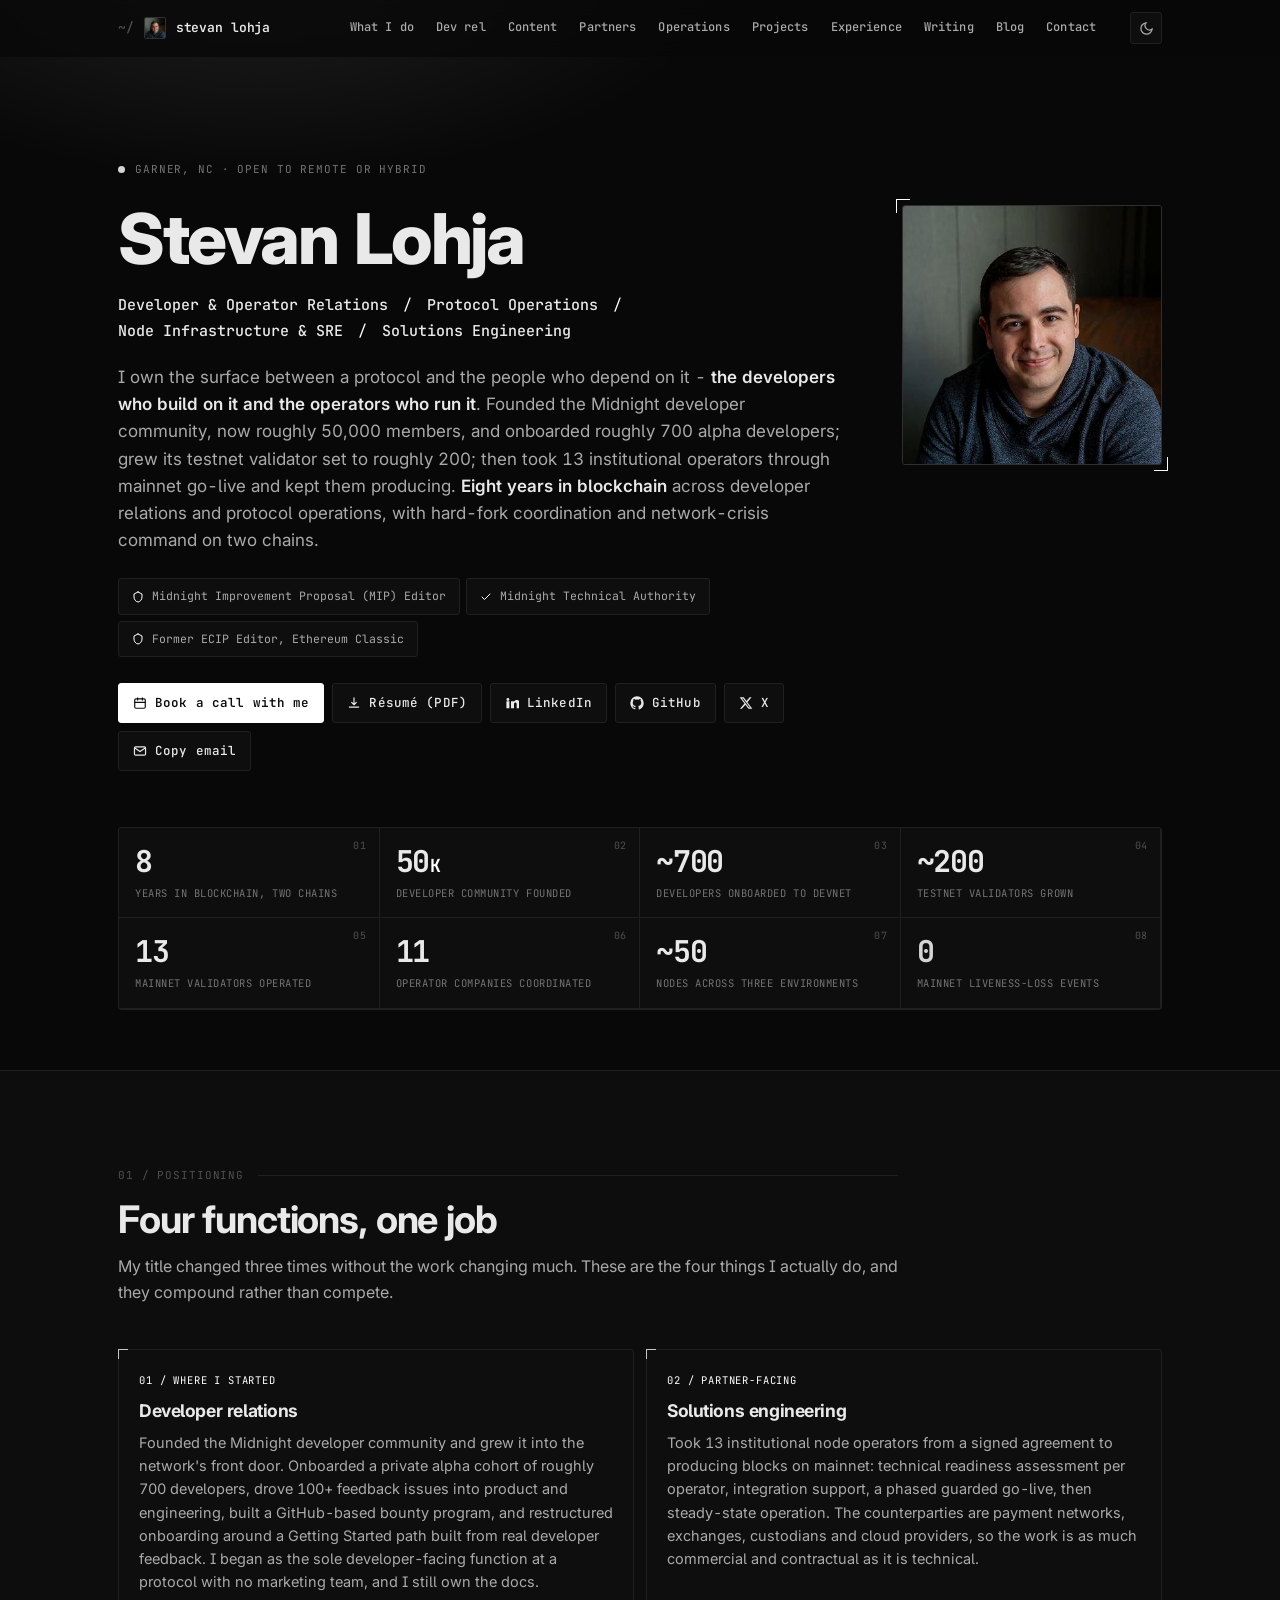
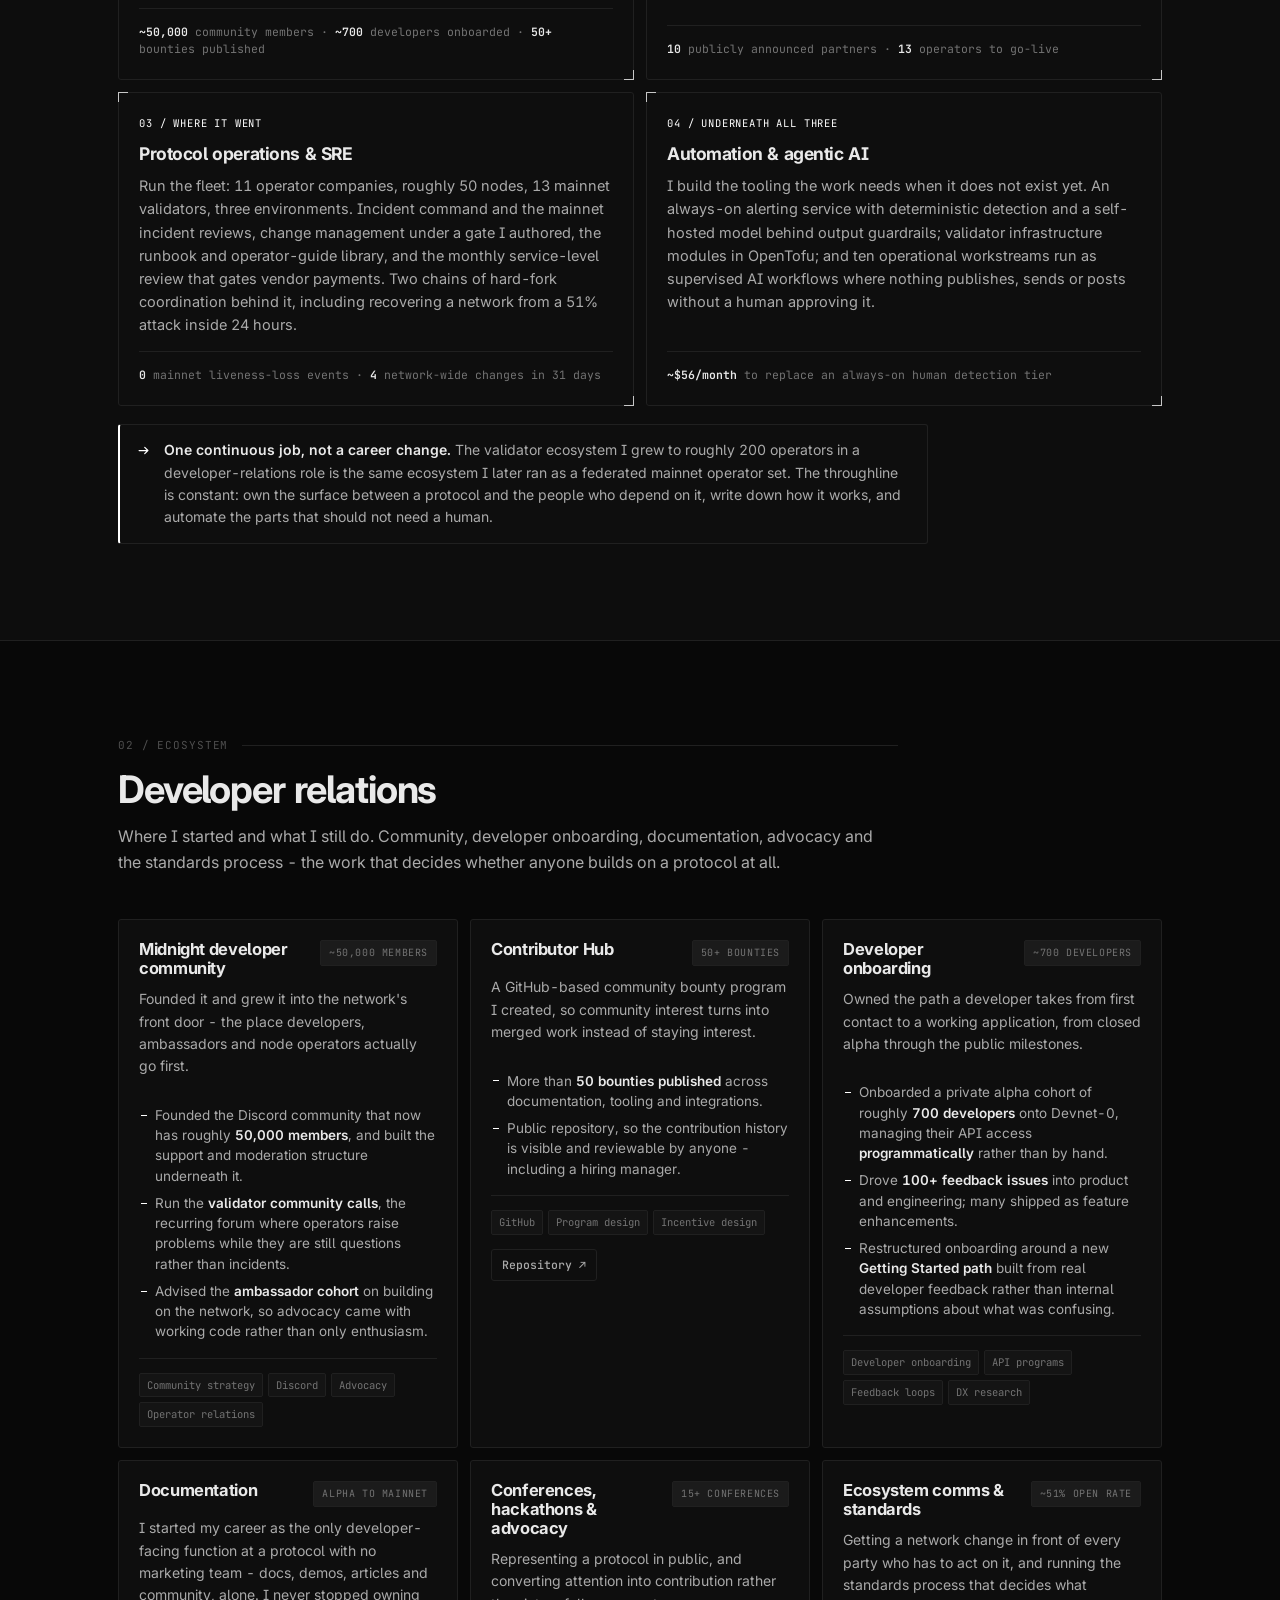
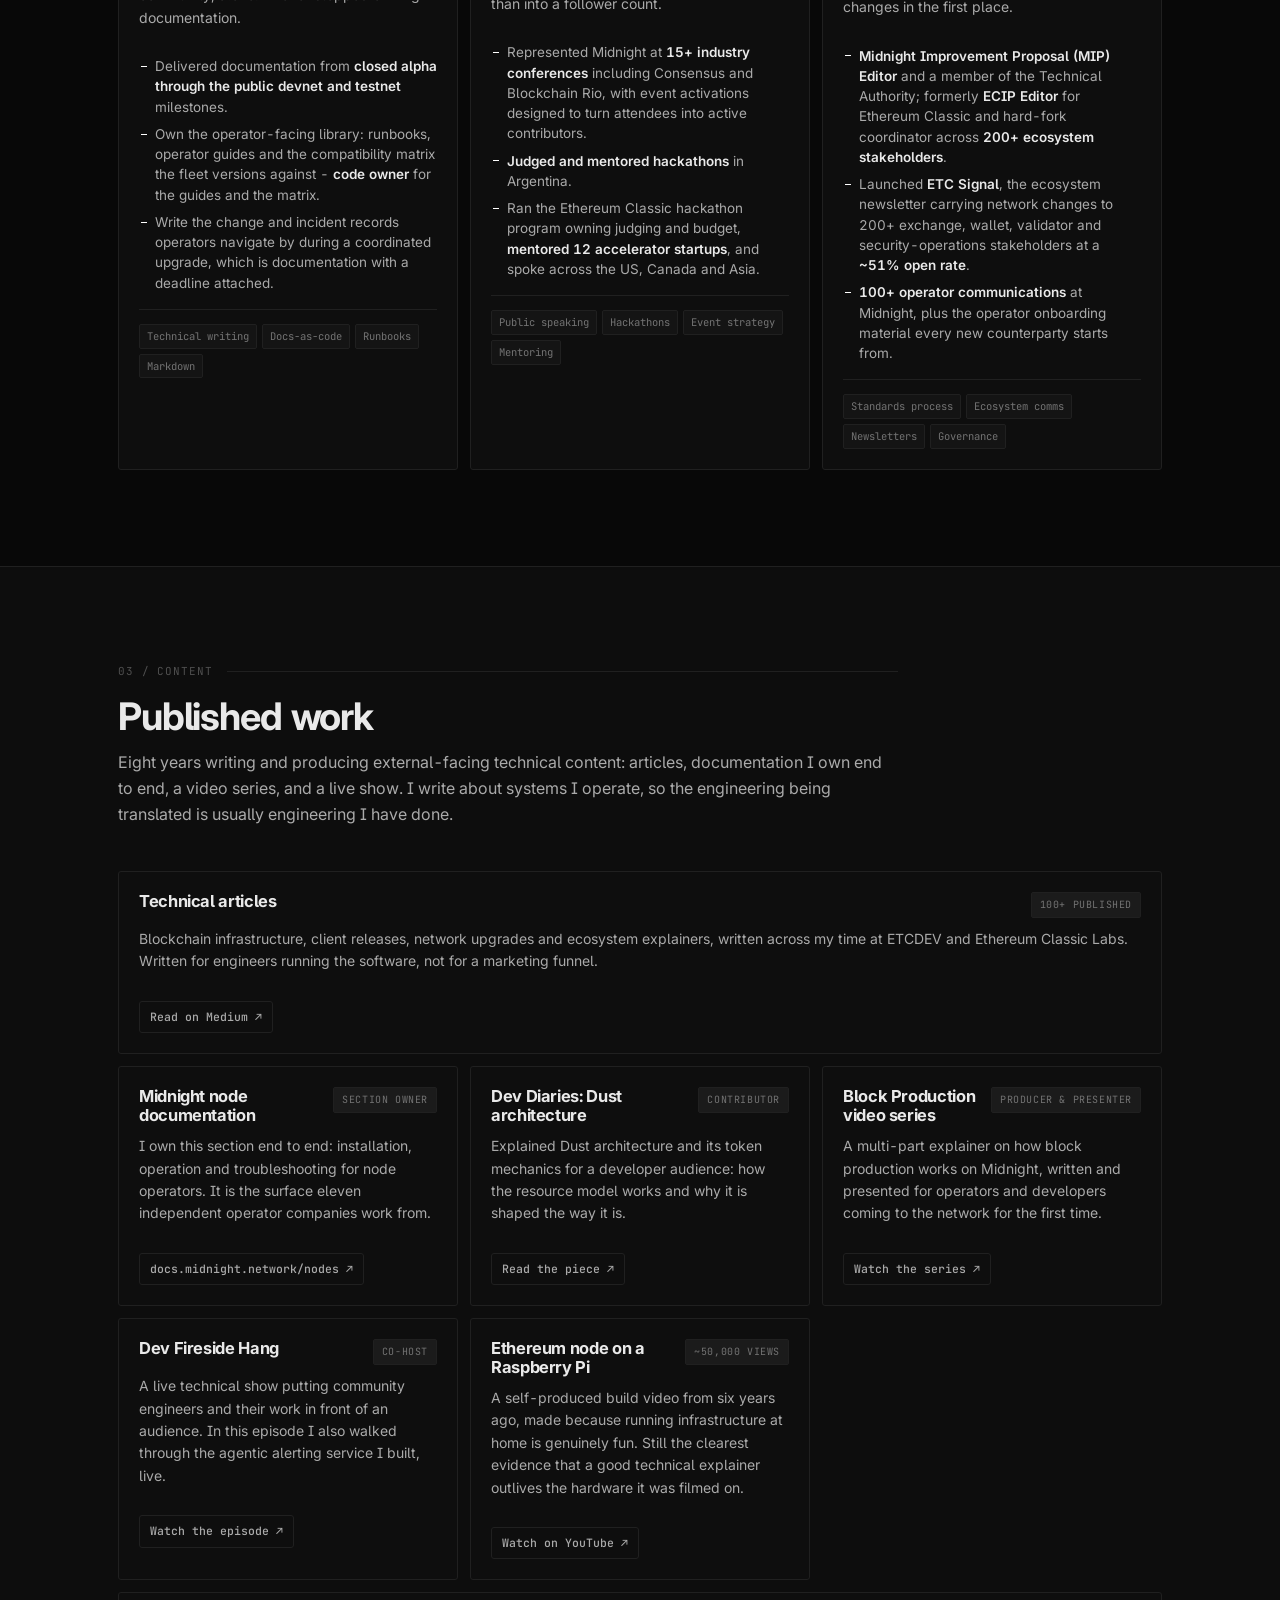
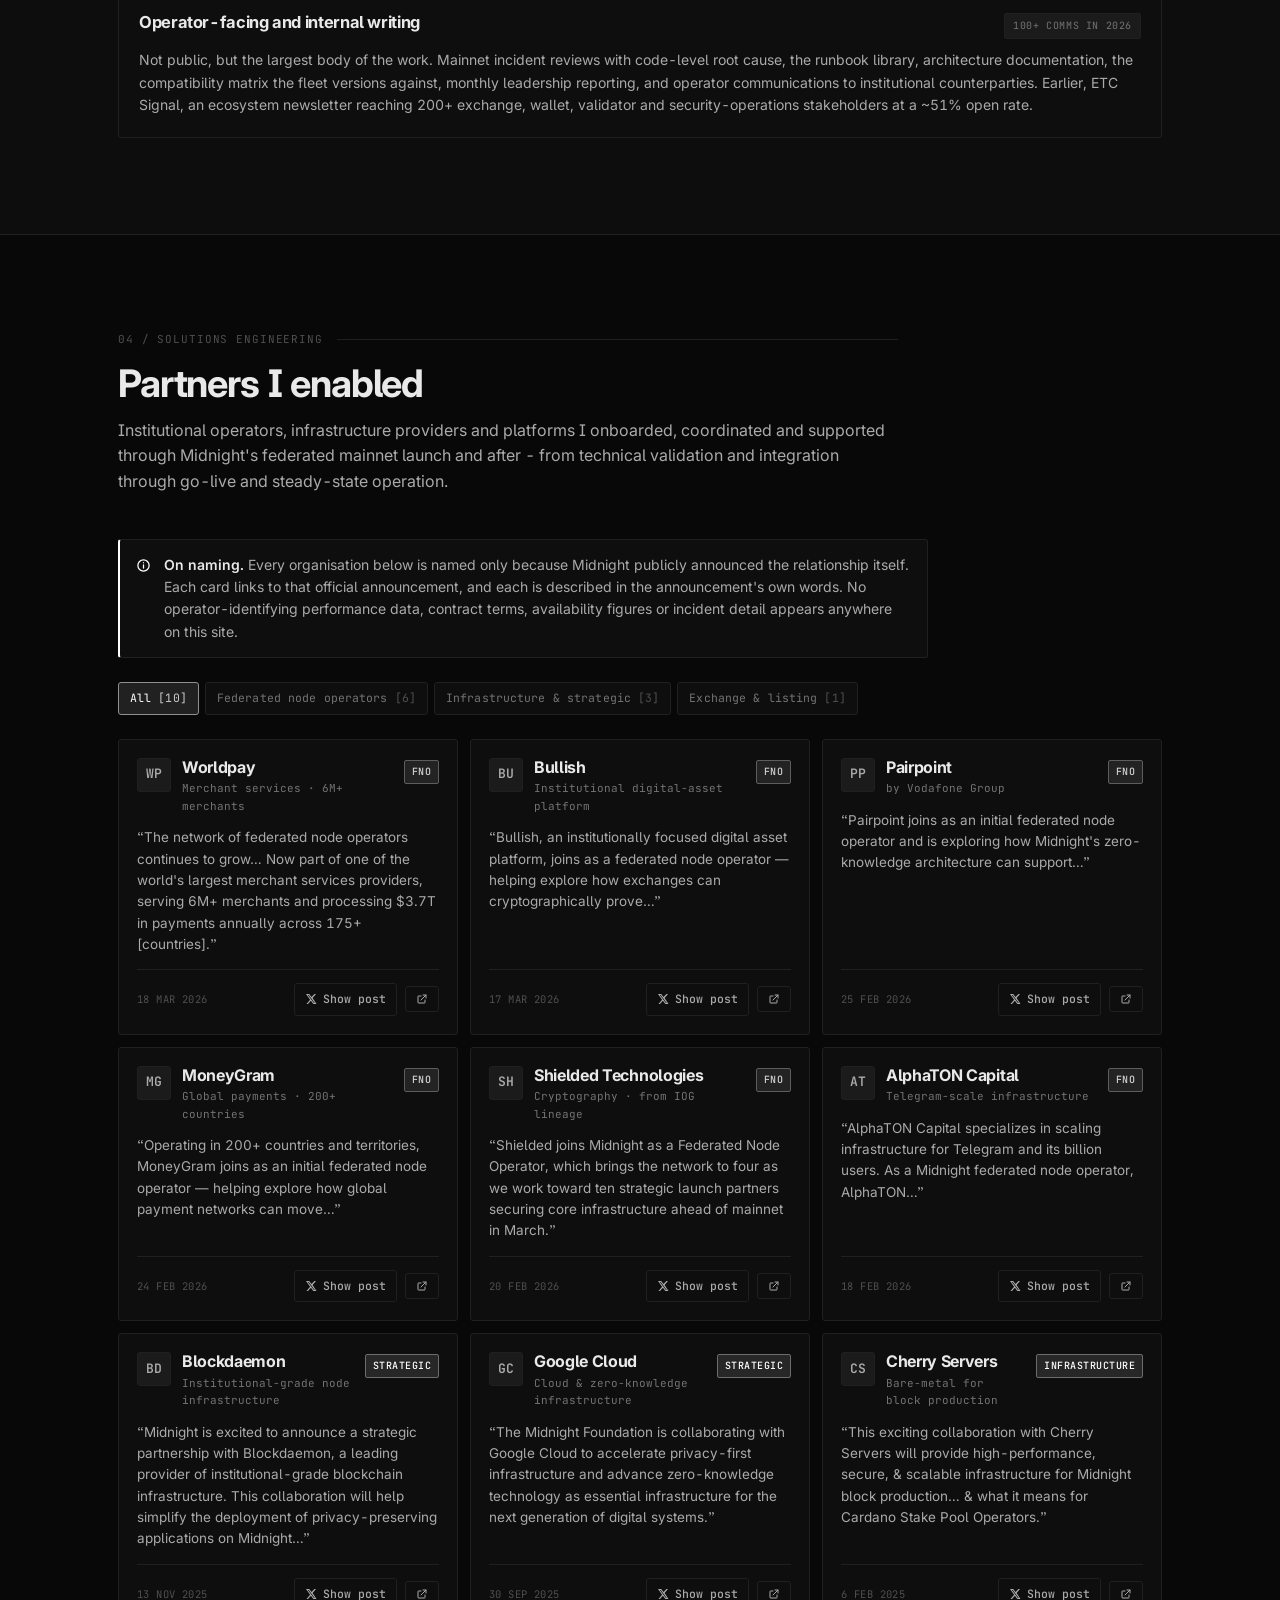
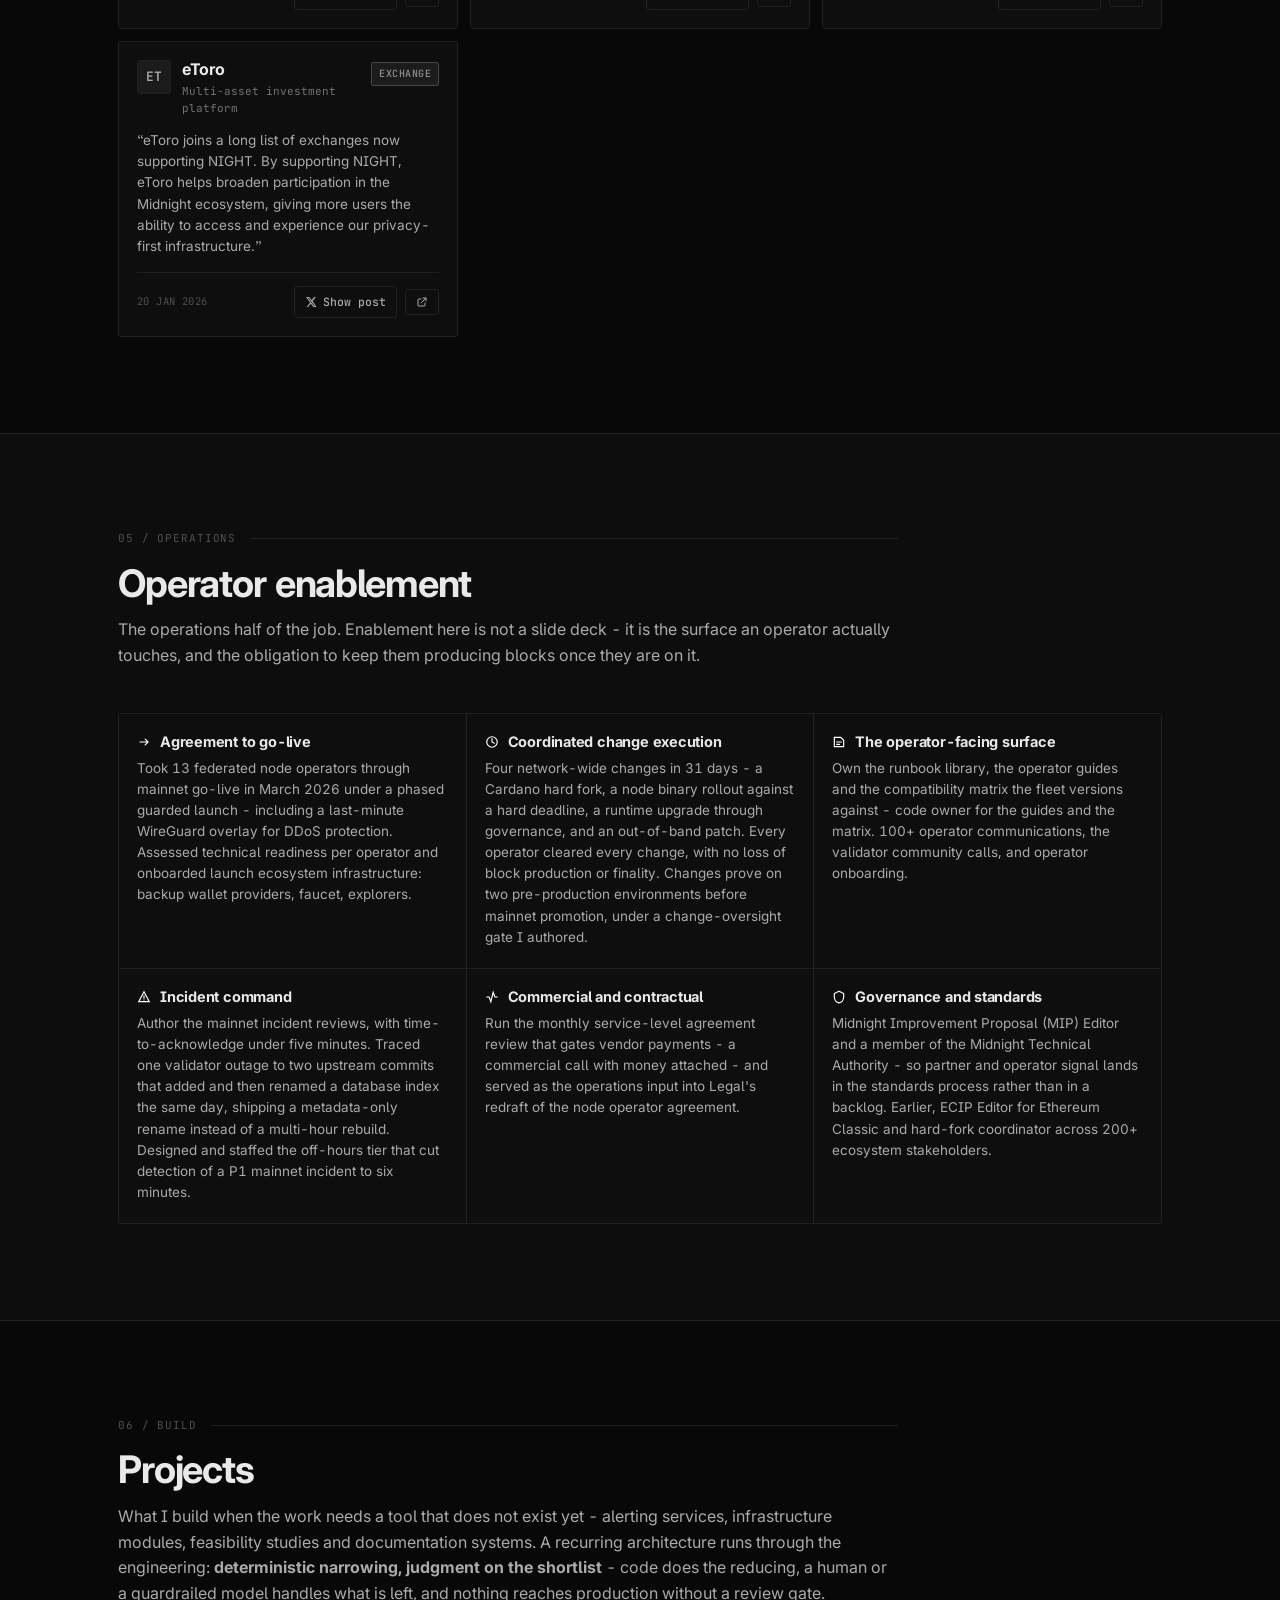
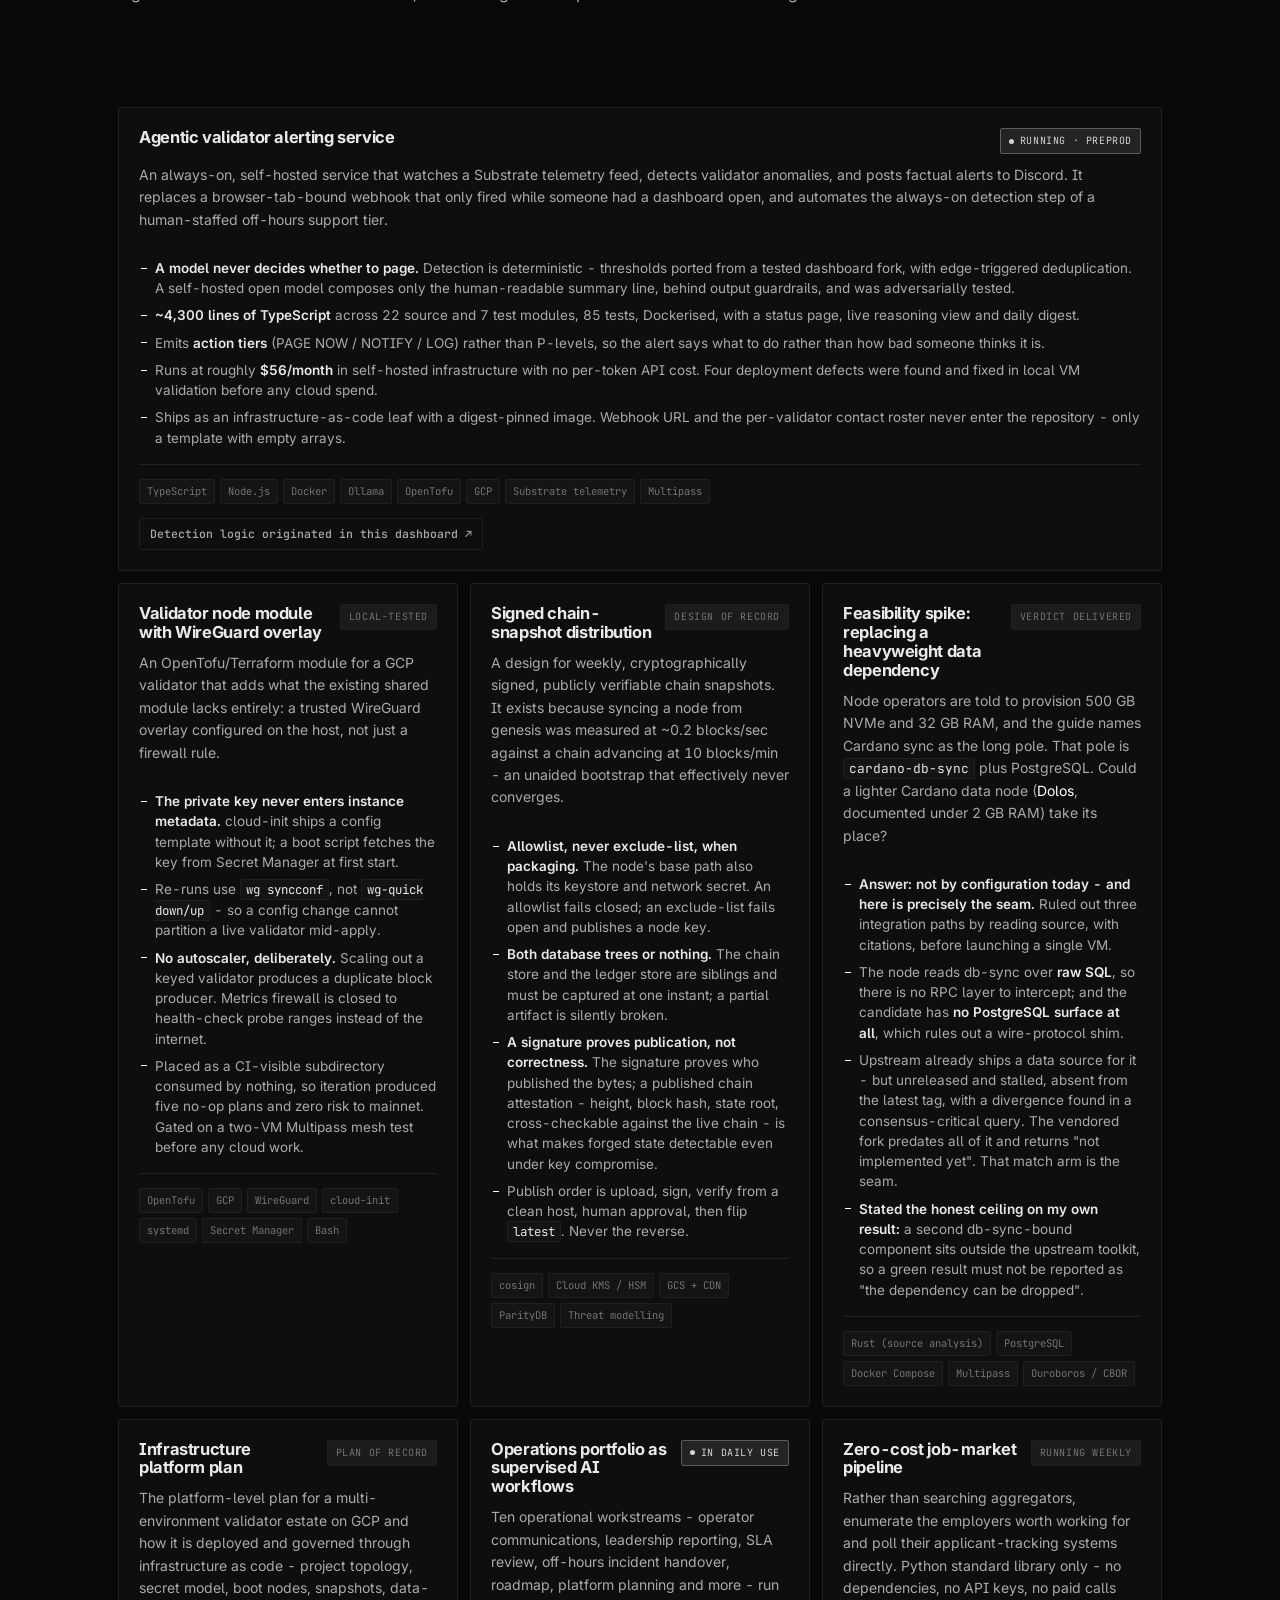
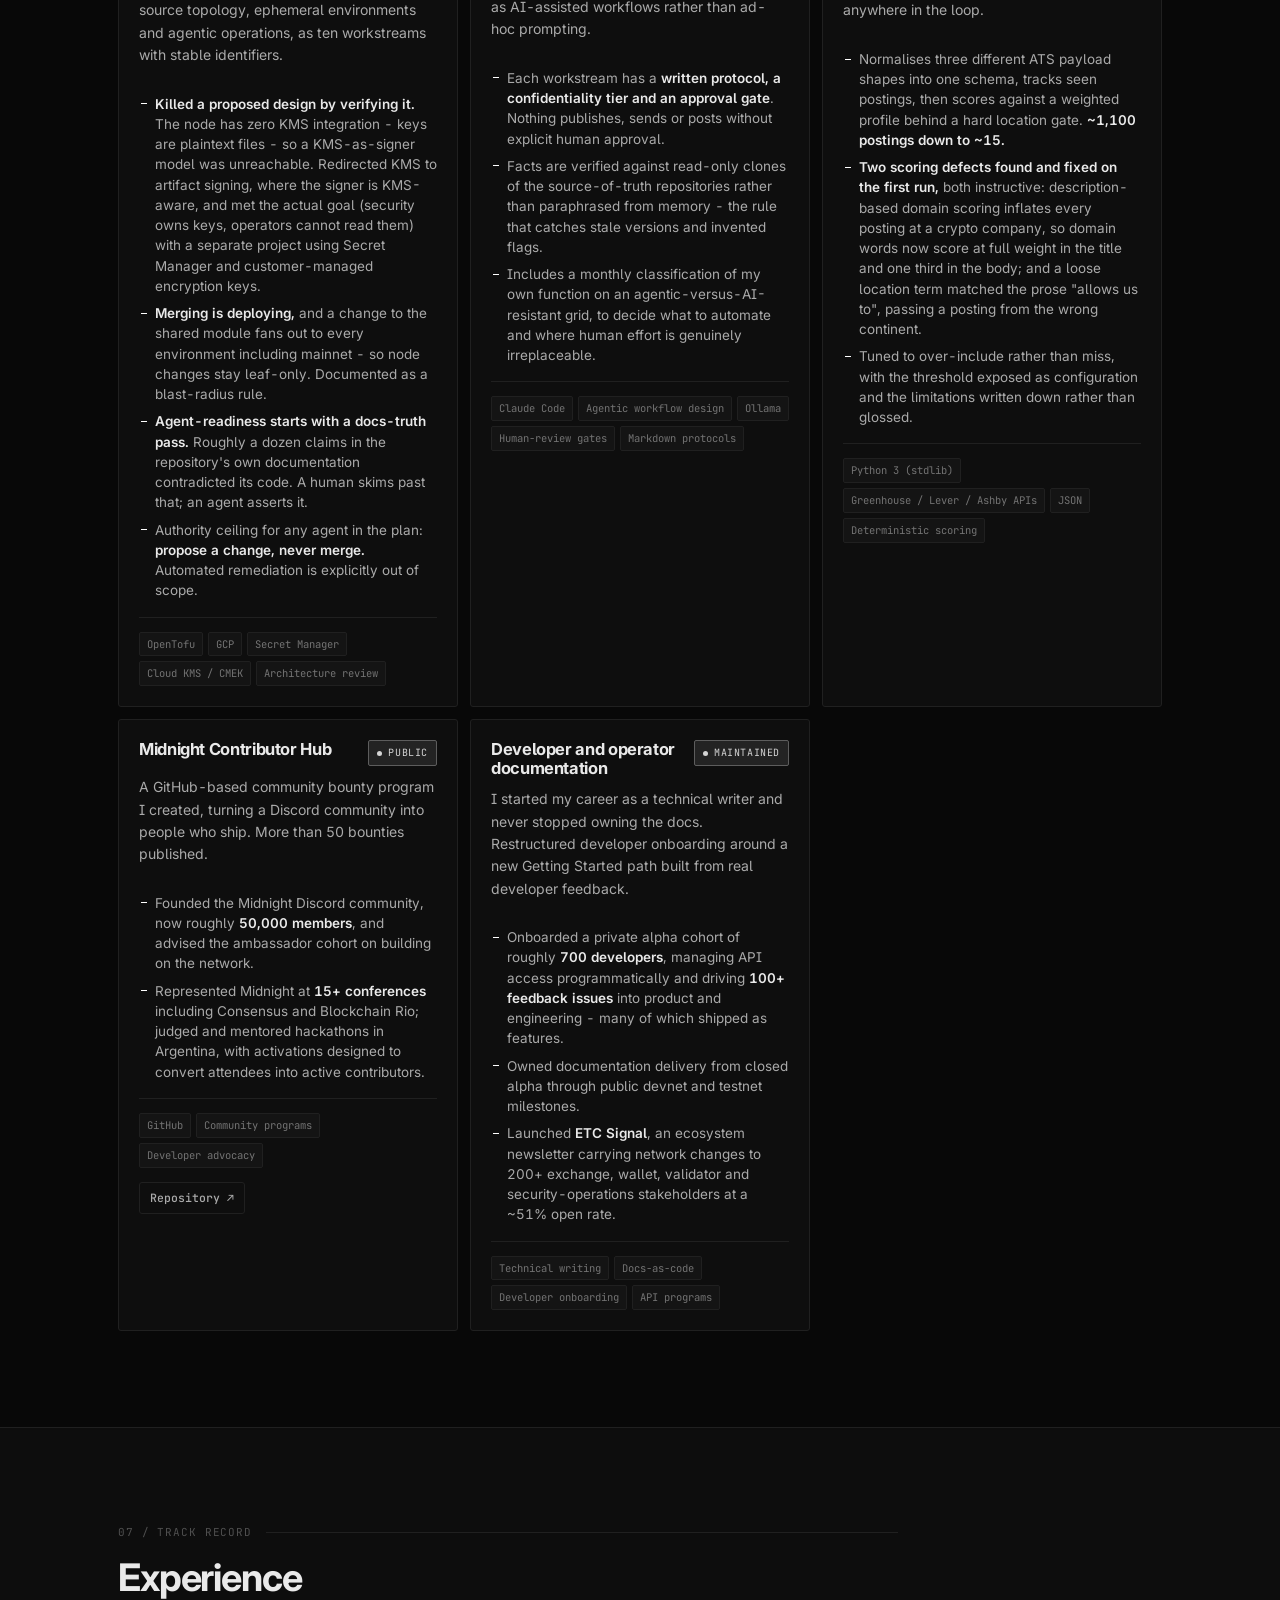
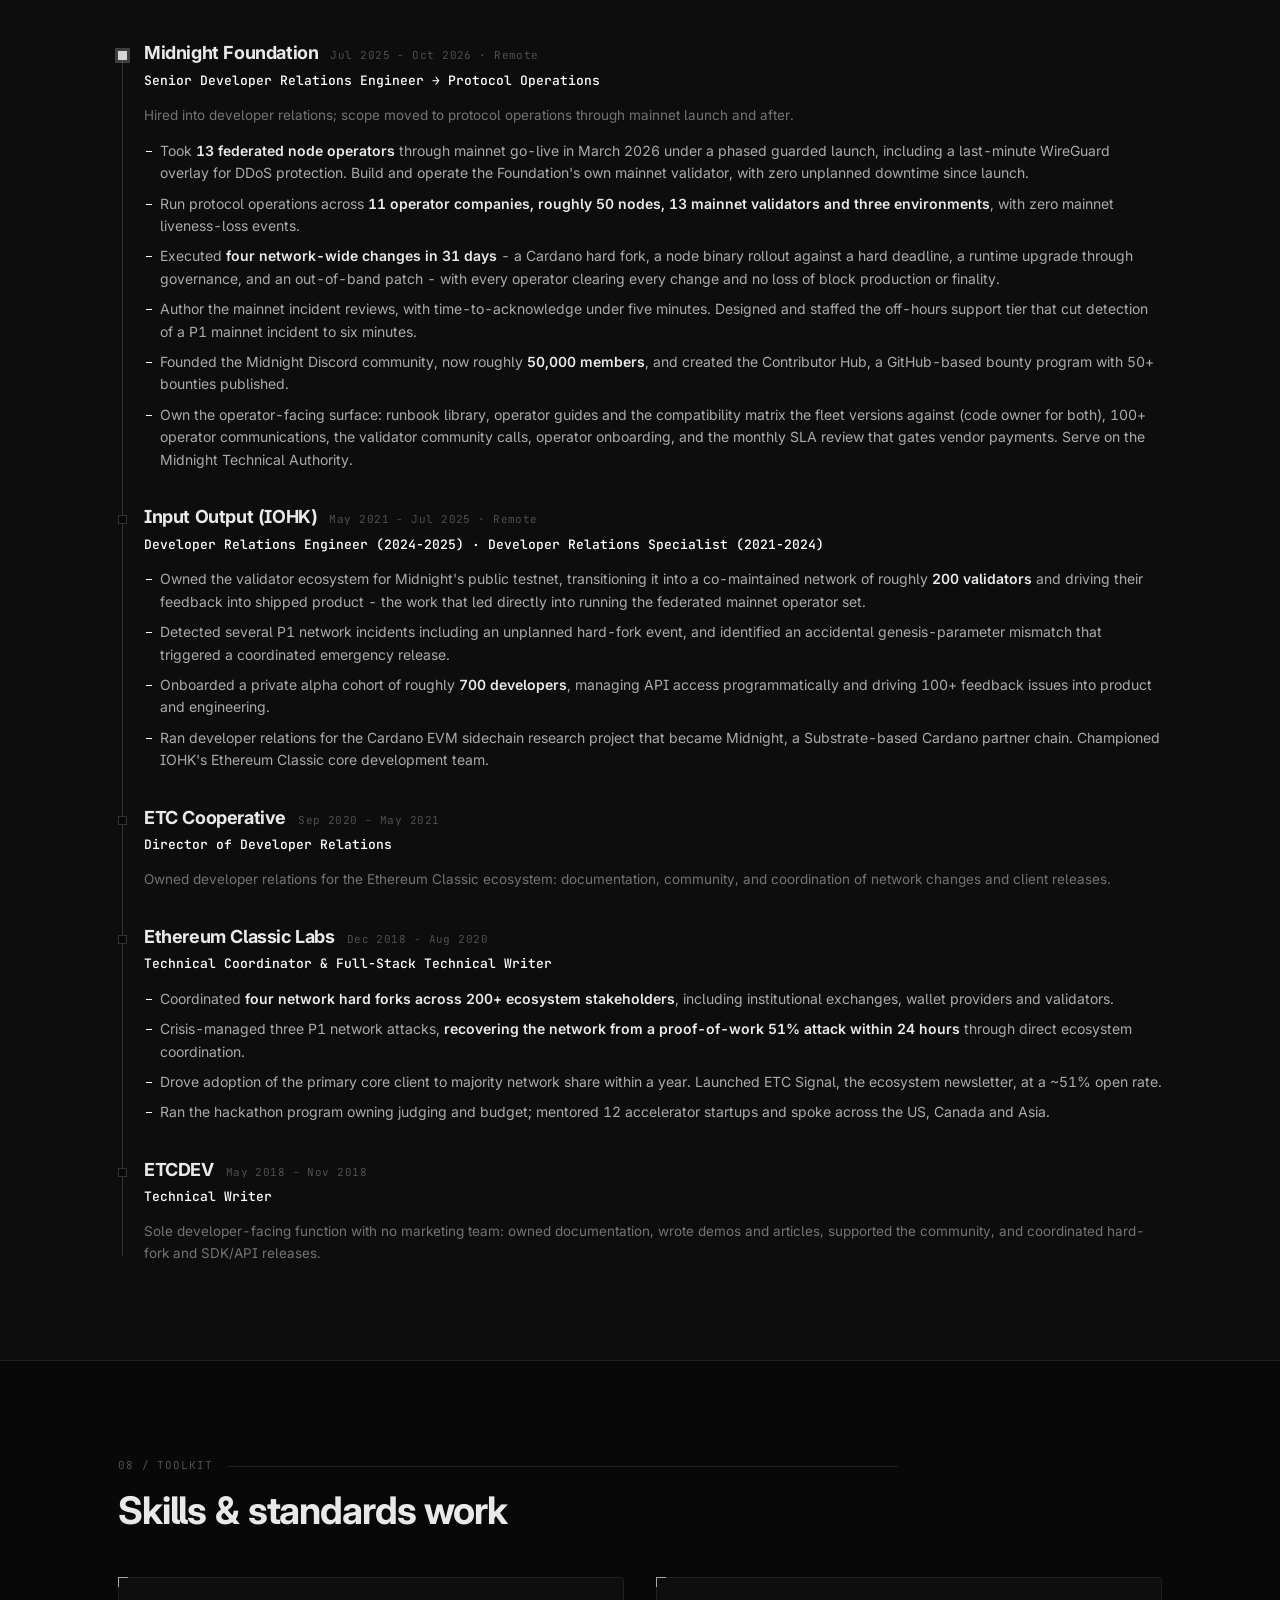
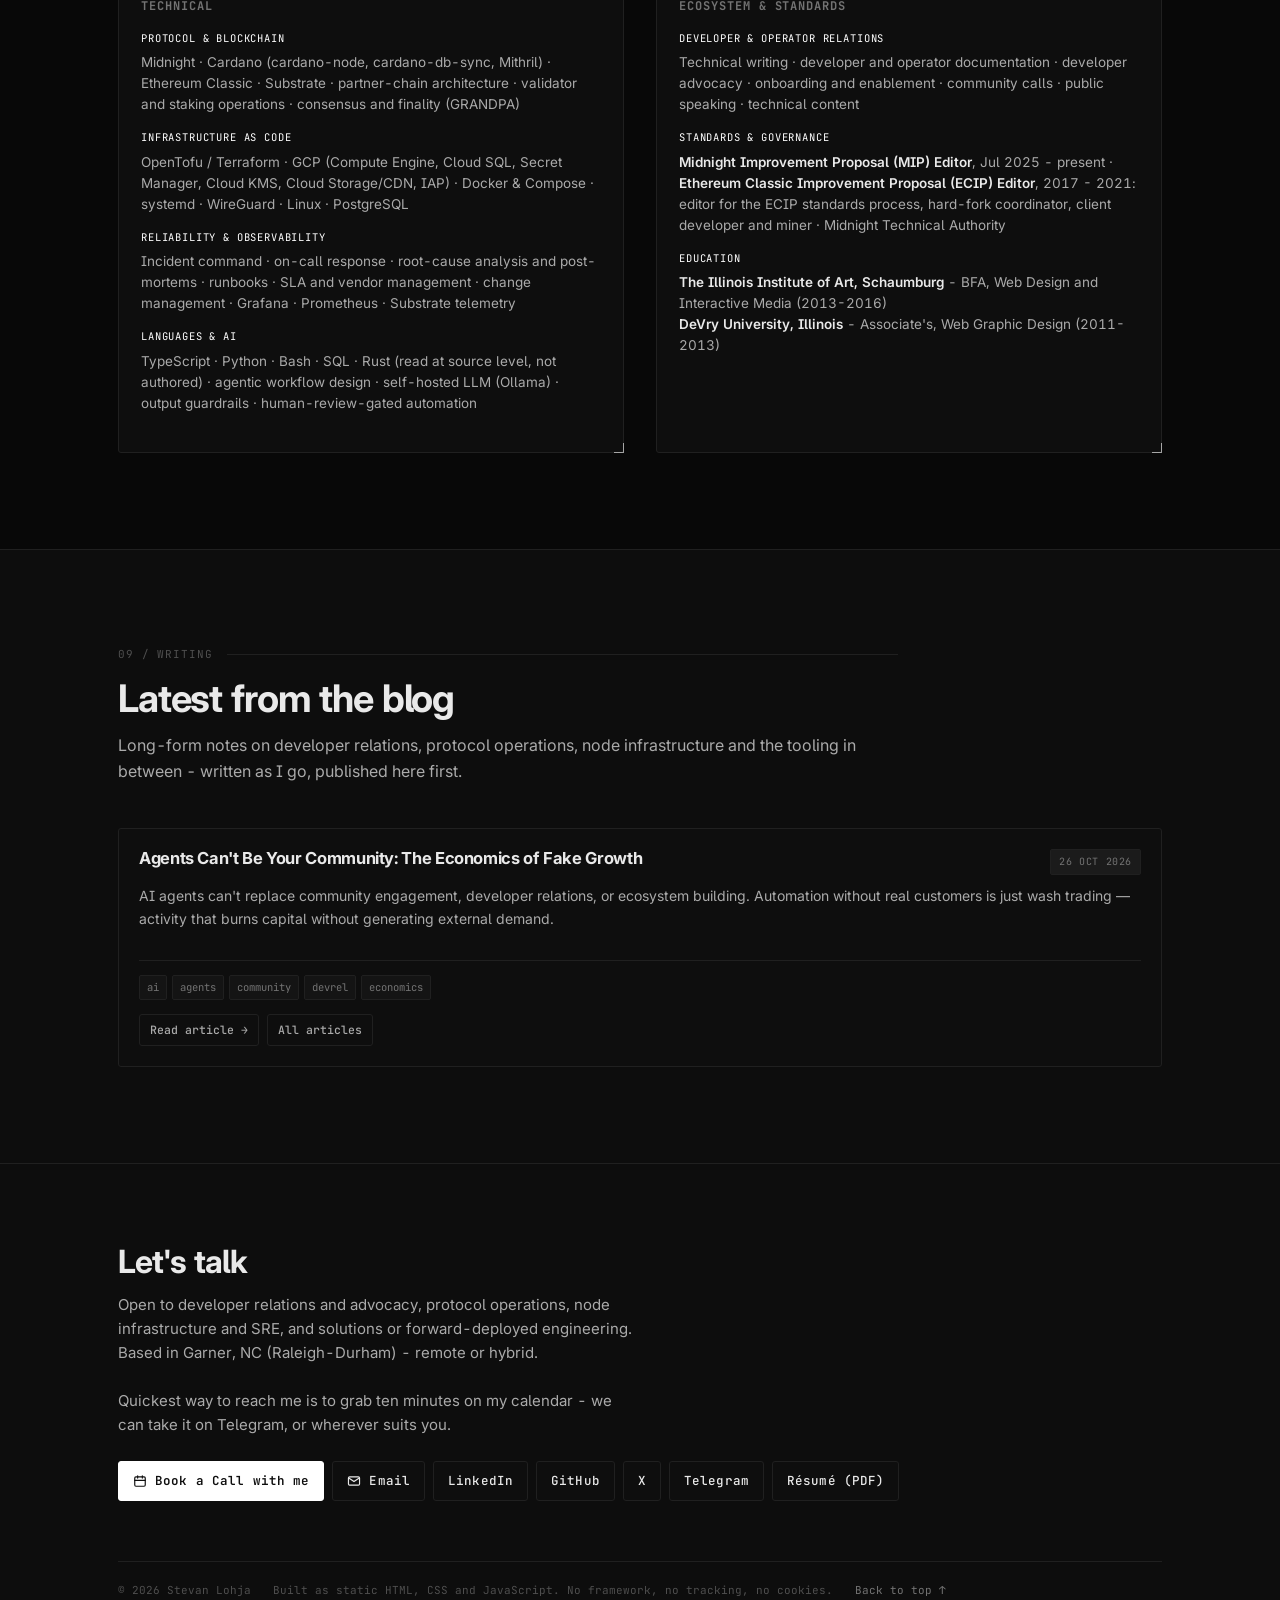
<file: index.html>
<!doctype html>
<html lang="en">
<head>
<meta charset="utf-8">
<meta name="viewport" content="width=device-width, initial-scale=1">
<title>Stevan Lohja - Developer Relations &amp; Protocol Operations</title>
<meta name="description" content="Developer relations, protocol operations and solutions engineering. Founded a developer community of roughly 50,000, onboarded roughly 700 alpha developers, then ran a federated mainnet across 11 operator companies with zero liveness-loss events.">
<meta name="author" content="Stevan Lohja">
<link rel="canonical" href="https://stevanlohja.github.io/stevanlohja/">

<meta property="og:type" content="profile">
<meta property="og:title" content="Stevan Lohja - Developer Relations &amp; Protocol Operations">
<meta property="og:description" content="Eight years in blockchain. I own the surface between a protocol and the people who depend on it - the developers who build on it and the operators who run it.">
<meta property="og:url" content="https://stevanlohja.github.io/stevanlohja/">
<meta name="twitter:card" content="summary">
<meta name="twitter:creator" content="@stevanlohja">
<meta name="twitter:site" content="@stevanlohja">
<meta name="twitter:image" content="https://stevanlohja.github.io/stevanlohja/assets/stevan-lohja.jpg">
<meta property="og:image" content="https://stevanlohja.github.io/stevanlohja/assets/stevan-lohja.jpg">
<meta property="og:image:width" content="399">
<meta property="og:image:height" content="399">
<meta property="og:image:alt" content="Stevan Lohja">

<link rel="icon" href="data:image/svg+xml,<svg xmlns='http://www.w3.org/2000/svg' viewBox='0 0 32 32'><rect width='32' height='32' rx='3' fill='%23080808'/><rect x='7' y='7' width='6' height='6' fill='%23ffffff'/><rect x='7' y='19' width='18' height='2' fill='%23ffffff' opacity='.55'/><rect x='7' y='24' width='12' height='2' fill='%23ffffff' opacity='.35'/></svg>">

<script>
/* Set the theme before first paint: a stored choice wins, otherwise dark.
   First-time visitors get dark regardless of their OS setting. */
(function(){try{var t=localStorage.getItem('sl-theme')||'dark';
document.documentElement.setAttribute('data-theme',t);}catch(e){
document.documentElement.setAttribute('data-theme','dark');}})();
</script>

<link rel="preconnect" href="https://fonts.googleapis.com">
<link rel="preconnect" href="https://fonts.gstatic.com" crossorigin>
<link rel="stylesheet" href="https://fonts.googleapis.com/css2?family=Inter:wght@400;500;600;700;800&family=JetBrains+Mono:wght@400;500;600;700&display=swap">
<link rel="stylesheet" href="css/styles.css">
<link rel="alternate" type="application/rss+xml" title="Stevan Lohja - Blog" href="blog/feed.xml">
<noscript><style>.rv{opacity:1;transform:none}</style></noscript>
</head>
<body>
<a class="skip" href="#main">Skip to content</a>

<!-- ============ NAV ============ -->
<header class="nav" id="nav">
  <div class="wrap nav__in">
    <a class="nav__brand" href="#top"><img class="nav__face" src="assets/stevan-lohja.jpg" alt="" width="24" height="24" decoding="async">stevan&nbsp;lohja</a>

    <button class="iconbtn nav__burger" id="burger" aria-label="Menu" aria-expanded="false" aria-controls="navlinks">
      <svg viewBox="0 0 24 24" fill="none" stroke="currentColor" stroke-width="2" stroke-linecap="round">
        <path d="M3 6h18M3 12h18M3 18h18"/>
      </svg>
    </button>

    <nav class="nav__links" id="navlinks" aria-label="Sections">
      <a href="#about">What I do</a>
      <a href="#devrel">Dev rel</a>
      <a href="#content">Content</a>
      <a href="#partners">Partners</a>
      <a href="#enablement">Operations</a>
      <a href="#projects">Projects</a>
      <a href="#experience">Experience</a>
      <a href="#writing">Writing</a>
      <a href="blog/">Blog</a>
      <a href="#contact">Contact</a>
    </nav>

    <div class="nav__tools">
      <button class="iconbtn" id="theme" aria-label="Toggle colour theme">
        <svg class="i-moon" viewBox="0 0 24 24" fill="none" stroke="currentColor" stroke-width="2" stroke-linecap="round">
          <path d="M21 12.8A9 9 0 1 1 11.2 3a7 7 0 0 0 9.8 9.8z"/>
        </svg>
        <svg class="i-sun" viewBox="0 0 24 24" fill="none" stroke="currentColor" stroke-width="2" stroke-linecap="round">
          <circle cx="12" cy="12" r="4"/>
          <path d="M12 2v2m0 16v2M2 12h2m16 0h2M4.9 4.9l1.4 1.4m11.4 11.4l1.4 1.4M19.1 4.9l-1.4 1.4M6.3 17.7l-1.4 1.4"/>
        </svg>
      </button>
    </div>
  </div>
</header>

<main id="main">
<span id="top"></span>

<!-- ============ HERO ============ -->
<section class="hero">
  <div class="wrap">
   <div class="hero__top">
    <figure class="hero__portrait">
      <img src="assets/stevan-lohja.jpg" alt="Stevan Lohja" width="399" height="399"
           fetchpriority="high" decoding="async">
    </figure>
    <div class="hero__intro">
    <p class="hero__kicker"><span class="pulse"></span>Garner, NC · open to remote or hybrid</p>

    <h1>Stevan Lohja</h1>

    <p class="hero__role">
      <b>Developer &amp; Operator Relations</b>
      <span class="sep">/</span>
      <b>Protocol Operations</b>
      <span class="sep">/</span>
      <b>Node Infrastructure &amp; SRE</b>
      <span class="sep">/</span>
      <b>Solutions Engineering</b>
    </p>

    <p class="hero__lede">
      I own the surface between a protocol and the people who depend on it - <strong>the developers who
      build on it and the operators who run it</strong>. Founded the Midnight developer community, now
      roughly 50,000 members, and onboarded roughly 700 alpha developers; grew its testnet validator set
      to roughly 200; then took 13 institutional operators through mainnet go-live and kept them
      producing. <strong>Eight years in blockchain</strong> across developer relations and protocol
      operations, with hard-fork coordination and network-crisis command on two chains.
    </p>

    <div class="hero__meta">
      <span>
        <svg viewBox="0 0 24 24" fill="none" stroke="currentColor" stroke-width="2" stroke-linecap="round">
          <path d="M12 2 4 6v6c0 5 3.4 9.3 8 10 4.6-.7 8-5 8-10V6l-8-4z"/></svg>
 Midnight Improvement Proposal (MIP) Editor
      </span>
      <span>
        <svg viewBox="0 0 24 24" fill="none" stroke="currentColor" stroke-width="2" stroke-linecap="round">
          <path d="M20 6 9 17l-5-5"/></svg>
 Midnight Technical Authority
      </span>
      <span>
        <svg viewBox="0 0 24 24" fill="none" stroke="currentColor" stroke-width="2" stroke-linecap="round">
          <path d="M12 2 4 6v6c0 5 3.4 9.3 8 10 4.6-.7 8-5 8-10V6l-8-4z"/></svg>
 Former ECIP Editor, Ethereum Classic
      </span>
    </div>

    <div class="cta">
      <a class="btn btn--primary" href="https://calendar.proton.me/bookings#Ib_lnHZnbcqzef6bOU5ahvtlaml2eErsViWCvzLola8=" rel="noopener">
        <svg viewBox="0 0 24 24" fill="none" stroke="currentColor" stroke-width="2" stroke-linecap="round">
          <rect x="3" y="5" width="18" height="16" rx="2"/><path d="M8 3v4M16 3v4M3 11h18"/></svg>
 Book a call with me
      </a>
      <a class="btn" href="assets/Stevan-Lohja-Resume.pdf">
        <svg viewBox="0 0 24 24" fill="none" stroke="currentColor" stroke-width="2" stroke-linecap="round">
          <path d="M12 3v12m0 0-4-4m4 4 4-4M4 19h16"/></svg>
 Résumé (PDF)
      </a>
      <a class="btn" href="https://linkedin.com/in/stevanlohja" rel="noopener">
        <svg viewBox="0 0 24 24" fill="currentColor"><path d="M4.98 3.5a2.5 2.5 0 1 1 0 5 2.5 2.5 0 0 1 0-5zM2.4 21h5.16V9.2H2.4V21zm7.9 0h5.16v-6.4c0-1.7.32-3.35 2.43-3.35 2.08 0 2.11 1.95 2.11 3.46V21H25v-7.2c0-4.36-.94-7.05-5.03-7.05-1.96 0-3.28 1.08-3.82 2.1h-.07V9.2H10.3V21z"/></svg>
 LinkedIn
      </a>
      <a class="btn" href="https://github.com/stevanlohja" rel="noopener">
        <svg viewBox="0 0 24 24" fill="currentColor"><path d="M12 .5A11.5 11.5 0 0 0 .5 12a11.5 11.5 0 0 0 7.86 10.92c.58.1.79-.25.79-.55v-2.1c-3.2.7-3.88-1.36-3.88-1.36-.53-1.34-1.29-1.7-1.29-1.7-1.05-.72.08-.7.08-.7 1.16.08 1.77 1.19 1.77 1.19 1.04 1.78 2.72 1.27 3.38.97.1-.75.4-1.27.73-1.56-2.55-.29-5.24-1.28-5.24-5.7 0-1.26.45-2.29 1.19-3.1-.12-.29-.52-1.46.11-3.05 0 0 .96-.3 3.15 1.18a10.9 10.9 0 0 1 5.74 0c2.18-1.48 3.14-1.18 3.14-1.18.63 1.59.23 2.76.12 3.05.74.81 1.18 1.84 1.18 3.1 0 4.43-2.69 5.4-5.25 5.69.41.36.78 1.06.78 2.14v3.17c0 .3.2.66.79.55A11.5 11.5 0 0 0 23.5 12A11.5 11.5 0 0 0 12 .5z"/></svg>
 GitHub
      </a>
      <a class="btn" href="https://x.com/stevanlohja" rel="noopener">
        <svg viewBox="0 0 24 24" fill="currentColor"><path d="M18.244 2.25h3.308l-7.227 8.26 8.502 11.24H16.17l-5.214-6.817L4.99 21.75H1.68l7.73-8.835L1.254 2.25H8.08l4.713 6.231zm-1.161 17.52h1.833L7.084 4.126H5.117z"/></svg>
 X
      </a>
      <button class="btn" id="copymail" data-mail="stevan.lohja.esquire546@passmail.net">
        <svg viewBox="0 0 24 24" fill="none" stroke="currentColor" stroke-width="2" stroke-linecap="round">
          <rect x="2.5" y="5" width="19" height="14" rx="2"/><path d="m3 7 9 6 9-6"/></svg>
        <span id="copymail-label">Copy email</span>
      </button>
    </div>
    </div><!-- /.hero__intro -->
   </div><!-- /.hero__top -->

    <!-- metrics: row one is ecosystem growth, row two is the operating record -->
    <ul class="metrics rv" aria-label="Record in numbers">
      <li class="metric">
        <div class="metric__v" data-count="8">8</div>
        <div class="metric__l">Years in blockchain, two chains</div>
      </li>
      <li class="metric">
        <div class="metric__v" data-count="50" data-suffix="K">50<span class="u">K</span></div>
        <div class="metric__l">Developer community founded</div>
      </li>
      <li class="metric">
        <div class="metric__v" data-count="700" data-prefix="~">~700</div>
        <div class="metric__l">Developers onboarded to devnet</div>
      </li>
      <li class="metric">
        <div class="metric__v" data-count="200" data-prefix="~">~200</div>
        <div class="metric__l">Testnet validators grown</div>
      </li>
      <li class="metric">
        <div class="metric__v" data-count="13">13</div>
        <div class="metric__l">Mainnet validators operated</div>
      </li>
      <li class="metric">
        <div class="metric__v" data-count="11">11</div>
        <div class="metric__l">Operator companies coordinated</div>
      </li>
      <li class="metric">
        <div class="metric__v" data-count="50" data-prefix="~">~50</div>
        <div class="metric__l">Nodes across three environments</div>
      </li>
      <li class="metric metric--zero">
        <div class="metric__v" data-count="0">0</div>
        <div class="metric__l">Mainnet liveness-loss events</div>
      </li>
    </ul>
  </div>
</section>

<!-- ============ WHAT I DO ============ -->
<section class="sec sec--alt" id="about">
  <div class="wrap">
    <header class="sec__head rv">
      <span class="sec__num">01 / Positioning</span>
      <h2>Four functions, one job</h2>
      <p class="sec__sub">
        My title changed three times without the work changing much. These are the four things I
        actually do, and they compound rather than compete.
      </p>
    </header>

    <div class="tri rv">
      <article class="fn">
        <span class="fn__n">01 / Where I started</span>
        <h3>Developer relations</h3>
        <p>
          Founded the Midnight developer community and grew it into the network's front door.
          Onboarded a private alpha cohort of roughly 700 developers, drove 100+ feedback issues into
          product and engineering, built a GitHub-based bounty program, and restructured onboarding
          around a Getting Started path built from real developer feedback. I began as the sole
          developer-facing function at a protocol with no marketing team, and I still own the docs.
        </p>
        <p class="fn__k"><b>~50,000</b> community members &middot; <b>~700</b> developers onboarded &middot; <b>50+</b> bounties published</p>
      </article>

      <article class="fn">
        <span class="fn__n">02 / Partner-facing</span>
        <h3>Solutions engineering</h3>
        <p>
          Took 13 institutional node operators from a signed agreement to producing blocks on mainnet:
          technical readiness assessment per operator, integration support, a phased guarded go-live,
          then steady-state operation. The counterparties are payment networks, exchanges, custodians
          and cloud providers, so the work is as much commercial and contractual as it is technical.
        </p>
        <p class="fn__k"><b>10</b> publicly announced partners &middot; <b>13</b> operators to go-live</p>
      </article>

      <article class="fn">
        <span class="fn__n">03 / Where it went</span>
        <h3>Protocol operations &amp; SRE</h3>
        <p>
          Run the fleet: 11 operator companies, roughly 50 nodes, 13 mainnet validators, three
          environments. Incident command and the mainnet incident reviews, change management under a
          gate I authored, the runbook and operator-guide library, and the monthly service-level review
          that gates vendor payments. Two chains of hard-fork coordination behind it, including
          recovering a network from a 51% attack inside 24 hours.
        </p>
        <p class="fn__k"><b>0</b> mainnet liveness-loss events &middot; <b>4</b> network-wide changes in 31 days</p>
      </article>

      <article class="fn">
        <span class="fn__n">04 / Underneath all three</span>
        <h3>Automation &amp; agentic AI</h3>
        <p>
          I build the tooling the work needs when it does not exist yet. An always-on alerting service
          with deterministic detection and a self-hosted model behind output guardrails; validator
          infrastructure modules in OpenTofu; and ten operational workstreams run as supervised AI
          workflows where nothing publishes, sends or posts without a human approving it.
        </p>
        <p class="fn__k"><b>~$56/month</b> to replace an always-on human detection tier</p>
      </article>
    </div>

    <div class="note rv" style="margin-top:18px;margin-bottom:0">
      <svg viewBox="0 0 24 24" fill="none" stroke="currentColor" stroke-width="2" stroke-linecap="round">
        <path d="M5 12h14m0 0-5-5m5 5-5 5"/></svg>
      <p>
        <strong>One continuous job, not a career change.</strong> The validator ecosystem I grew to
        roughly 200 operators in a developer-relations role is the same ecosystem I later ran as a
        federated mainnet operator set. The throughline is constant: own the surface between a protocol
        and the people who depend on it, write down how it works, and automate the parts that should
        not need a human.
      </p>
    </div>
  </div>
</section>

<!-- ============ DEVELOPER RELATIONS ============ -->
<section class="sec" id="devrel">
  <div class="wrap">
    <header class="sec__head rv">
      <span class="sec__num">02 / Ecosystem</span>
      <h2>Developer relations</h2>
      <p class="sec__sub">
        Where I started and what I still do. Community, developer onboarding, documentation, advocacy
        and the standards process - the work that decides whether anyone builds on a protocol at all.
      </p>
    </header>

    <div class="jgrid">

      <article class="jcard rv">
        <div class="jcard__head">
          <h3>Midnight developer community</h3>
          <span class="jcard__state jcard__state--metric">~50,000 members</span>
        </div>
        <p>
          Founded it and grew it into the network's front door - the place developers, ambassadors and
          node operators actually go first.
        </p>
        <ul class="jcard__facts">
          <li>Founded the Discord community that now has roughly <strong>50,000 members</strong>, and built the support and moderation structure underneath it.</li>
          <li>Run the <strong>validator community calls</strong>, the recurring forum where operators raise problems while they are still questions rather than incidents.</li>
          <li>Advised the <strong>ambassador cohort</strong> on building on the network, so advocacy came with working code rather than only enthusiasm.</li>
        </ul>
        <ul class="stack"><li>Community strategy</li><li>Discord</li><li>Advocacy</li><li>Operator relations</li></ul>
      </article>

      <article class="jcard rv">
        <div class="jcard__head">
          <h3>Contributor Hub</h3>
          <span class="jcard__state jcard__state--metric">50+ bounties</span>
        </div>
        <p>
          A GitHub-based community bounty program I created, so community interest turns into merged
          work instead of staying interest.
        </p>
        <ul class="jcard__facts">
          <li>More than <strong>50 bounties published</strong> across documentation, tooling and integrations.</li>
          <li>Public repository, so the contribution history is visible and reviewable by anyone - including a hiring manager.</li>
        </ul>
        <ul class="stack"><li>GitHub</li><li>Program design</li><li>Incentive design</li></ul>
        <div class="jcard__links">
          <a class="tinybtn" href="https://github.com/midnightntwrk/contributor-hub" rel="noopener">Repository &#8599;</a>
        </div>
      </article>

      <article class="jcard rv">
        <div class="jcard__head">
          <h3>Developer onboarding</h3>
          <span class="jcard__state jcard__state--metric">~700 developers</span>
        </div>
        <p>
          Owned the path a developer takes from first contact to a working application, from closed
          alpha through the public milestones.
        </p>
        <ul class="jcard__facts">
          <li>Onboarded a private alpha cohort of roughly <strong>700 developers</strong> onto Devnet-0, managing their API access <strong>programmatically</strong> rather than by hand.</li>
          <li>Drove <strong>100+ feedback issues</strong> into product and engineering; many shipped as feature enhancements.</li>
          <li>Restructured onboarding around a new <strong>Getting Started path</strong> built from real developer feedback rather than internal assumptions about what was confusing.</li>
        </ul>
        <ul class="stack"><li>Developer onboarding</li><li>API programs</li><li>Feedback loops</li><li>DX research</li></ul>
      </article>

      <article class="jcard rv">
        <div class="jcard__head">
          <h3>Documentation</h3>
          <span class="jcard__state jcard__state--metric">Alpha to mainnet</span>
        </div>
        <p>
          I started my career as the only developer-facing function at a protocol with no marketing
          team - docs, demos, articles and community, alone. I never stopped owning documentation.
        </p>
        <ul class="jcard__facts">
          <li>Delivered documentation from <strong>closed alpha through the public devnet and testnet</strong> milestones.</li>
          <li>Own the operator-facing library: runbooks, operator guides and the compatibility matrix the fleet versions against - <strong>code owner</strong> for the guides and the matrix.</li>
          <li>Write the change and incident records operators navigate by during a coordinated upgrade, which is documentation with a deadline attached.</li>
        </ul>
        <ul class="stack"><li>Technical writing</li><li>Docs-as-code</li><li>Runbooks</li><li>Markdown</li></ul>
      </article>

      <article class="jcard rv">
        <div class="jcard__head">
          <h3>Conferences, hackathons &amp; advocacy</h3>
          <span class="jcard__state jcard__state--metric">15+ conferences</span>
        </div>
        <p>
          Representing a protocol in public, and converting attention into contribution rather than
          into a follower count.
        </p>
        <ul class="jcard__facts">
          <li>Represented Midnight at <strong>15+ industry conferences</strong> including Consensus and Blockchain Rio, with event activations designed to turn attendees into active contributors.</li>
          <li><strong>Judged and mentored hackathons</strong> in Argentina.</li>
          <li>Ran the Ethereum Classic hackathon program owning judging and budget, <strong>mentored 12 accelerator startups</strong>, and spoke across the US, Canada and Asia.</li>
        </ul>
        <ul class="stack"><li>Public speaking</li><li>Hackathons</li><li>Event strategy</li><li>Mentoring</li></ul>
      </article>

      <article class="jcard rv">
        <div class="jcard__head">
          <h3>Ecosystem comms &amp; standards</h3>
          <span class="jcard__state jcard__state--metric">~51% open rate</span>
        </div>
        <p>
          Getting a network change in front of every party who has to act on it, and running the
          standards process that decides what changes in the first place.
        </p>
        <ul class="jcard__facts">
          <li><strong>Midnight Improvement Proposal (MIP) Editor</strong> and a member of the Technical Authority; formerly <strong>ECIP Editor</strong> for Ethereum Classic and hard-fork coordinator across <strong>200+ ecosystem stakeholders</strong>.</li>
          <li>Launched <strong>ETC Signal</strong>, the ecosystem newsletter carrying network changes to 200+ exchange, wallet, validator and security-operations stakeholders at a <strong>~51% open rate</strong>.</li>
          <li><strong>100+ operator communications</strong> at Midnight, plus the operator onboarding material every new counterparty starts from.</li>
        </ul>
        <ul class="stack"><li>Standards process</li><li>Ecosystem comms</li><li>Newsletters</li><li>Governance</li></ul>
      </article>

    </div>
  </div>
</section>

<!-- ============ CONTENT ============ -->
<section class="sec sec--alt" id="content">
  <div class="wrap">
    <header class="sec__head rv">
      <span class="sec__num">03 / Content</span>
      <h2>Published work</h2>
      <p class="sec__sub">
        Eight years writing and producing external-facing technical content: articles, documentation
        I own end to end, a video series, and a live show. I write about systems I operate, so the
        engineering being translated is usually engineering I have done.
      </p>
    </header>

    <div class="jgrid" id="cgrid">

      <article class="jcard jcard--wide rv">
        <div class="jcard__head">
          <h3>Technical articles</h3>
          <span class="jcard__state jcard__state--metric">100+ published</span>
        </div>
        <p>
          Blockchain infrastructure, client releases, network upgrades and ecosystem explainers,
          written across my time at ETCDEV and Ethereum Classic Labs. Written for engineers running
          the software, not for a marketing funnel.
        </p>
        <div class="jcard__links">
          <a class="tinybtn" href="https://medium.com/@stevanlohja" rel="noopener">Read on Medium &#8599;</a>
        </div>
      </article>

      <article class="jcard rv">
        <div class="jcard__head">
          <h3>Midnight node documentation</h3>
          <span class="jcard__state jcard__state--metric">Section owner</span>
        </div>
        <p>
          I own this section end to end: installation, operation and troubleshooting for node
          operators. It is the surface eleven independent operator companies work from.
        </p>
        <div class="jcard__links">
          <a class="tinybtn" href="https://docs.midnight.network/nodes" rel="noopener">docs.midnight.network/nodes &#8599;</a>
        </div>
      </article>

      <article class="jcard rv">
        <div class="jcard__head">
          <h3>Dev Diaries: Dust architecture</h3>
          <span class="jcard__state">Contributor</span>
        </div>
        <p>
          Explained Dust architecture and its token mechanics for a developer audience: how the
          resource model works and why it is shaped the way it is.
        </p>
        <div class="jcard__links">
          <a class="tinybtn" href="https://docs.midnight.network/concepts/dust-architecture" rel="noopener">Read the piece &#8599;</a>
        </div>
      </article>

      <article class="jcard rv">
        <div class="jcard__head">
          <h3>Block Production video series</h3>
          <span class="jcard__state">Producer &amp; presenter</span>
        </div>
        <p>
          A multi-part explainer on how block production works on Midnight, written and presented for
          operators and developers coming to the network for the first time.
        </p>
        <div class="jcard__links">
          <a class="tinybtn" href="https://www.youtube.com/playlist?list=PLqJ3EWdUSwwKDZugH9Ngm4IXlQWC-WXvR" rel="noopener">Watch the series &#8599;</a>
        </div>
      </article>

      <article class="jcard rv">
        <div class="jcard__head">
          <h3>Dev Fireside Hang</h3>
          <span class="jcard__state">Co-host</span>
        </div>
        <p>
          A live technical show putting community engineers and their work in front of an audience.
          In this episode I also walked through the agentic alerting service I built, live.
        </p>
        <div class="jcard__links">
          <a class="tinybtn" href="https://www.youtube.com/live/PMXy70C1z2A" rel="noopener">Watch the episode &#8599;</a>
        </div>
      </article>

      <article class="jcard rv">
        <div class="jcard__head">
          <h3>Ethereum node on a Raspberry Pi</h3>
          <span class="jcard__state jcard__state--metric">~50,000 views</span>
        </div>
        <p>
          A self-produced build video from six years ago, made because running infrastructure at home
          is genuinely fun. Still the clearest evidence that a good technical explainer outlives the
          hardware it was filmed on.
        </p>
        <div class="jcard__links">
          <a class="tinybtn" href="https://youtu.be/z43gj3xlQJc" rel="noopener">Watch on YouTube &#8599;</a>
        </div>
      </article>

      <article class="jcard jcard--wide rv">
        <div class="jcard__head">
          <h3>Operator-facing and internal writing</h3>
          <span class="jcard__state jcard__state--metric">100+ comms in 2026</span>
        </div>
        <p>
          Not public, but the largest body of the work. Mainnet incident reviews with code-level root
          cause, the runbook library, architecture documentation, the compatibility matrix the fleet
          versions against, monthly leadership reporting, and operator communications to institutional
          counterparties. Earlier, ETC Signal, an ecosystem newsletter reaching 200+ exchange, wallet,
          validator and security-operations stakeholders at a ~51% open rate.
        </p>
      </article>

    </div>
  </div>
</section>

<!-- ============ PARTNERS ============ -->
<section class="sec" id="partners">
  <div class="wrap">
    <header class="sec__head rv">
      <span class="sec__num">04 / Solutions engineering</span>
      <h2>Partners I enabled</h2>
      <p class="sec__sub">
 Institutional operators, infrastructure providers and platforms I onboarded, coordinated and
 supported through Midnight's federated mainnet launch and after - from technical validation and
 integration through go-live and steady-state operation.
      </p>
    </header>

    <div class="note rv">
      <svg viewBox="0 0 24 24" fill="none" stroke="currentColor" stroke-width="2" stroke-linecap="round">
        <circle cx="12" cy="12" r="9"/><path d="M12 16v-5m0-3.5v.01"/></svg>
      <p>
        <strong>On naming.</strong> Every organisation below is named only because Midnight publicly
 announced the relationship itself. Each card links to that official announcement, and each is
 described in the announcement's own words. No operator-identifying performance data, contract
 terms, availability figures or incident detail appears anywhere on this site.
      </p>
    </div>

    <div class="filters rv" id="pfilters" role="group" aria-label="Filter partners by type">
      <button class="chip" data-pf="all" aria-pressed="true">All<span class="n">10</span></button>
      <button class="chip" data-pf="fno" aria-pressed="false">Federated node operators<span class="n">6</span></button>
      <button class="chip" data-pf="infra" aria-pressed="false">Infrastructure &amp; strategic<span class="n">3</span></button>
      <button class="chip" data-pf="exch" aria-pressed="false">Exchange &amp; listing<span class="n">1</span></button>
    </div>

    <div class="pgrid" id="pgrid">

      <!-- Worldpay -->
      <article class="pcard rv" data-cat="fno">
        <div class="pcard__top">
          <div class="pcard__mark" aria-hidden="true">WP</div>
          <div class="pcard__id">
            <h3>Worldpay</h3>
            <p class="pcard__sub">Merchant services · 6M+ merchants</p>
          </div>
          <span class="tag tag--fno">FNO</span>
        </div>
 <p class="pcard__quote">
          “The network of federated node operators continues to grow… Now part of one of the world's
          largest merchant services providers, serving 6M+ merchants and processing $3.7T in payments
          annually across 175+ [countries].”
        </p>
        <div class="pcard__foot">
          <span class="pcard__date">18 Mar 2026</span>
          <button class="tinybtn" data-tweet="2034280535531409460">
            <svg viewBox="0 0 24 24" fill="currentColor"><path d="M18.9 2H22l-6.8 7.8L23 22h-6.3l-4.9-6.4L6 22H3l7.2-8.3L2 2h6.4l4.6 6.1L18.9 2zm-1.1 18h1.7L7.4 3.8H5.6L17.8 20z"/></svg>
 Show post
          </button>
          <a class="tinybtn tinybtn--icon" href="https://x.com/midnightfdn/status/2034280535531409460" rel="noopener" aria-label="Read the announcement on x.com" title="Read the announcement on x.com"><svg viewBox="0 0 24 24" fill="none" stroke="currentColor" stroke-width="2" stroke-linecap="round"><path d="M14 4h6v6"/><path d="M20 4 10 14"/><path d="M18 14v5a1 1 0 0 1-1 1H5a1 1 0 0 1-1-1V7a1 1 0 0 1 1-1h5"/></svg></a>
        </div>
        <div class="pcard__embed" data-embed-for="2034280535531409460"></div>
      </article>

      <!-- Bullish -->
      <article class="pcard rv" data-cat="fno">
        <div class="pcard__top">
          <div class="pcard__mark" aria-hidden="true">BU</div>
          <div class="pcard__id">
            <h3>Bullish</h3>
            <p class="pcard__sub">Institutional digital-asset platform</p>
          </div>
          <span class="tag tag--fno">FNO</span>
        </div>
 <p class="pcard__quote">
          “Bullish, an institutionally focused digital asset platform, joins as a federated node
          operator — helping explore how exchanges can cryptographically prove…”
        </p>
        <div class="pcard__foot">
          <span class="pcard__date">17 Mar 2026</span>
          <button class="tinybtn" data-tweet="2033994197326565641">
            <svg viewBox="0 0 24 24" fill="currentColor"><path d="M18.9 2H22l-6.8 7.8L23 22h-6.3l-4.9-6.4L6 22H3l7.2-8.3L2 2h6.4l4.6 6.1L18.9 2zm-1.1 18h1.7L7.4 3.8H5.6L17.8 20z"/></svg>
 Show post
          </button>
          <a class="tinybtn tinybtn--icon" href="https://x.com/midnightfdn/status/2033994197326565641" rel="noopener" aria-label="Read the announcement on x.com" title="Read the announcement on x.com"><svg viewBox="0 0 24 24" fill="none" stroke="currentColor" stroke-width="2" stroke-linecap="round"><path d="M14 4h6v6"/><path d="M20 4 10 14"/><path d="M18 14v5a1 1 0 0 1-1 1H5a1 1 0 0 1-1-1V7a1 1 0 0 1 1-1h5"/></svg></a>
        </div>
        <div class="pcard__embed" data-embed-for="2033994197326565641"></div>
      </article>

      <!-- Pairpoint -->
      <article class="pcard rv" data-cat="fno">
        <div class="pcard__top">
          <div class="pcard__mark" aria-hidden="true">PP</div>
          <div class="pcard__id">
            <h3>Pairpoint</h3>
            <p class="pcard__sub">by Vodafone Group</p>
          </div>
          <span class="tag tag--fno">FNO</span>
        </div>
 <p class="pcard__quote">
          “Pairpoint joins as an initial federated node operator and is exploring how Midnight's
          zero-knowledge architecture can support…”
        </p>
        <div class="pcard__foot">
          <span class="pcard__date">25 Feb 2026</span>
          <button class="tinybtn" data-tweet="2026669513014452356">
            <svg viewBox="0 0 24 24" fill="currentColor"><path d="M18.9 2H22l-6.8 7.8L23 22h-6.3l-4.9-6.4L6 22H3l7.2-8.3L2 2h6.4l4.6 6.1L18.9 2zm-1.1 18h1.7L7.4 3.8H5.6L17.8 20z"/></svg>
 Show post
          </button>
          <a class="tinybtn tinybtn--icon" href="https://x.com/midnightfdn/status/2026669513014452356" rel="noopener" aria-label="Read the announcement on x.com" title="Read the announcement on x.com"><svg viewBox="0 0 24 24" fill="none" stroke="currentColor" stroke-width="2" stroke-linecap="round"><path d="M14 4h6v6"/><path d="M20 4 10 14"/><path d="M18 14v5a1 1 0 0 1-1 1H5a1 1 0 0 1-1-1V7a1 1 0 0 1 1-1h5"/></svg></a>
        </div>
        <div class="pcard__embed" data-embed-for="2026669513014452356"></div>
      </article>

      <!-- MoneyGram -->
      <article class="pcard rv" data-cat="fno">
        <div class="pcard__top">
          <div class="pcard__mark" aria-hidden="true">MG</div>
          <div class="pcard__id">
            <h3>MoneyGram</h3>
            <p class="pcard__sub">Global payments · 200+ countries</p>
          </div>
          <span class="tag tag--fno">FNO</span>
        </div>
 <p class="pcard__quote">
          “Operating in 200+ countries and territories, MoneyGram joins as an initial federated node
          operator — helping explore how global payment networks can move…”
        </p>
        <div class="pcard__foot">
          <span class="pcard__date">24 Feb 2026</span>
          <button class="tinybtn" data-tweet="2026323874753683744">
            <svg viewBox="0 0 24 24" fill="currentColor"><path d="M18.9 2H22l-6.8 7.8L23 22h-6.3l-4.9-6.4L6 22H3l7.2-8.3L2 2h6.4l4.6 6.1L18.9 2zm-1.1 18h1.7L7.4 3.8H5.6L17.8 20z"/></svg>
 Show post
          </button>
          <a class="tinybtn tinybtn--icon" href="https://x.com/midnightfdn/status/2026323874753683744" rel="noopener" aria-label="Read the announcement on x.com" title="Read the announcement on x.com"><svg viewBox="0 0 24 24" fill="none" stroke="currentColor" stroke-width="2" stroke-linecap="round"><path d="M14 4h6v6"/><path d="M20 4 10 14"/><path d="M18 14v5a1 1 0 0 1-1 1H5a1 1 0 0 1-1-1V7a1 1 0 0 1 1-1h5"/></svg></a>
        </div>
        <div class="pcard__embed" data-embed-for="2026323874753683744"></div>
      </article>

      <!-- Shielded -->
      <article class="pcard rv" data-cat="fno">
        <div class="pcard__top">
          <div class="pcard__mark" aria-hidden="true">SH</div>
          <div class="pcard__id">
            <h3>Shielded Technologies</h3>
            <p class="pcard__sub">Cryptography · from IOG lineage</p>
          </div>
          <span class="tag tag--fno">FNO</span>
        </div>
 <p class="pcard__quote">
          “Shielded joins Midnight as a Federated Node Operator, which brings the network to four as we
          work toward ten strategic launch partners securing core infrastructure ahead of mainnet in
          March.”
        </p>
        <div class="pcard__foot">
          <span class="pcard__date">20 Feb 2026</span>
          <button class="tinybtn" data-tweet="2024895085138063684">
            <svg viewBox="0 0 24 24" fill="currentColor"><path d="M18.9 2H22l-6.8 7.8L23 22h-6.3l-4.9-6.4L6 22H3l7.2-8.3L2 2h6.4l4.6 6.1L18.9 2zm-1.1 18h1.7L7.4 3.8H5.6L17.8 20z"/></svg>
 Show post
          </button>
          <a class="tinybtn tinybtn--icon" href="https://x.com/midnightfdn/status/2024895085138063684" rel="noopener" aria-label="Read the announcement on x.com" title="Read the announcement on x.com"><svg viewBox="0 0 24 24" fill="none" stroke="currentColor" stroke-width="2" stroke-linecap="round"><path d="M14 4h6v6"/><path d="M20 4 10 14"/><path d="M18 14v5a1 1 0 0 1-1 1H5a1 1 0 0 1-1-1V7a1 1 0 0 1 1-1h5"/></svg></a>
        </div>
        <div class="pcard__embed" data-embed-for="2024895085138063684"></div>
      </article>

      <!-- AlphaTON -->
      <article class="pcard rv" data-cat="fno">
        <div class="pcard__top">
          <div class="pcard__mark" aria-hidden="true">AT</div>
          <div class="pcard__id">
            <h3>AlphaTON Capital</h3>
            <p class="pcard__sub">Telegram-scale infrastructure</p>
          </div>
          <span class="tag tag--fno">FNO</span>
        </div>
 <p class="pcard__quote">
          “AlphaTON Capital specializes in scaling infrastructure for Telegram and its billion users. As
          a Midnight federated node operator, AlphaTON…”
        </p>
        <div class="pcard__foot">
          <span class="pcard__date">18 Feb 2026</span>
          <button class="tinybtn" data-tweet="2024100094274920850">
            <svg viewBox="0 0 24 24" fill="currentColor"><path d="M18.9 2H22l-6.8 7.8L23 22h-6.3l-4.9-6.4L6 22H3l7.2-8.3L2 2h6.4l4.6 6.1L18.9 2zm-1.1 18h1.7L7.4 3.8H5.6L17.8 20z"/></svg>
 Show post
          </button>
          <a class="tinybtn tinybtn--icon" href="https://x.com/midnightfdn/status/2024100094274920850" rel="noopener" aria-label="Read the announcement on x.com" title="Read the announcement on x.com"><svg viewBox="0 0 24 24" fill="none" stroke="currentColor" stroke-width="2" stroke-linecap="round"><path d="M14 4h6v6"/><path d="M20 4 10 14"/><path d="M18 14v5a1 1 0 0 1-1 1H5a1 1 0 0 1-1-1V7a1 1 0 0 1 1-1h5"/></svg></a>
        </div>
        <div class="pcard__embed" data-embed-for="2024100094274920850"></div>
      </article>

      <!-- Blockdaemon -->
      <article class="pcard rv" data-cat="infra">
        <div class="pcard__top">
          <div class="pcard__mark" aria-hidden="true">BD</div>
          <div class="pcard__id">
            <h3>Blockdaemon</h3>
            <p class="pcard__sub">Institutional-grade node infrastructure</p>
          </div>
          <span class="tag tag--infra">Strategic</span>
        </div>
 <p class="pcard__quote">
          “Midnight is excited to announce a strategic partnership with Blockdaemon, a leading provider
          of institutional-grade blockchain infrastructure. This collaboration will help simplify the
          deployment of privacy-preserving applications on Midnight…”
        </p>
        <div class="pcard__foot">
          <span class="pcard__date">13 Nov 2025</span>
          <button class="tinybtn" data-tweet="1988991529080258692">
            <svg viewBox="0 0 24 24" fill="currentColor"><path d="M18.9 2H22l-6.8 7.8L23 22h-6.3l-4.9-6.4L6 22H3l7.2-8.3L2 2h6.4l4.6 6.1L18.9 2zm-1.1 18h1.7L7.4 3.8H5.6L17.8 20z"/></svg>
 Show post
          </button>
          <a class="tinybtn tinybtn--icon" href="https://x.com/MidnightNtwrk/status/1988991529080258692" rel="noopener" aria-label="Read the announcement on x.com" title="Read the announcement on x.com"><svg viewBox="0 0 24 24" fill="none" stroke="currentColor" stroke-width="2" stroke-linecap="round"><path d="M14 4h6v6"/><path d="M20 4 10 14"/><path d="M18 14v5a1 1 0 0 1-1 1H5a1 1 0 0 1-1-1V7a1 1 0 0 1 1-1h5"/></svg></a>
        </div>
        <div class="pcard__embed" data-embed-for="1988991529080258692"></div>
      </article>

      <!-- Google Cloud -->
      <article class="pcard rv" data-cat="infra">
        <div class="pcard__top">
          <div class="pcard__mark" aria-hidden="true">GC</div>
          <div class="pcard__id">
            <h3>Google Cloud</h3>
            <p class="pcard__sub">Cloud &amp; zero-knowledge infrastructure</p>
          </div>
          <span class="tag tag--infra">Strategic</span>
        </div>
 <p class="pcard__quote">
          “The Midnight Foundation is collaborating with Google Cloud to accelerate privacy-first
          infrastructure and advance zero-knowledge technology as essential infrastructure for the next
          generation of digital systems.”
        </p>
        <div class="pcard__foot">
          <span class="pcard__date">30 Sep 2025</span>
          <button class="tinybtn" data-tweet="1973021795532878012">
            <svg viewBox="0 0 24 24" fill="currentColor"><path d="M18.9 2H22l-6.8 7.8L23 22h-6.3l-4.9-6.4L6 22H3l7.2-8.3L2 2h6.4l4.6 6.1L18.9 2zm-1.1 18h1.7L7.4 3.8H5.6L17.8 20z"/></svg>
 Show post
          </button>
          <a class="tinybtn tinybtn--icon" href="https://x.com/MidnightNtwrk/status/1973021795532878012" rel="noopener" aria-label="Read the announcement on x.com" title="Read the announcement on x.com"><svg viewBox="0 0 24 24" fill="none" stroke="currentColor" stroke-width="2" stroke-linecap="round"><path d="M14 4h6v6"/><path d="M20 4 10 14"/><path d="M18 14v5a1 1 0 0 1-1 1H5a1 1 0 0 1-1-1V7a1 1 0 0 1 1-1h5"/></svg></a>
        </div>
        <div class="pcard__embed" data-embed-for="1973021795532878012"></div>
      </article>

      <!-- Cherry Servers -->
      <article class="pcard rv" data-cat="infra">
        <div class="pcard__top">
          <div class="pcard__mark" aria-hidden="true">CS</div>
          <div class="pcard__id">
            <h3>Cherry Servers</h3>
            <p class="pcard__sub">Bare-metal for block production</p>
          </div>
          <span class="tag tag--infra">Infrastructure</span>
        </div>
 <p class="pcard__quote">
          “This exciting collaboration with Cherry Servers will provide high-performance, secure, &amp;
          scalable infrastructure for Midnight block production… &amp; what it means for Cardano Stake
          Pool Operators.”
        </p>
        <div class="pcard__foot">
          <span class="pcard__date">6 Feb 2025</span>
          <button class="tinybtn" data-tweet="1887514999213404575">
            <svg viewBox="0 0 24 24" fill="currentColor"><path d="M18.9 2H22l-6.8 7.8L23 22h-6.3l-4.9-6.4L6 22H3l7.2-8.3L2 2h6.4l4.6 6.1L18.9 2zm-1.1 18h1.7L7.4 3.8H5.6L17.8 20z"/></svg>
 Show post
          </button>
          <a class="tinybtn tinybtn--icon" href="https://x.com/MidnightNtwrk/status/1887514999213404575" rel="noopener" aria-label="Read the announcement on x.com" title="Read the announcement on x.com"><svg viewBox="0 0 24 24" fill="none" stroke="currentColor" stroke-width="2" stroke-linecap="round"><path d="M14 4h6v6"/><path d="M20 4 10 14"/><path d="M18 14v5a1 1 0 0 1-1 1H5a1 1 0 0 1-1-1V7a1 1 0 0 1 1-1h5"/></svg></a>
        </div>
        <div class="pcard__embed" data-embed-for="1887514999213404575"></div>
      </article>

      <!-- eToro -->
      <article class="pcard rv" data-cat="exch">
        <div class="pcard__top">
          <div class="pcard__mark" aria-hidden="true">ET</div>
          <div class="pcard__id">
            <h3>eToro</h3>
            <p class="pcard__sub">Multi-asset investment platform</p>
          </div>
          <span class="tag tag--exch">Exchange</span>
        </div>
 <p class="pcard__quote">
          “eToro joins a long list of exchanges now supporting NIGHT. By supporting NIGHT, eToro helps
          broaden participation in the Midnight ecosystem, giving more users the ability to access and
          experience our privacy-first infrastructure.”
        </p>
        <div class="pcard__foot">
          <span class="pcard__date">20 Jan 2026</span>
          <button class="tinybtn" data-tweet="2013593219825562001">
            <svg viewBox="0 0 24 24" fill="currentColor"><path d="M18.9 2H22l-6.8 7.8L23 22h-6.3l-4.9-6.4L6 22H3l7.2-8.3L2 2h6.4l4.6 6.1L18.9 2zm-1.1 18h1.7L7.4 3.8H5.6L17.8 20z"/></svg>
 Show post
          </button>
          <a class="tinybtn tinybtn--icon" href="https://x.com/MidnightNtwrk/status/2013593219825562001" rel="noopener" aria-label="Read the announcement on x.com" title="Read the announcement on x.com"><svg viewBox="0 0 24 24" fill="none" stroke="currentColor" stroke-width="2" stroke-linecap="round"><path d="M14 4h6v6"/><path d="M20 4 10 14"/><path d="M18 14v5a1 1 0 0 1-1 1H5a1 1 0 0 1-1-1V7a1 1 0 0 1 1-1h5"/></svg></a>
        </div>
        <div class="pcard__embed" data-embed-for="2013593219825562001"></div>
      </article>

    </div>
  </div>
</section>

<!-- ============ ENABLEMENT ============ -->
<section class="sec sec--alt" id="enablement">
  <div class="wrap">
    <header class="sec__head rv">
      <span class="sec__num">05 / Operations</span>
      <h2>Operator enablement</h2>
      <p class="sec__sub">
        The operations half of the job. Enablement here is not a slide deck - it is the surface an
        operator actually touches, and the obligation to keep them producing blocks once they are on
        it.
      </p>
    </header>

    <ul class="enable rv">
      <li>
        <h3>
          <svg viewBox="0 0 24 24" fill="none" stroke="currentColor" stroke-width="2" stroke-linecap="round"><path d="M5 12h14m0 0-5-5m5 5-5 5"/></svg>
 Agreement to go-live
        </h3>
        <p>Took 13 federated node operators through mainnet go-live in March 2026 under a phased guarded
 launch - including a last-minute WireGuard overlay for DDoS protection. Assessed technical
 readiness per operator and onboarded launch ecosystem infrastructure: backup wallet providers,
 faucet, explorers.</p>
      </li>
      <li>
        <h3>
          <svg viewBox="0 0 24 24" fill="none" stroke="currentColor" stroke-width="2" stroke-linecap="round"><path d="M12 6v6l4 2"/><circle cx="12" cy="12" r="9"/></svg>
 Coordinated change execution
        </h3>
        <p>Four network-wide changes in 31 days - a Cardano hard fork, a node binary rollout against a
 hard deadline, a runtime upgrade through governance, and an out-of-band patch. Every operator
 cleared every change, with no loss of block production or finality. Changes prove on two
 pre-production environments before mainnet promotion, under a change-oversight gate I authored.</p>
      </li>
      <li>
        <h3>
          <svg viewBox="0 0 24 24" fill="none" stroke="currentColor" stroke-width="2" stroke-linecap="round"><path d="M4 4h11l5 5v11H4z"/><path d="M8 12h8M8 16h5"/></svg>
 The operator-facing surface
        </h3>
        <p>Own the runbook library, the operator guides and the compatibility matrix the fleet versions
 against - code owner for the guides and the matrix. 100+ operator communications, the validator
 community calls, and operator onboarding.</p>
      </li>
      <li>
        <h3>
          <svg viewBox="0 0 24 24" fill="none" stroke="currentColor" stroke-width="2" stroke-linecap="round"><path d="M12 3 3 20h18L12 3z"/><path d="M12 10v4m0 3v.01"/></svg>
 Incident command
        </h3>
        <p>Author the mainnet incident reviews, with time-to-acknowledge under five minutes. Traced one
 validator outage to two upstream commits that added and then renamed a database index the same
 day, shipping a metadata-only rename instead of a multi-hour rebuild. Designed and staffed the
 off-hours tier that cut detection of a P1 mainnet incident to six minutes.</p>
      </li>
      <li>
        <h3>
          <svg viewBox="0 0 24 24" fill="none" stroke="currentColor" stroke-width="2" stroke-linecap="round"><path d="M3 12h4l3 8 4-16 3 8h4"/></svg>
 Commercial and contractual
        </h3>
        <p>Run the monthly service-level agreement review that gates vendor payments - a commercial call
 with money attached - and served as the operations input into Legal's redraft of the node
 operator agreement.</p>
      </li>
      <li>
        <h3>
          <svg viewBox="0 0 24 24" fill="none" stroke="currentColor" stroke-width="2" stroke-linecap="round"><path d="M12 2 4 6v6c0 5 3.4 9.3 8 10 4.6-.7 8-5 8-10V6l-8-4z"/></svg>
 Governance and standards
        </h3>
        <p>Midnight Improvement Proposal (MIP) Editor and a member of the Midnight Technical Authority - 
 so partner and operator signal lands in the standards process rather than in a backlog. Earlier,
 ECIP Editor for Ethereum Classic and hard-fork coordinator across 200+ ecosystem stakeholders.</p>
      </li>
    </ul>
  </div>
</section>

<!-- ============ PROJECTS ============ -->
<section class="sec" id="projects">
  <div class="wrap">
    <header class="sec__head rv">
      <span class="sec__num">06 / Build</span>
      <h2>Projects</h2>
      <p class="sec__sub">
        What I build when the work needs a tool that does not exist yet - alerting services,
        infrastructure modules, feasibility studies and documentation systems. A recurring architecture
        runs through the engineering: <strong>deterministic narrowing, judgment on the shortlist</strong>
        - code does the reducing, a human or a guardrailed model handles what is left, and nothing
        reaches production without a review gate.
      </p>
    </header>

    <div class="filters rv" id="jfilters" role="group" aria-label="Filter projects by discipline">
      <button class="chip" data-jf="all" aria-pressed="true">All<span class="n">9</span></button>
      <button class="chip" data-jf="agentic" aria-pressed="false">Agentic AI<span class="n">3</span></button>
      <button class="chip" data-jf="iac" aria-pressed="false">Infrastructure as code<span class="n">4</span></button>
      <button class="chip" data-jf="sre" aria-pressed="false">Reliability &amp; SRE<span class="n">5</span></button>
      <button class="chip" data-jf="devrel" aria-pressed="false">Ecosystem &amp; docs<span class="n">2</span></button>
    </div>

    <div class="jgrid" id="jgrid">

      <!-- alerting agent -->
      <article class="jcard jcard--wide rv" data-tags="agentic sre iac">
        <div class="jcard__head">
          <h3>Agentic validator alerting service</h3>
          <span class="jcard__state jcard__state--live">Running · preprod</span>
        </div>
        <p>
 An always-on, self-hosted service that watches a Substrate telemetry feed, detects validator
 anomalies, and posts factual alerts to Discord. It replaces a browser-tab-bound webhook that
 only fired while someone had a dashboard open, and automates the always-on detection step of a
 human-staffed off-hours support tier.
        </p>
        <ul class="jcard__facts">
          <li><strong>A model never decides whether to page.</strong> Detection is deterministic - thresholds ported from a tested dashboard fork, with edge-triggered deduplication. A self-hosted open model composes only the human-readable summary line, behind output guardrails, and was adversarially tested.</li>
          <li><strong>~4,300 lines of TypeScript</strong> across 22 source and 7 test modules, 85 tests, Dockerised, with a status page, live reasoning view and daily digest.</li>
          <li>Emits <strong>action tiers</strong> (PAGE NOW / NOTIFY / LOG) rather than P-levels, so the alert says what to do rather than how bad someone thinks it is.</li>
          <li>Runs at roughly <strong>$56/month</strong> in self-hosted infrastructure with no per-token API cost. Four deployment defects were found and fixed in local VM validation before any cloud spend.</li>
          <li>Ships as an infrastructure-as-code leaf with a digest-pinned image. Webhook URL and the per-validator contact roster never enter the repository - only a template with empty arrays.</li>
        </ul>
        <ul class="stack">
          <li>TypeScript</li><li>Node.js</li><li>Docker</li><li>Ollama</li><li>OpenTofu</li><li>GCP</li><li>Substrate telemetry</li><li>Multipass</li>
        </ul>
        <div class="jcard__links">
          <a class="tinybtn" href="https://github.com/stevanlohja/mn-ops-dashboard" rel="noopener">Detection logic originated in this dashboard ↗</a>
        </div>
      </article>

      <!-- wireguard module -->
      <article class="jcard rv" data-tags="iac sre">
        <div class="jcard__head">
          <h3>Validator node module with WireGuard overlay</h3>
          <span class="jcard__state">Local-tested</span>
        </div>
        <p>
 An OpenTofu/Terraform module for a GCP validator that adds what the existing shared module
 lacks entirely: a trusted WireGuard overlay configured on the host, not just a firewall rule.
        </p>
        <ul class="jcard__facts">
          <li><strong>The private key never enters instance metadata.</strong> cloud-init ships a config template without it; a boot script fetches the key from Secret Manager at first start.</li>
          <li>Re-runs use <code class="mono">wg syncconf</code>, not <code class="mono">wg-quick down/up</code> - so a config change cannot partition a live validator mid-apply.</li>
          <li><strong>No autoscaler, deliberately.</strong> Scaling out a keyed validator produces a duplicate block producer. Metrics firewall is closed to health-check probe ranges instead of the internet.</li>
          <li>Placed as a CI-visible subdirectory consumed by nothing, so iteration produced five no-op plans and zero risk to mainnet. Gated on a two-VM Multipass mesh test before any cloud work.</li>
        </ul>
        <ul class="stack">
          <li>OpenTofu</li><li>GCP</li><li>WireGuard</li><li>cloud-init</li><li>systemd</li><li>Secret Manager</li><li>Bash</li>
        </ul>
      </article>

      <!-- snapshot service -->
      <article class="jcard rv" data-tags="sre iac">
        <div class="jcard__head">
          <h3>Signed chain-snapshot distribution</h3>
          <span class="jcard__state">Design of record</span>
        </div>
        <p>
 A design for weekly, cryptographically signed, publicly verifiable chain snapshots. It exists
 because syncing a node from genesis was measured at ~0.2 blocks/sec against a chain advancing
 at 10 blocks/min - an unaided bootstrap that effectively never converges.
        </p>
        <ul class="jcard__facts">
          <li><strong>Allowlist, never exclude-list, when packaging.</strong> The node's base path also holds its keystore and network secret. An allowlist fails closed; an exclude-list fails open and publishes a node key.</li>
          <li><strong>Both database trees or nothing.</strong> The chain store and the ledger store are siblings and must be captured at one instant; a partial artifact is silently broken.</li>
          <li><strong>A signature proves publication, not correctness.</strong> The signature proves who published the bytes; a published chain attestation - height, block hash, state root, cross-checkable against the live chain - is what makes forged state detectable even under key compromise.</li>
          <li>Publish order is upload, sign, verify from a clean host, human approval, then flip <code class="mono">latest</code>. Never the reverse.</li>
        </ul>
        <ul class="stack">
          <li>cosign</li><li>Cloud KMS / HSM</li><li>GCS + CDN</li><li>ParityDB</li><li>Threat modelling</li>
        </ul>
      </article>

      <!-- dolos -->
      <article class="jcard rv" data-tags="sre">
        <div class="jcard__head">
          <h3>Feasibility spike: replacing a heavyweight data dependency</h3>
          <span class="jcard__state">Verdict delivered</span>
        </div>
        <p>
 Node operators are told to provision 500 GB NVMe and 32 GB RAM, and the guide names Cardano
 sync as the long pole. That pole is <code class="mono">cardano-db-sync</code> plus PostgreSQL.
 Could a lighter Cardano data node (<a href="https://github.com/txpipe/dolos" rel="noopener">Dolos</a>,
 documented under 2 GB RAM) take its place?
        </p>
        <ul class="jcard__facts">
          <li><strong>Answer: not by configuration today - and here is precisely the seam.</strong> Ruled out three integration paths by reading source, with citations, before launching a single VM.</li>
          <li>The node reads db-sync over <strong>raw SQL</strong>, so there is no RPC layer to intercept; and the candidate has <strong>no PostgreSQL surface at all</strong>, which rules out a wire-protocol shim.</li>
          <li>Upstream already ships a data source for it - but unreleased and stalled, absent from the latest tag, with a divergence found in a consensus-critical query. The vendored fork predates all of it and returns "not implemented yet". That match arm is the seam.</li>
          <li><strong>Stated the honest ceiling on my own result:</strong> a second db-sync-bound component sits outside the upstream toolkit, so a green result must not be reported as "the dependency can be dropped".</li>
        </ul>
        <ul class="stack">
          <li>Rust (source analysis)</li><li>PostgreSQL</li><li>Docker Compose</li><li>Multipass</li><li>Ouroboros / CBOR</li>
        </ul>
      </article>

      <!-- platform plan -->
      <article class="jcard rv" data-tags="iac sre">
        <div class="jcard__head">
          <h3>Infrastructure platform plan</h3>
          <span class="jcard__state">Plan of record</span>
        </div>
        <p>
 The platform-level plan for a multi-environment validator estate on GCP and how it is deployed
 and governed through infrastructure as code - project topology, secret model, boot nodes,
 snapshots, data-source topology, ephemeral environments and agentic operations, as ten
 workstreams with stable identifiers.
        </p>
        <ul class="jcard__facts">
          <li><strong>Killed a proposed design by verifying it.</strong> The node has zero KMS integration - keys are plaintext files - so a KMS-as-signer model was unreachable. Redirected KMS to artifact signing, where the signer is KMS-aware, and met the actual goal (security owns keys, operators cannot read them) with a separate project using Secret Manager and customer-managed encryption keys.</li>
          <li><strong>Merging is deploying,</strong> and a change to the shared module fans out to every environment including mainnet - so node changes stay leaf-only. Documented as a blast-radius rule.</li>
          <li><strong>Agent-readiness starts with a docs-truth pass.</strong> Roughly a dozen claims in the repository's own documentation contradicted its code. A human skims past that; an agent asserts it.</li>
          <li>Authority ceiling for any agent in the plan: <strong>propose a change, never merge.</strong> Automated remediation is explicitly out of scope.</li>
        </ul>
        <ul class="stack">
          <li>OpenTofu</li><li>GCP</li><li>Secret Manager</li><li>Cloud KMS / CMEK</li><li>Architecture review</li>
        </ul>
      </article>

      <!-- ops portfolio -->
      <article class="jcard rv" data-tags="agentic">
        <div class="jcard__head">
          <h3>Operations portfolio as supervised AI workflows</h3>
          <span class="jcard__state jcard__state--live">In daily use</span>
        </div>
        <p>
 Ten operational workstreams - operator communications, leadership reporting, SLA review,
 off-hours incident handover, roadmap, platform planning and more - run as AI-assisted workflows
 rather than ad-hoc prompting.
        </p>
        <ul class="jcard__facts">
          <li>Each workstream has a <strong>written protocol, a confidentiality tier and an approval gate</strong>. Nothing publishes, sends or posts without explicit human approval.</li>
          <li>Facts are verified against read-only clones of the source-of-truth repositories rather than paraphrased from memory - the rule that catches stale versions and invented flags.</li>
          <li>Includes a monthly classification of my own function on an agentic-versus-AI-resistant grid, to decide what to automate and where human effort is genuinely irreplaceable.</li>
        </ul>
        <ul class="stack">
          <li>Claude Code</li><li>Agentic workflow design</li><li>Ollama</li><li>Human-review gates</li><li>Markdown protocols</li>
        </ul>
      </article>

      <!-- ATS pipeline -->
      <article class="jcard rv" data-tags="agentic">
        <div class="jcard__head">
          <h3>Zero-cost job-market pipeline</h3>
          <span class="jcard__state">Running weekly</span>
        </div>
        <p>
 Rather than searching aggregators, enumerate the employers worth working for and poll their
 applicant-tracking systems directly. Python standard library only - no dependencies, no API
 keys, no paid calls anywhere in the loop.
        </p>
        <ul class="jcard__facts">
          <li>Normalises three different ATS payload shapes into one schema, tracks seen postings, then scores against a weighted profile behind a hard location gate. <strong>~1,100 postings down to ~15.</strong></li>
          <li><strong>Two scoring defects found and fixed on the first run,</strong> both instructive: description-based domain scoring inflates every posting at a crypto company, so domain words now score at full weight in the title and one third in the body; and a loose location term matched the prose "allows us to", passing a posting from the wrong continent.</li>
          <li>Tuned to over-include rather than miss, with the threshold exposed as configuration and the limitations written down rather than glossed.</li>
        </ul>
        <ul class="stack">
          <li>Python 3 (stdlib)</li><li>Greenhouse / Lever / Ashby APIs</li><li>JSON</li><li>Deterministic scoring</li>
        </ul>
      </article>

      <!-- contributor hub -->
      <article class="jcard rv" data-tags="devrel">
        <div class="jcard__head">
          <h3>Midnight Contributor Hub</h3>
          <span class="jcard__state jcard__state--live">Public</span>
        </div>
        <p>
 A GitHub-based community bounty program I created, turning a Discord community into people who
 ship. More than 50 bounties published.
        </p>
        <ul class="jcard__facts">
          <li>Founded the Midnight Discord community, now roughly <strong>50,000 members</strong>, and advised the ambassador cohort on building on the network.</li>
          <li>Represented Midnight at <strong>15+ conferences</strong> including Consensus and Blockchain Rio; judged and mentored hackathons in Argentina, with activations designed to convert attendees into active contributors.</li>
        </ul>
        <ul class="stack">
          <li>GitHub</li><li>Community programs</li><li>Developer advocacy</li>
        </ul>
        <div class="jcard__links">
          <a class="tinybtn" href="https://github.com/midnightntwrk/contributor-hub" rel="noopener">Repository ↗</a>
        </div>
      </article>

      <!-- docs -->
      <article class="jcard rv" data-tags="devrel">
        <div class="jcard__head">
          <h3>Developer and operator documentation</h3>
          <span class="jcard__state jcard__state--live">Maintained</span>
        </div>
        <p>
 I started my career as a technical writer and never stopped owning the docs. Restructured
 developer onboarding around a new Getting Started path built from real developer feedback.
        </p>
        <ul class="jcard__facts">
          <li>Onboarded a private alpha cohort of roughly <strong>700 developers</strong>, managing API access programmatically and driving <strong>100+ feedback issues</strong> into product and engineering - many of which shipped as features.</li>
          <li>Owned documentation delivery from closed alpha through public devnet and testnet milestones.</li>
          <li>Launched <strong>ETC Signal</strong>, an ecosystem newsletter carrying network changes to 200+ exchange, wallet, validator and security-operations stakeholders at a ~51% open rate.</li>
        </ul>
        <ul class="stack">
          <li>Technical writing</li><li>Docs-as-code</li><li>Developer onboarding</li><li>API programs</li>
        </ul>
      </article>

    </div>
  </div>
</section>

<!-- ============ EXPERIENCE ============ -->
<section class="sec sec--alt" id="experience">
  <div class="wrap">
    <header class="sec__head rv">
      <span class="sec__num">07 / Track record</span>
      <h2>Experience</h2>
    </header>

    <ol class="tl">
      <li class="is-current rv">
        <div class="job__org">
          <h3>Midnight Foundation</h3>
          <span class="job__when">Jul 2025 - Oct 2026 · Remote</span>
        </div>
        <p class="job__title">Senior Developer Relations Engineer → Protocol Operations</p>
        <p class="job__scope">Hired into developer relations; scope moved to protocol operations through mainnet launch and after.</p>
        <ul class="job__pts">
          <li>Took <strong>13 federated node operators</strong> through mainnet go-live in March 2026 under a phased guarded launch, including a last-minute WireGuard overlay for DDoS protection. Build and operate the Foundation's own mainnet validator, with zero unplanned downtime since launch.</li>
          <li>Run protocol operations across <strong>11 operator companies, roughly 50 nodes, 13 mainnet validators and three environments</strong>, with zero mainnet liveness-loss events.</li>
          <li>Executed <strong>four network-wide changes in 31 days</strong> - a Cardano hard fork, a node binary rollout against a hard deadline, a runtime upgrade through governance, and an out-of-band patch - with every operator clearing every change and no loss of block production or finality.</li>
          <li>Author the mainnet incident reviews, with time-to-acknowledge under five minutes. Designed and staffed the off-hours support tier that cut detection of a P1 mainnet incident to six minutes.</li>
          <li>Founded the Midnight Discord community, now roughly <strong>50,000 members</strong>, and created the Contributor Hub, a GitHub-based bounty program with 50+ bounties published.</li>
          <li>Own the operator-facing surface: runbook library, operator guides and the compatibility matrix the fleet versions against (code owner for both), 100+ operator communications, the validator community calls, operator onboarding, and the monthly SLA review that gates vendor payments. Serve on the Midnight Technical Authority.</li>
        </ul>
      </li>

      <li class="rv">
        <div class="job__org">
          <h3>Input Output (IOHK)</h3>
          <span class="job__when">May 2021 - Jul 2025 · Remote</span>
        </div>
        <p class="job__title">Developer Relations Engineer (2024-2025) · Developer Relations Specialist (2021-2024)</p>
        <ul class="job__pts">
          <li>Owned the validator ecosystem for Midnight's public testnet, transitioning it into a co-maintained network of roughly <strong>200 validators</strong> and driving their feedback into shipped product - the work that led directly into running the federated mainnet operator set.</li>
          <li>Detected several P1 network incidents including an unplanned hard-fork event, and identified an accidental genesis-parameter mismatch that triggered a coordinated emergency release.</li>
          <li>Onboarded a private alpha cohort of roughly <strong>700 developers</strong>, managing API access programmatically and driving 100+ feedback issues into product and engineering.</li>
          <li>Ran developer relations for the Cardano EVM sidechain research project that became Midnight, a Substrate-based Cardano partner chain. Championed IOHK's Ethereum Classic core development team.</li>
        </ul>
      </li>

      <li class="rv">
        <div class="job__org">
          <h3>ETC Cooperative</h3>
          <span class="job__when">Sep 2020 - May 2021</span>
        </div>
        <p class="job__title">Director of Developer Relations</p>
        <p class="job__scope">Owned developer relations for the Ethereum Classic ecosystem: documentation, community, and coordination of network changes and client releases.</p>
      </li>

      <li class="rv">
        <div class="job__org">
          <h3>Ethereum Classic Labs</h3>
          <span class="job__when">Dec 2018 - Aug 2020</span>
        </div>
        <p class="job__title">Technical Coordinator &amp; Full-Stack Technical Writer</p>
        <ul class="job__pts">
          <li>Coordinated <strong>four network hard forks across 200+ ecosystem stakeholders</strong>, including institutional exchanges, wallet providers and validators.</li>
          <li>Crisis-managed three P1 network attacks, <strong>recovering the network from a proof-of-work 51% attack within 24 hours</strong> through direct ecosystem coordination.</li>
          <li>Drove adoption of the primary core client to majority network share within a year. Launched ETC Signal, the ecosystem newsletter, at a ~51% open rate.</li>
          <li>Ran the hackathon program owning judging and budget; mentored 12 accelerator startups and spoke across the US, Canada and Asia.</li>
        </ul>
      </li>

      <li class="rv">
        <div class="job__org">
          <h3>ETCDEV</h3>
          <span class="job__when">May 2018 - Nov 2018</span>
        </div>
        <p class="job__title">Technical Writer</p>
        <p class="job__scope">Sole developer-facing function with no marketing team: owned documentation, wrote demos and articles, supported the community, and coordinated hard-fork and SDK/API releases.</p>
      </li>
    </ol>
  </div>
</section>

<!-- ============ SKILLS ============ -->
<section class="sec" id="skills">
  <div class="wrap">
    <header class="sec__head rv">
      <span class="sec__num">08 / Toolkit</span>
      <h2>Skills &amp; standards work</h2>
    </header>

    <div class="cols">
      <div class="panel rv">
        <h3>Technical</h3>
        <dl class="deflist">
          <div>
            <dt>Protocol &amp; blockchain</dt>
            <dd>Midnight · Cardano (cardano-node, cardano-db-sync, Mithril) · Ethereum Classic · Substrate · partner-chain architecture · validator and staking operations · consensus and finality (GRANDPA)</dd>
          </div>
          <div>
            <dt>Infrastructure as code</dt>
            <dd>OpenTofu / Terraform · GCP (Compute Engine, Cloud SQL, Secret Manager, Cloud KMS, Cloud Storage/CDN, IAP) · Docker &amp; Compose · systemd · WireGuard · Linux · PostgreSQL</dd>
          </div>
          <div>
            <dt>Reliability &amp; observability</dt>
            <dd>Incident command · on-call response · root-cause analysis and post-mortems · runbooks · SLA and vendor management · change management · Grafana · Prometheus · Substrate telemetry</dd>
          </div>
          <div>
            <dt>Languages &amp; AI</dt>
            <dd>TypeScript · Python · Bash · SQL · Rust (read at source level, not authored) · agentic workflow design · self-hosted LLM (Ollama) · output guardrails · human-review-gated automation</dd>
          </div>
        </dl>
      </div>

      <div class="panel rv">
        <h3>Ecosystem &amp; standards</h3>
        <dl class="deflist">
          <div>
            <dt>Developer &amp; operator relations</dt>
            <dd>Technical writing · developer and operator documentation · developer advocacy · onboarding and enablement · community calls · public speaking · technical content</dd>
          </div>
          <div>
            <dt>Standards &amp; governance</dt>
            <dd><strong>Midnight Improvement Proposal (MIP) Editor</strong>, Jul 2025 - present · <strong>Ethereum Classic Improvement Proposal (ECIP) Editor</strong>, 2017 - 2021: editor for the ECIP standards process, hard-fork coordinator, client developer and miner · Midnight Technical Authority</dd>
          </div>
          <div>
            <dt>Education</dt>
            <dd><strong>The Illinois Institute of Art, Schaumburg</strong> - BFA, Web Design and Interactive Media (2013-2016)<br><strong>DeVry University, Illinois</strong> - Associate's, Web Graphic Design (2011-2013)</dd>
          </div>
        </dl>
      </div>
    </div>
  </div>
</section>

<!-- ============ WRITING ============ -->
<section class="sec sec--alt" id="writing">
  <div class="wrap">
    <header class="sec__head rv">
      <span class="sec__num">09 / Writing</span>
      <h2>Latest from the blog</h2>
      <p class="sec__sub">
        Long-form notes on developer relations, protocol operations, node infrastructure and the
        tooling in between - written as I go, published here first.
      </p>
    </header>

    <!-- LATEST-POST:START -->
    <div class="jgrid">
      <article class="jcard jcard--wide">
        <div class="jcard__head">
          <h3><a href="blog/2026-10-26-agents-cant-be-your-community-the-economics-of-fake-growth.html">Agents Can't Be Your Community: The Economics of Fake Growth</a></h3>
          <span class="jcard__state"><time datetime="2026-10-26">26 Oct 2026</time></span>
        </div>
        <p>AI agents can't replace community engagement, developer relations, or ecosystem building. Automation without real customers is just wash trading — activity that burns capital without generating external demand.</p>
        <ul class="stack"><li>ai</li><li>agents</li><li>community</li><li>devrel</li><li>economics</li></ul>
        <div class="jcard__links">
          <a class="tinybtn" href="blog/2026-10-26-agents-cant-be-your-community-the-economics-of-fake-growth.html">Read article &#8594;</a>
          <a class="tinybtn" href="blog/">All articles</a>
        </div>
      </article>
    </div>
  <!-- LATEST-POST:END -->
  </div>
</section>

</main>

<!-- ============ FOOTER ============ -->
<footer class="foot" id="contact">
  <div class="wrap">
    <h2>Let's talk</h2>
    <p class="foot__lede">
      Open to developer relations and advocacy, protocol operations, node infrastructure and SRE, and
      solutions or forward-deployed engineering. Based in Garner, NC (Raleigh-Durham) - remote or
      hybrid.
      <br><br>
      Quickest way to reach me is to grab ten minutes on my calendar - we can take it on
      Telegram, or wherever suits you.
    </p>
    <div class="foot__links">
      <a class="btn btn--primary" href="https://calendar.proton.me/bookings#Ib_lnHZnbcqzef6bOU5ahvtlaml2eErsViWCvzLola8=" rel="noopener">
        <svg viewBox="0 0 24 24" fill="none" stroke="currentColor" stroke-width="2" stroke-linecap="round">
          <rect x="3" y="5" width="18" height="16" rx="2"/><path d="M8 3v4M16 3v4M3 11h18"/></svg>
 Book a Call with me
      </a>
      <a class="btn" href="mailto:stevan.lohja.esquire546@passmail.net">
        <svg viewBox="0 0 24 24" fill="none" stroke="currentColor" stroke-width="2" stroke-linecap="round">
          <rect x="2.5" y="5" width="19" height="14" rx="2"/><path d="m3 7 9 6 9-6"/></svg>
 Email
      </a>
      <a class="btn" href="https://linkedin.com/in/stevanlohja" rel="noopener">LinkedIn</a>
      <a class="btn" href="https://github.com/stevanlohja" rel="noopener">GitHub</a>
      <a class="btn" href="https://x.com/stevanlohja" rel="noopener">X</a>
      <a class="btn" href="https://t.me/stevanlohja" rel="noopener">Telegram</a>
      <a class="btn" href="assets/Stevan-Lohja-Resume.pdf">Résumé (PDF)</a>
    </div>

    <div class="foot__base">
      <span>© <span id="yr">2026</span> Stevan Lohja</span>
      <span>Built as static HTML, CSS and JavaScript. No framework, no tracking, no cookies.</span>
      <a href="#top">Back to top ↑</a>
    </div>
  </div>
</footer>

<script type="application/ld+json">
{
 "@context": "https://schema.org",
 "@type": "Person",
 "name": "Stevan Lohja",
 "url": "https://stevanlohja.github.io/stevanlohja/",
 "image": "https://stevanlohja.github.io/stevanlohja/assets/stevan-lohja.jpg",
 "jobTitle": "Developer Relations / Protocol Operations / Solutions Engineering",
 "email": "mailto:stevan.lohja.esquire546@passmail.net",
 "address": { "@type": "PostalAddress", "addressLocality": "Garner", "addressRegion": "NC", "addressCountry": "US" },
 "sameAs": ["https://linkedin.com/in/stevanlohja", "https://github.com/stevanlohja", "https://x.com/stevanlohja", "https://medium.com/@stevanlohja", "https://t.me/stevanlohja"],
 "knowsAbout": ["Developer relations", "Developer advocacy", "Technical writing", "Community building", "Protocol operations", "Node infrastructure", "Site reliability engineering", "Solutions engineering", "OpenTofu", "Terraform", "WireGuard", "Substrate", "Cardano", "Developer relations", "Agentic AI workflows"],
 "alumniOf": [
 { "@type": "CollegeOrUniversity", "name": "The Illinois Institute of Art, Schaumburg" },
 { "@type": "CollegeOrUniversity", "name": "DeVry University" }
 ]
}
</script>

<script src="js/main.js" defer></script>
</body>
</html>
</file>
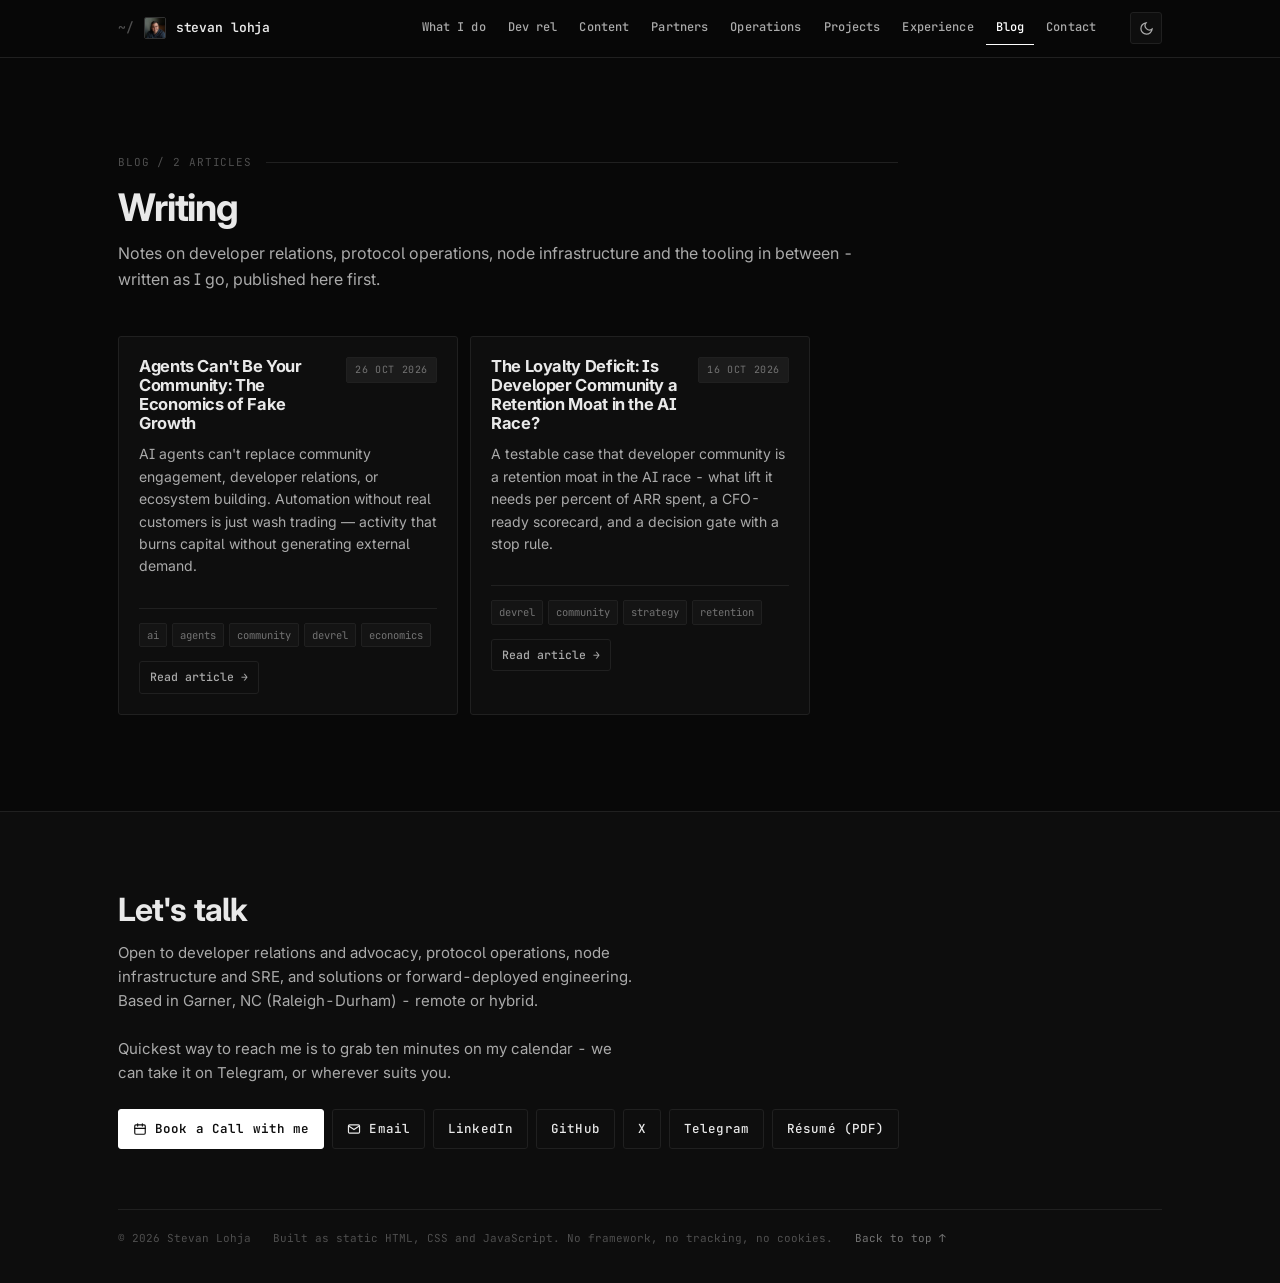
<file: blog/index.html>
<!-- generated by scripts/build-blog.mjs - do not edit by hand -->
<!doctype html>
<html lang="en">
<head>
<meta charset="utf-8">
<meta name="viewport" content="width=device-width, initial-scale=1">
<title>Blog - Stevan Lohja</title>
<meta name="description" content="Writing by Stevan Lohja - developer relations, protocol operations, node infrastructure and the tooling in between.">
<meta name="author" content="Stevan Lohja">
<link rel="canonical" href="https://stevanlohja.github.io/stevanlohja/blog/">

<meta property="og:type" content="website">
<meta property="og:title" content="Blog">
<meta property="og:description" content="Writing by Stevan Lohja - developer relations, protocol operations, node infrastructure and the tooling in between.">
<meta property="og:url" content="https://stevanlohja.github.io/stevanlohja/blog/">
<meta name="twitter:card" content="summary">
<meta name="twitter:creator" content="@stevanlohja">
<meta name="twitter:site" content="@stevanlohja">
<meta name="twitter:image" content="https://stevanlohja.github.io/stevanlohja/assets/stevan-lohja.jpg">
<meta property="og:image" content="https://stevanlohja.github.io/stevanlohja/assets/stevan-lohja.jpg">
<meta property="og:image:alt" content="Stevan Lohja">

<link rel="icon" href="data:image/svg+xml,<svg xmlns='http://www.w3.org/2000/svg' viewBox='0 0 32 32'><rect width='32' height='32' rx='3' fill='%23080808'/><rect x='7' y='7' width='6' height='6' fill='%23ffffff'/><rect x='7' y='19' width='18' height='2' fill='%23ffffff' opacity='.55'/><rect x='7' y='24' width='12' height='2' fill='%23ffffff' opacity='.35'/></svg>">

<script>
/* Set the theme before first paint: a stored choice wins, otherwise dark.
   First-time visitors get dark regardless of their OS setting. */
(function(){try{var t=localStorage.getItem('sl-theme')||'dark';
document.documentElement.setAttribute('data-theme',t);}catch(e){
document.documentElement.setAttribute('data-theme','dark');}})();
</script>

<link rel="preconnect" href="https://fonts.googleapis.com">
<link rel="preconnect" href="https://fonts.gstatic.com" crossorigin>
<link rel="stylesheet" href="https://fonts.googleapis.com/css2?family=Inter:wght@400;500;600;700;800&family=JetBrains+Mono:wght@400;500;600;700&display=swap">
<link rel="stylesheet" href="../css/styles.css">
<link rel="alternate" type="application/rss+xml" title="Stevan Lohja - Blog" href="feed.xml">
</head>
<body>
<a class="skip" href="#main">Skip to content</a>

<!-- ============ NAV ============ -->
<header class="nav" id="nav">
  <div class="wrap nav__in">
    <a class="nav__brand" href="../"><img class="nav__face" src="../assets/stevan-lohja.jpg" alt="" width="24" height="24" decoding="async">stevan&nbsp;lohja</a>

    <button class="iconbtn nav__burger" id="burger" aria-label="Menu" aria-expanded="false" aria-controls="navlinks">
      <svg viewBox="0 0 24 24" fill="none" stroke="currentColor" stroke-width="2" stroke-linecap="round">
        <path d="M3 6h18M3 12h18M3 18h18"/>
      </svg>
    </button>

    <nav class="nav__links" id="navlinks" aria-label="Sections">
      <a href="../#about">What I do</a>
      <a href="../#devrel">Dev rel</a>
      <a href="../#content">Content</a>
      <a href="../#partners">Partners</a>
      <a href="../#enablement">Operations</a>
      <a href="../#projects">Projects</a>
      <a href="../#experience">Experience</a>
      <a href="./" aria-current="true">Blog</a>
      <a href="../#contact">Contact</a>
    </nav>

    <div class="nav__tools">
      <button class="iconbtn" id="theme" aria-label="Toggle colour theme">
        <svg class="i-moon" viewBox="0 0 24 24" fill="none" stroke="currentColor" stroke-width="2" stroke-linecap="round">
          <path d="M21 12.8A9 9 0 1 1 11.2 3a7 7 0 0 0 9.8 9.8z"/>
        </svg>
        <svg class="i-sun" viewBox="0 0 24 24" fill="none" stroke="currentColor" stroke-width="2" stroke-linecap="round">
          <circle cx="12" cy="12" r="4"/>
          <path d="M12 2v2m0 16v2M2 12h2m16 0h2M4.9 4.9l1.4 1.4m11.4 11.4l1.4 1.4M19.1 4.9l-1.4 1.4M6.3 17.7l-1.4 1.4"/>
        </svg>
      </button>
    </div>
  </div>
</header>

<main id="main">
<span id="top"></span>


<!-- ============ BLOG ============ -->
<section class="sec" id="blog">
  <div class="wrap">
    <header class="sec__head">
      <span class="sec__num">Blog / 2 articles</span>
      <h1>Writing</h1>
      <p class="sec__sub">
        Notes on developer relations, protocol operations, node infrastructure and the tooling in
        between - written as I go, published here first.
      </p>
    </header>

    <div class="bgrid">
      <article class="jcard bcard">
        <div class="jcard__head">
          <h3><a href="2026-10-26-agents-cant-be-your-community-the-economics-of-fake-growth.html">Agents Can't Be Your Community: The Economics of Fake Growth</a></h3>
          <span class="jcard__state"><time datetime="2026-10-26">26 Oct 2026</time></span>
        </div>
        <p>AI agents can't replace community engagement, developer relations, or ecosystem building. Automation without real customers is just wash trading — activity that burns capital without generating external demand.</p>
        <ul class="stack"><li>ai</li><li>agents</li><li>community</li><li>devrel</li><li>economics</li></ul>
        <div class="jcard__links">
          <a class="tinybtn" href="2026-10-26-agents-cant-be-your-community-the-economics-of-fake-growth.html">Read article &#8594;</a>
        </div>
      </article>
      <article class="jcard bcard">
        <div class="jcard__head">
          <h3><a href="2026-10-16-the-loyalty-deficit.html">The Loyalty Deficit: Is Developer Community a Retention Moat in the AI Race?</a></h3>
          <span class="jcard__state"><time datetime="2026-10-16">16 Oct 2026</time></span>
        </div>
        <p>A testable case that developer community is a retention moat in the AI race - what lift it needs per percent of ARR spent, a CFO-ready scorecard, and a decision gate with a stop rule.</p>
        <ul class="stack"><li>devrel</li><li>community</li><li>strategy</li><li>retention</li></ul>
        <div class="jcard__links">
          <a class="tinybtn" href="2026-10-16-the-loyalty-deficit.html">Read article &#8594;</a>
        </div>
      </article>
    </div>
  </div>
</section>

</main>

<!-- ============ FOOTER ============ -->
<footer class="foot" id="contact">
  <div class="wrap">
    <h2>Let's talk</h2>
    <p class="foot__lede">
      Open to developer relations and advocacy, protocol operations, node infrastructure and SRE, and
      solutions or forward-deployed engineering. Based in Garner, NC (Raleigh-Durham) - remote or
      hybrid.
      <br><br>
      Quickest way to reach me is to grab ten minutes on my calendar - we can take it on
      Telegram, or wherever suits you.
    </p>
    <div class="foot__links">
      <a class="btn btn--primary" href="https://calendar.proton.me/bookings#Ib_lnHZnbcqzef6bOU5ahvtlaml2eErsViWCvzLola8=" rel="noopener">
        <svg viewBox="0 0 24 24" fill="none" stroke="currentColor" stroke-width="2" stroke-linecap="round">
          <rect x="3" y="5" width="18" height="16" rx="2"/><path d="M8 3v4M16 3v4M3 11h18"/></svg>
 Book a Call with me
      </a>
      <a class="btn" href="mailto:stevan.lohja.esquire546@passmail.net">
        <svg viewBox="0 0 24 24" fill="none" stroke="currentColor" stroke-width="2" stroke-linecap="round">
          <rect x="2.5" y="5" width="19" height="14" rx="2"/><path d="m3 7 9 6 9-6"/></svg>
 Email
      </a>
      <a class="btn" href="https://linkedin.com/in/stevanlohja" rel="noopener">LinkedIn</a>
      <a class="btn" href="https://github.com/stevanlohja" rel="noopener">GitHub</a>
      <a class="btn" href="https://x.com/stevanlohja" rel="noopener">X</a>
      <a class="btn" href="https://t.me/stevanlohja" rel="noopener">Telegram</a>
      <a class="btn" href="../assets/Stevan-Lohja-Resume.pdf">R&eacute;sum&eacute; (PDF)</a>
    </div>

    <div class="foot__base">
      <span>&copy; <span id="yr">2026</span> Stevan Lohja</span>
      <span>Built as static HTML, CSS and JavaScript. No framework, no tracking, no cookies.</span>
      <a href="#top">Back to top &uarr;</a>
    </div>
  </div>
</footer>

<script src="../js/main.js" defer></script>
</body>
</html>
</file>
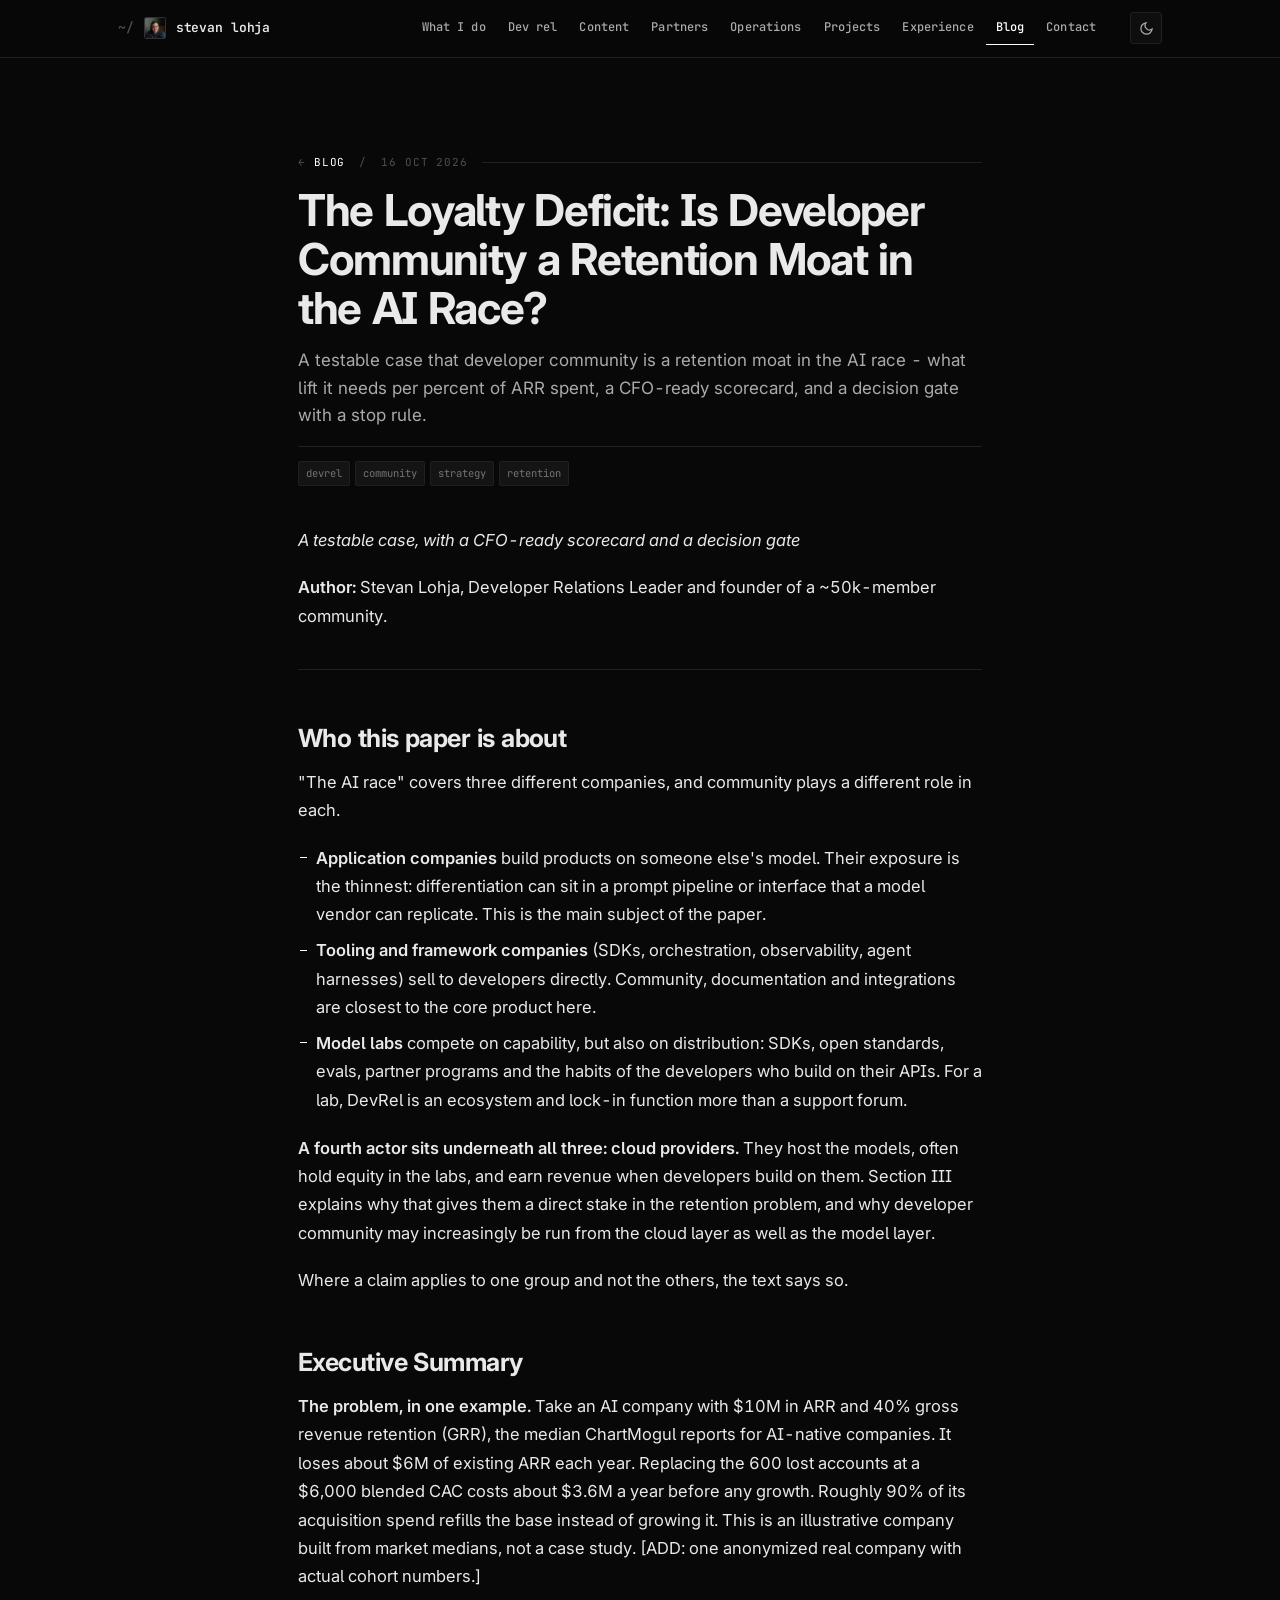
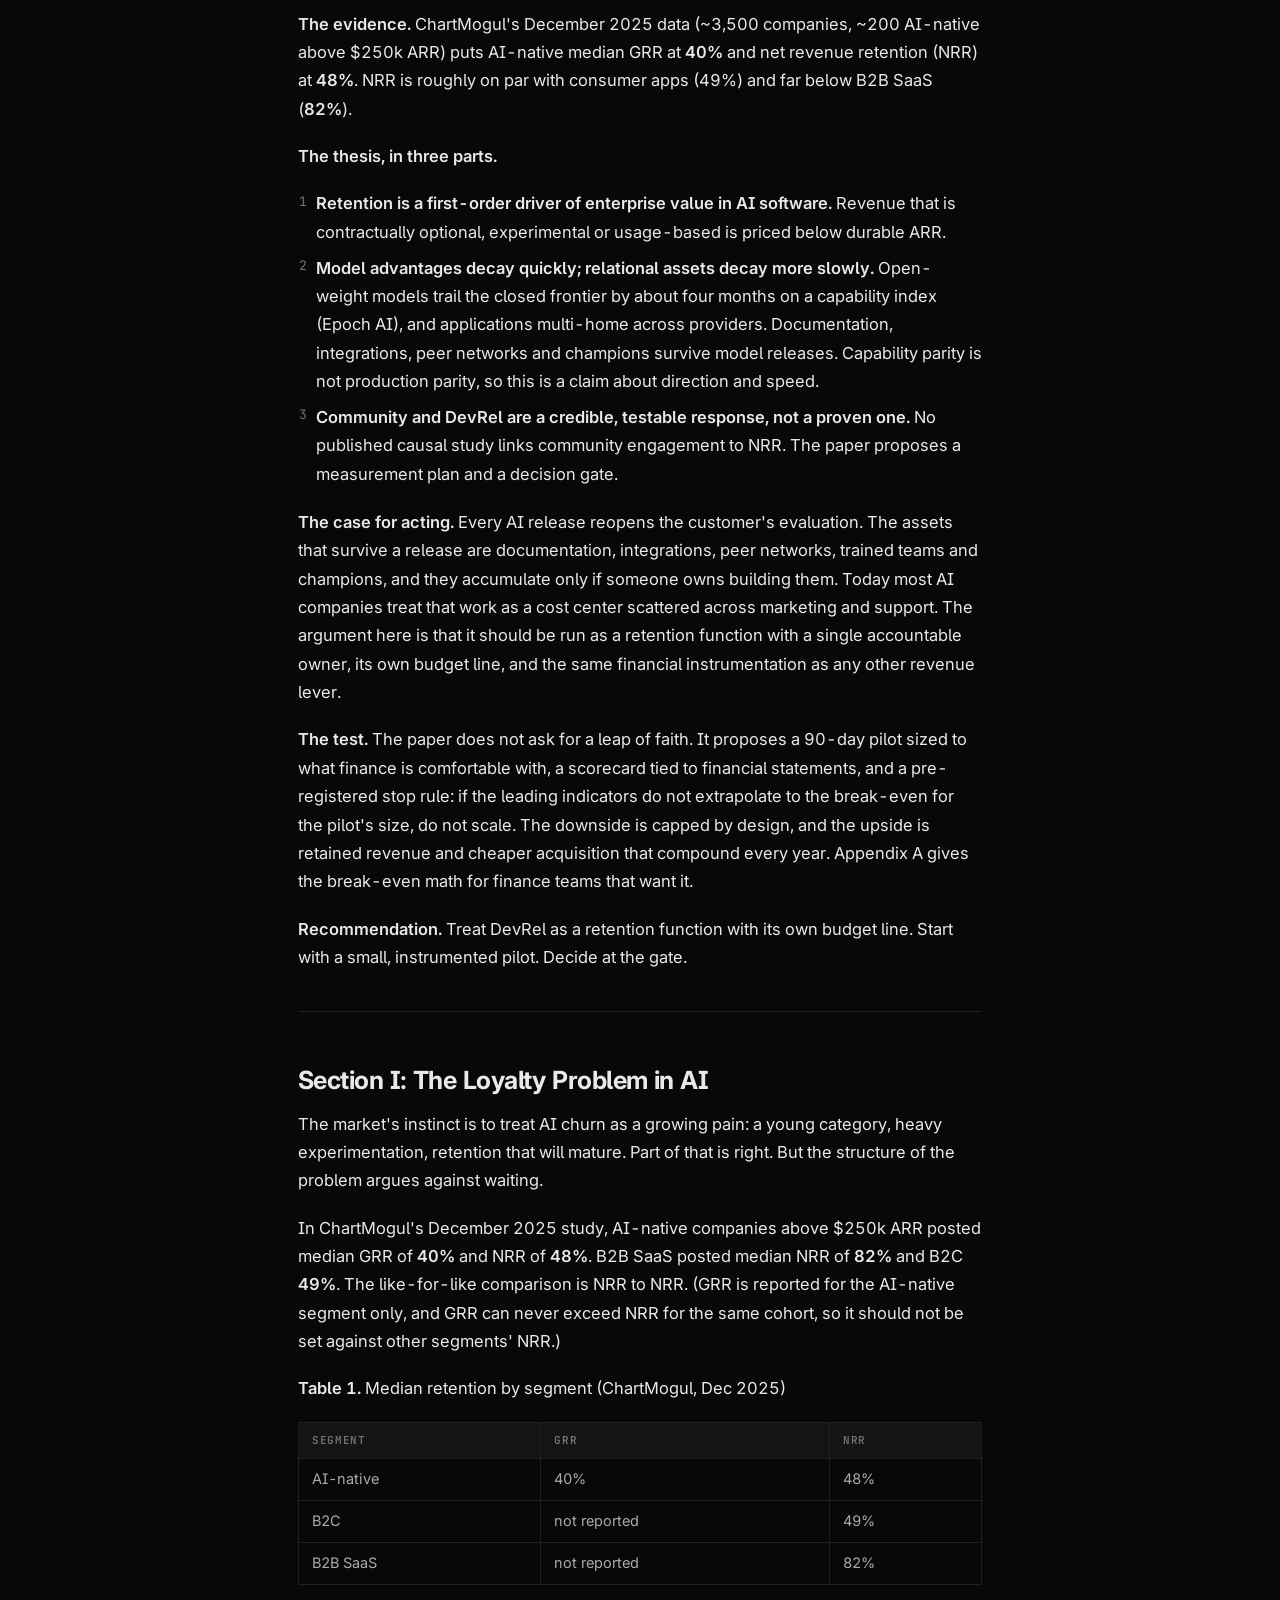
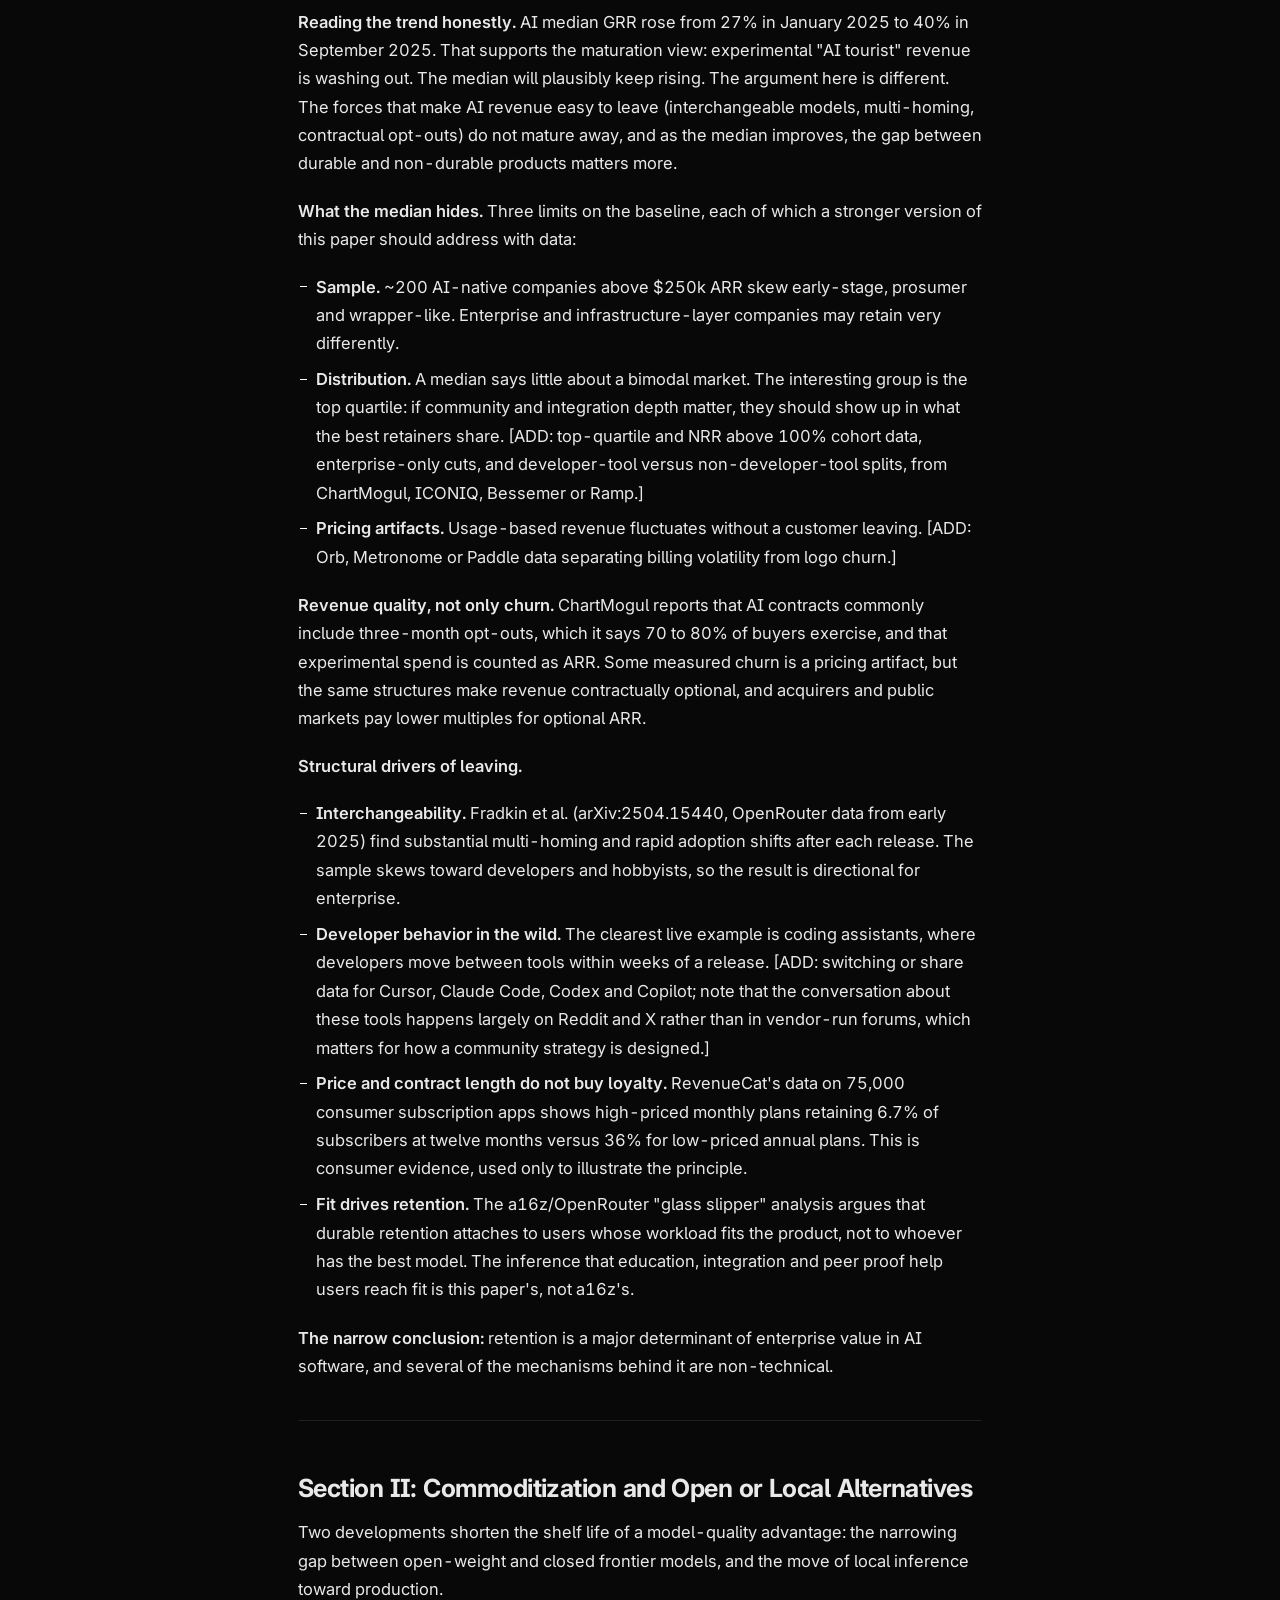
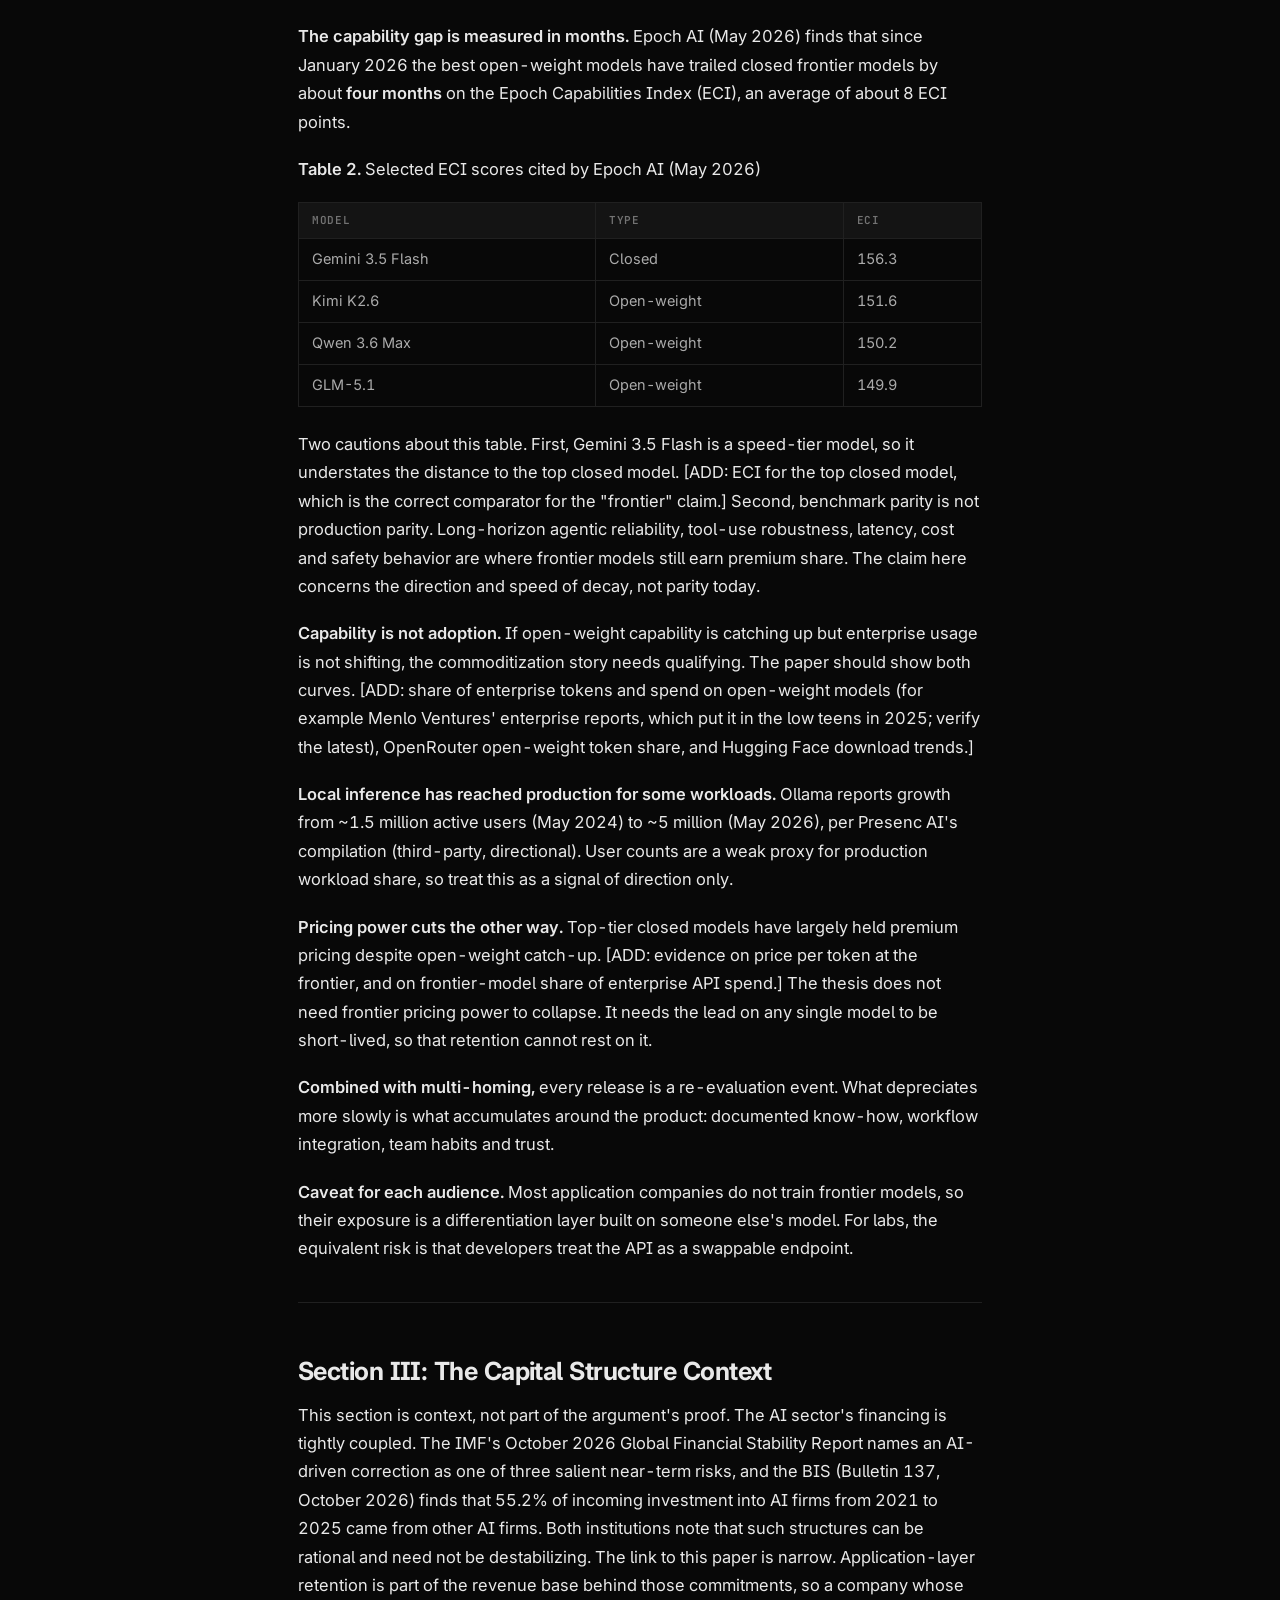
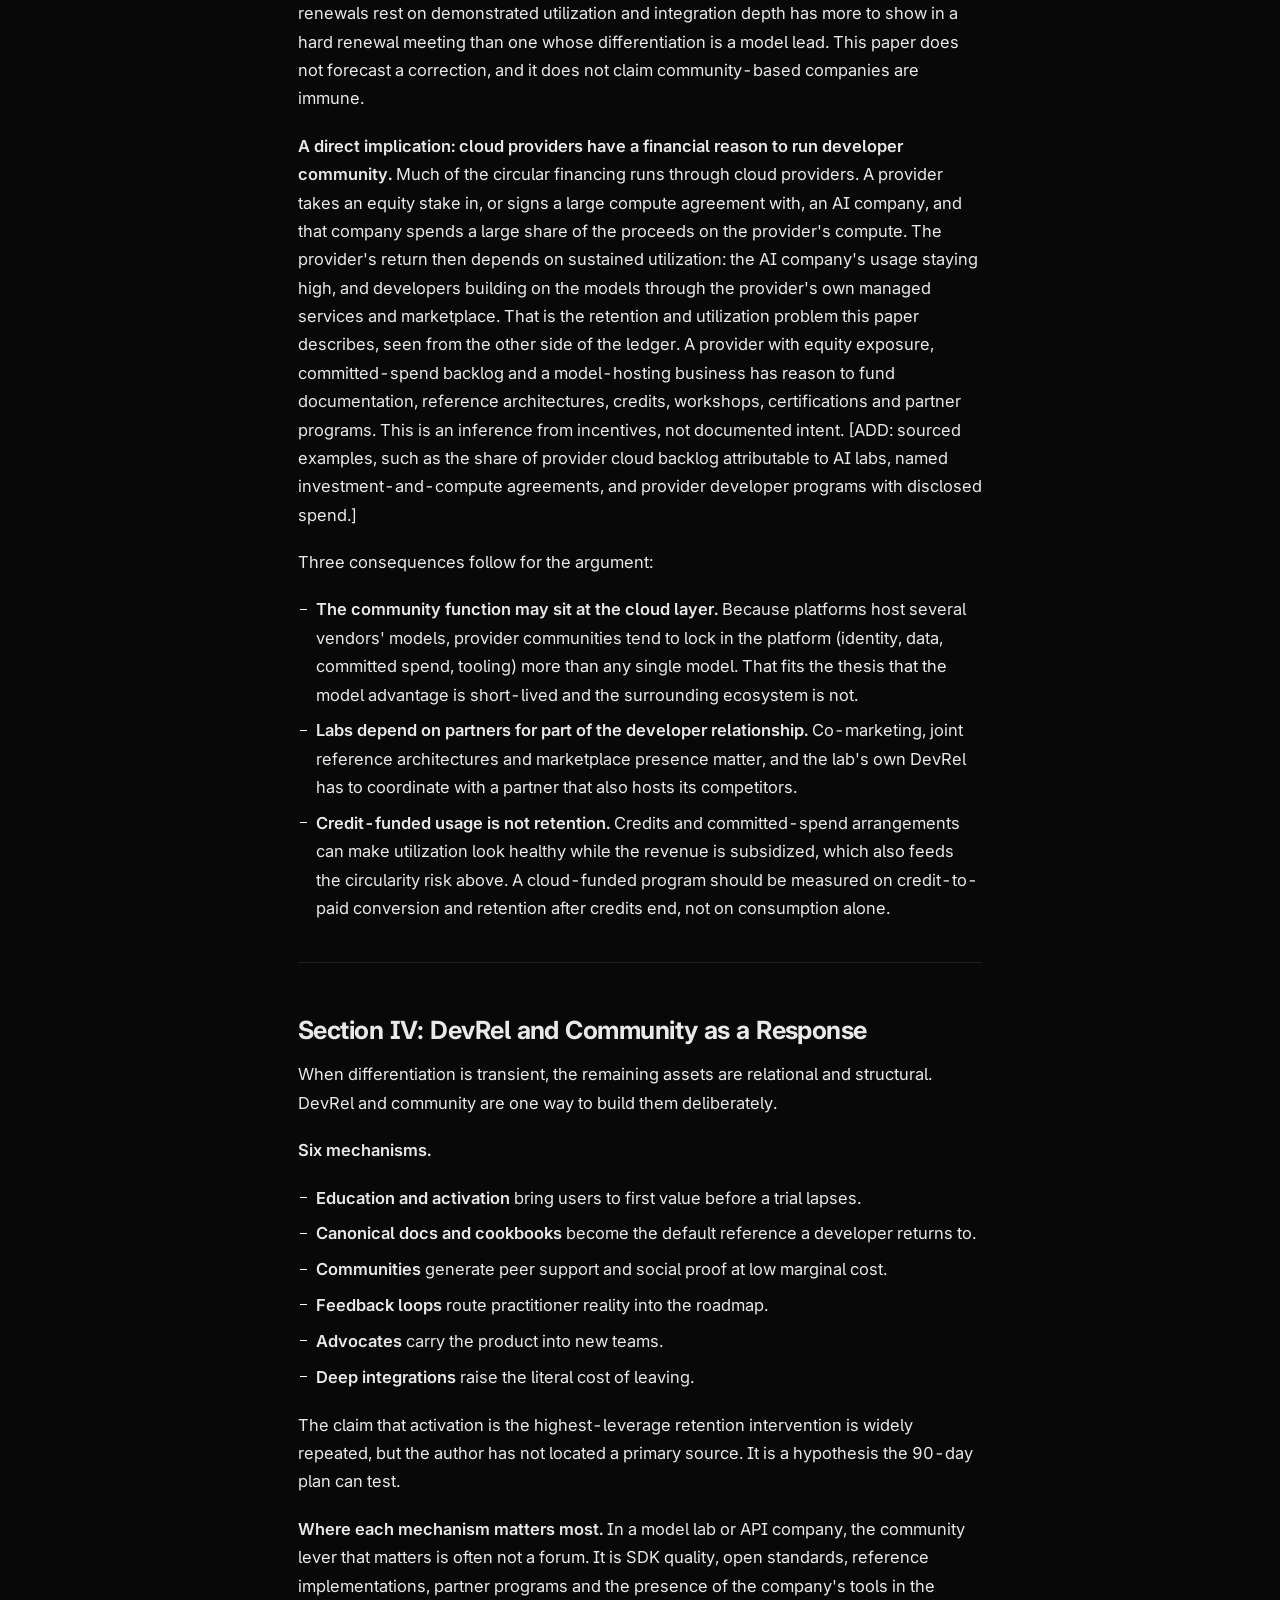
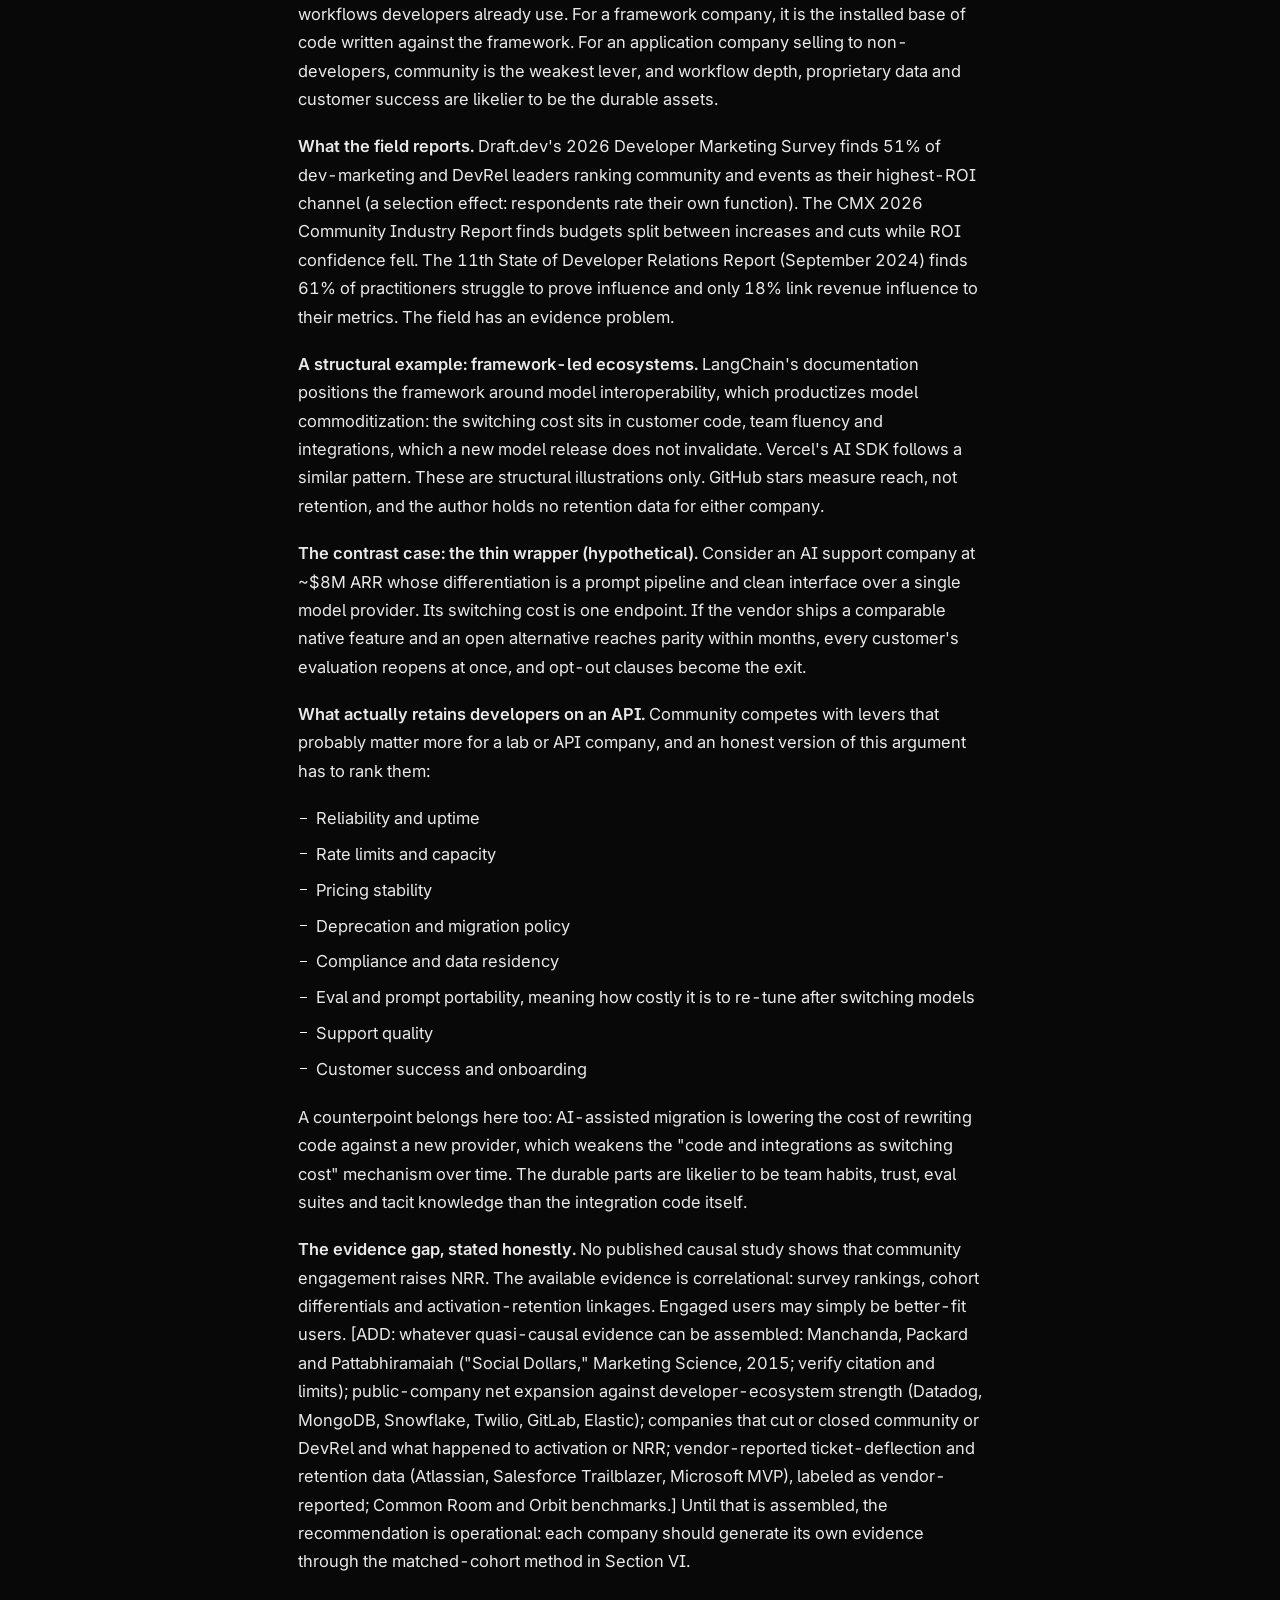
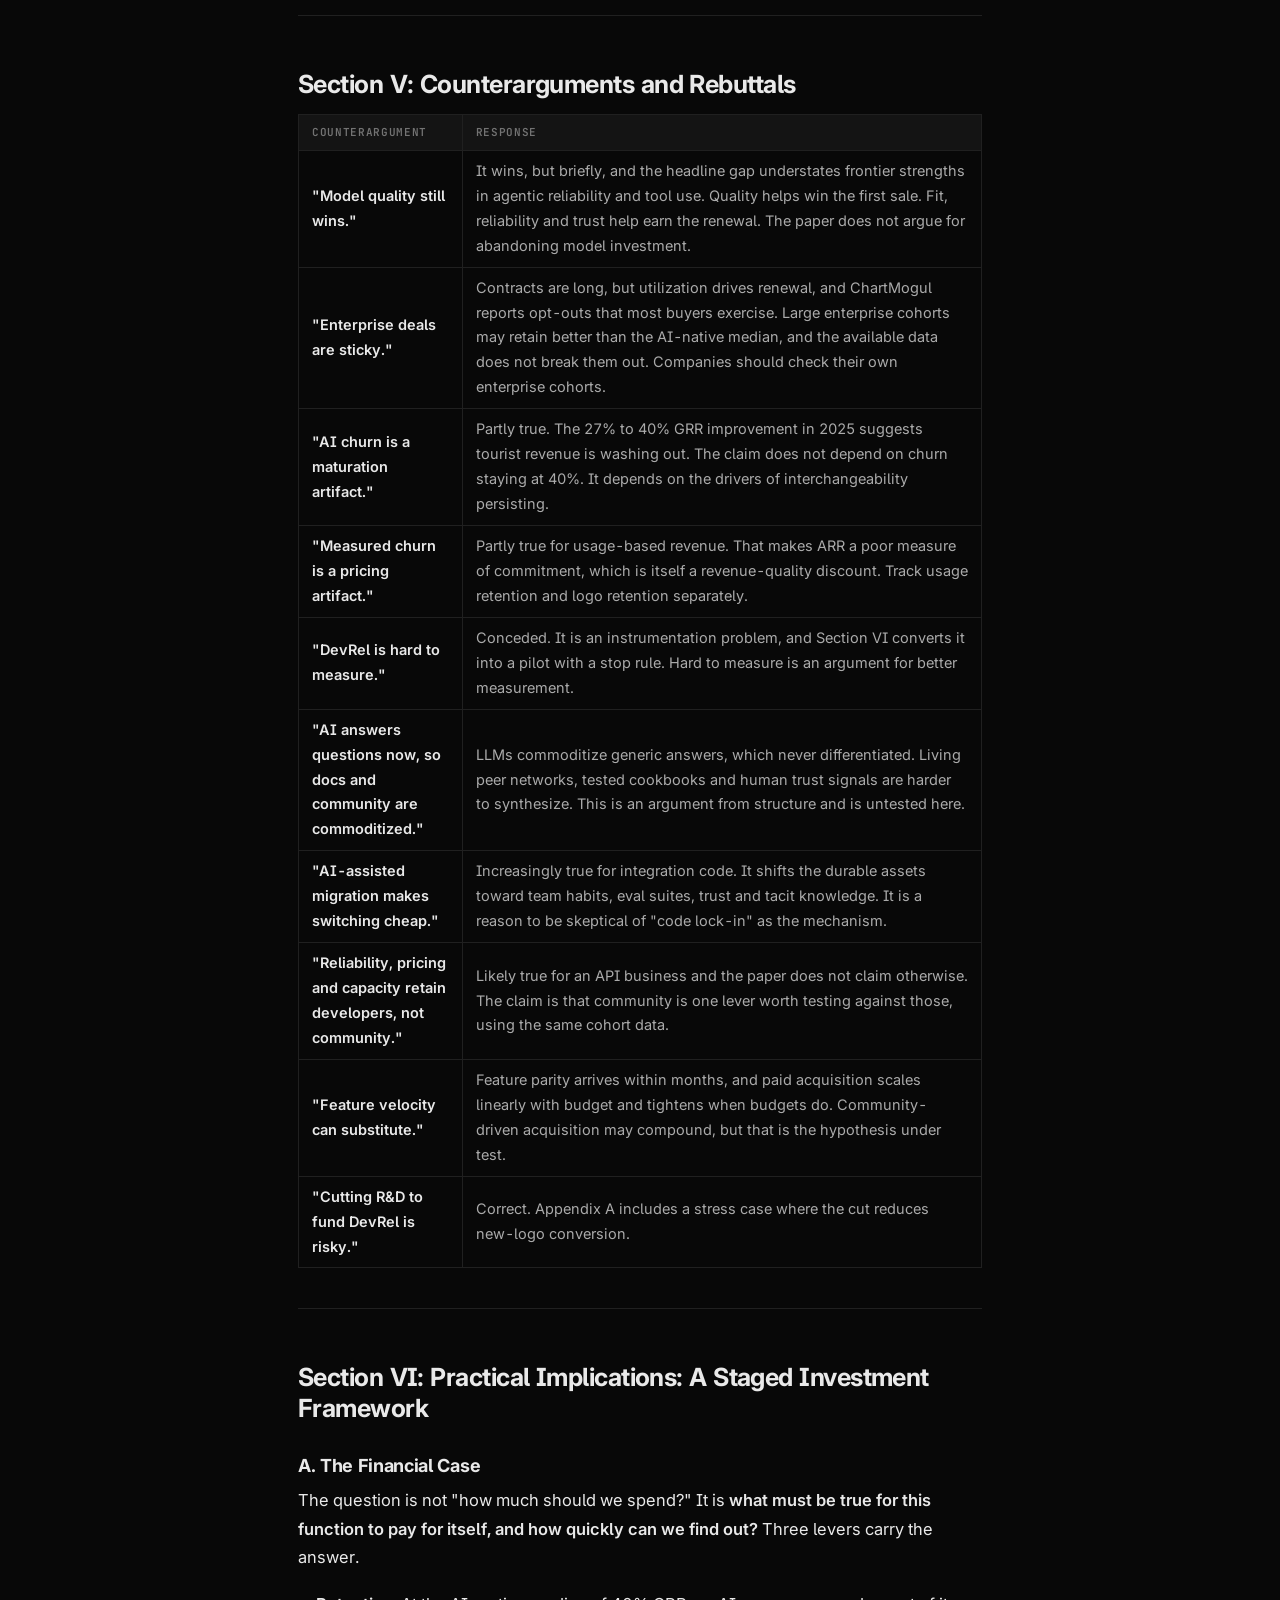
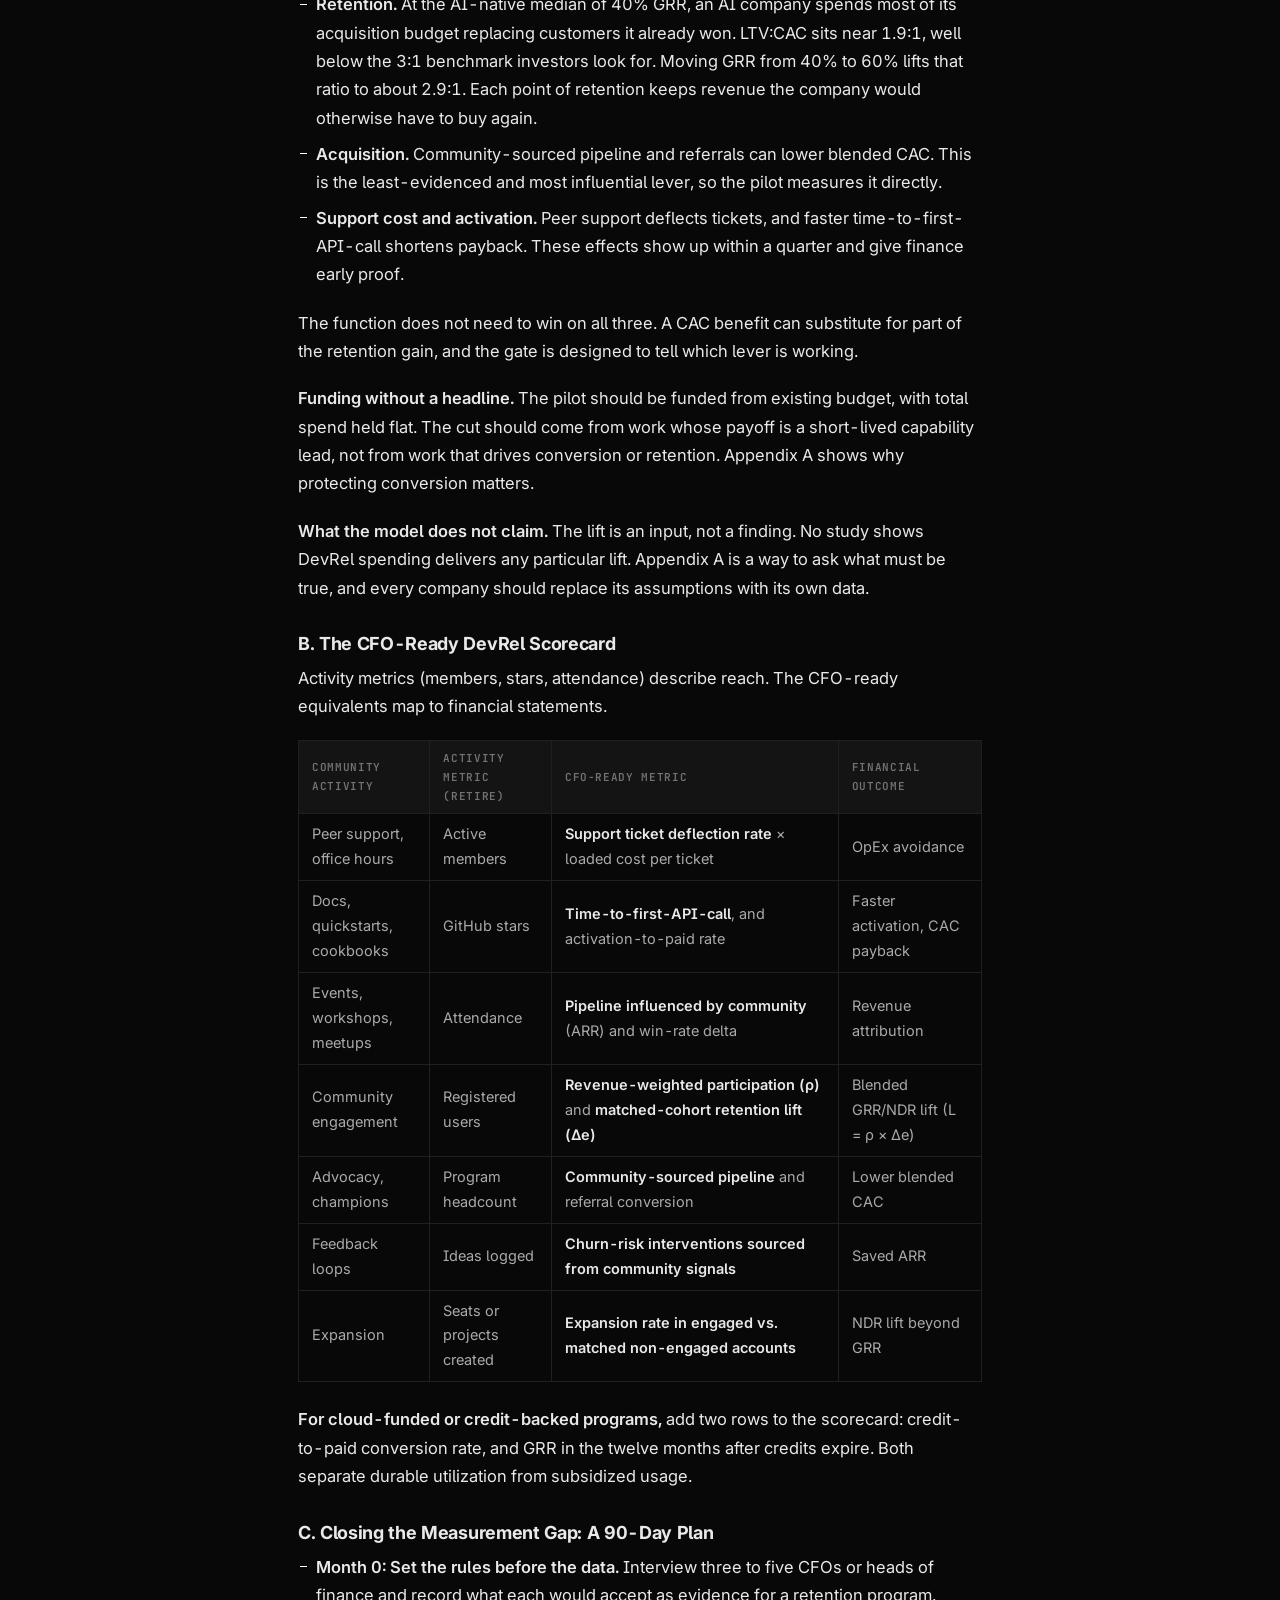
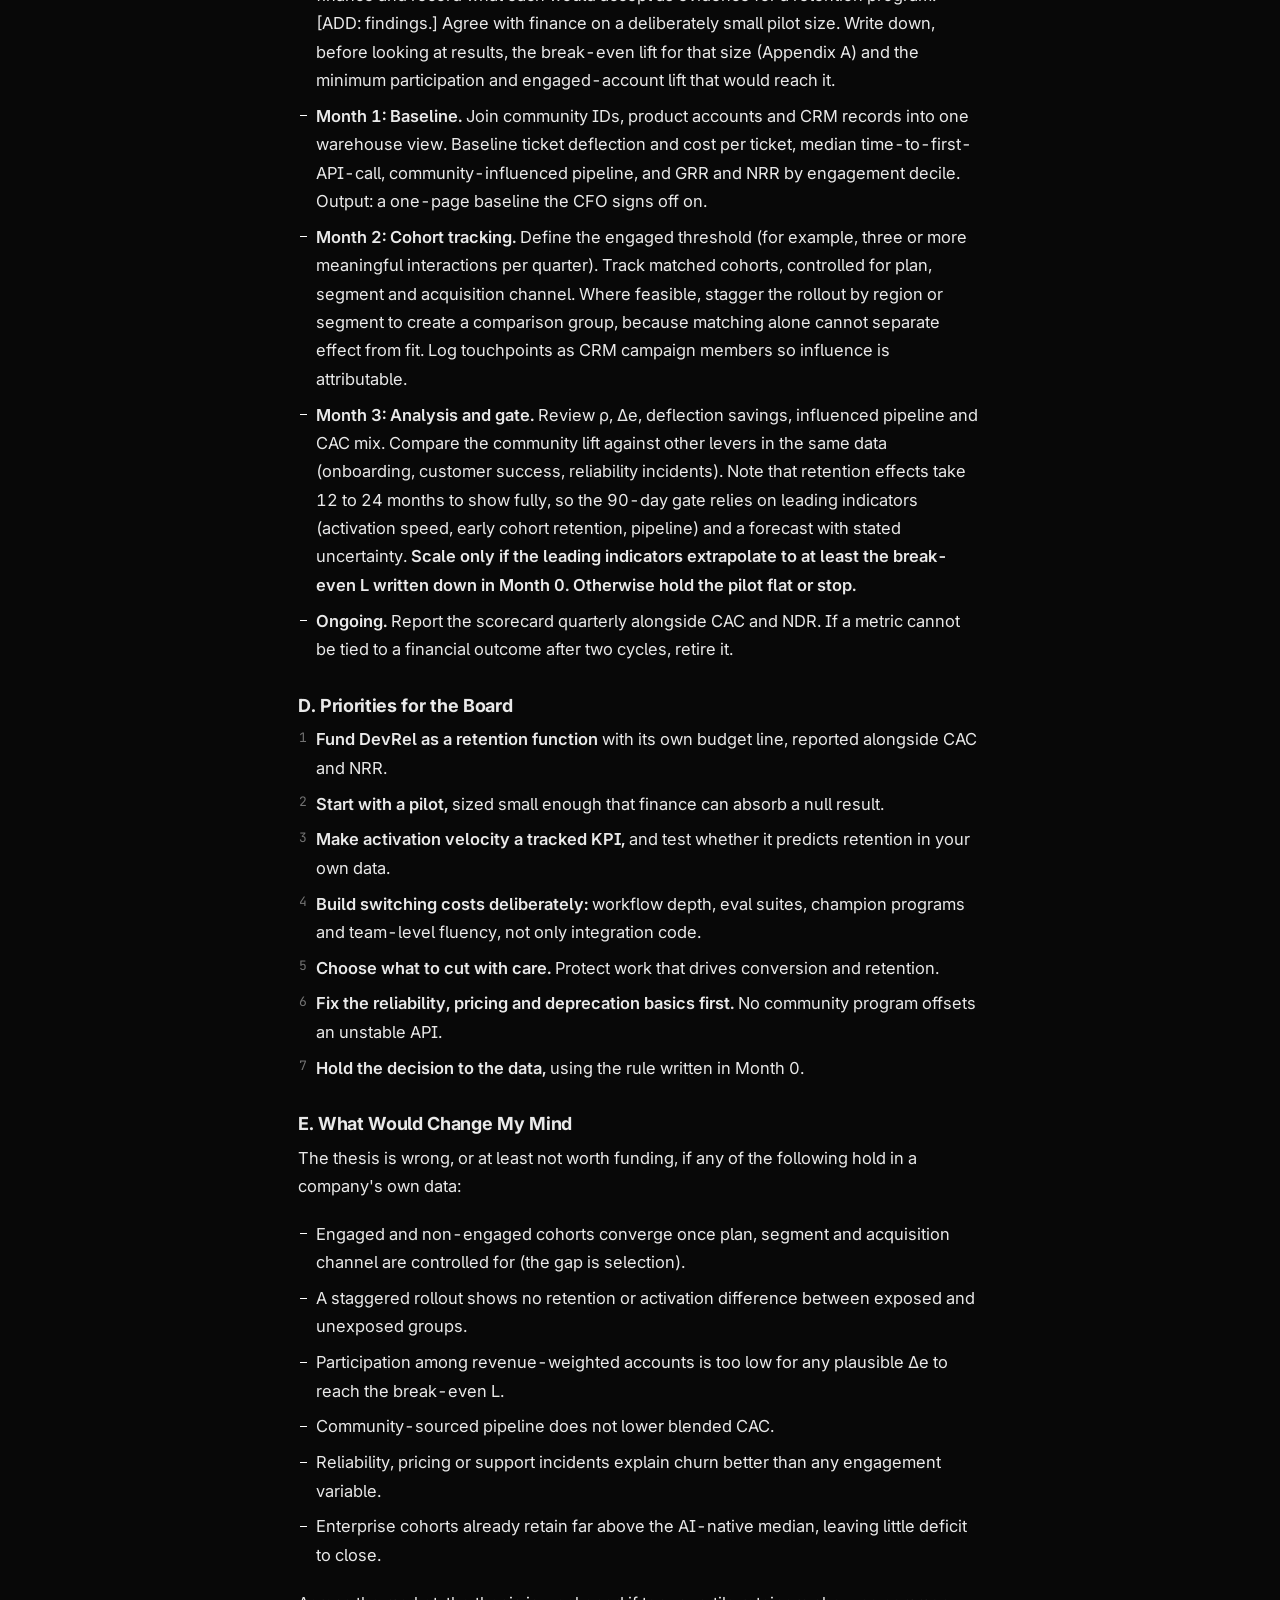
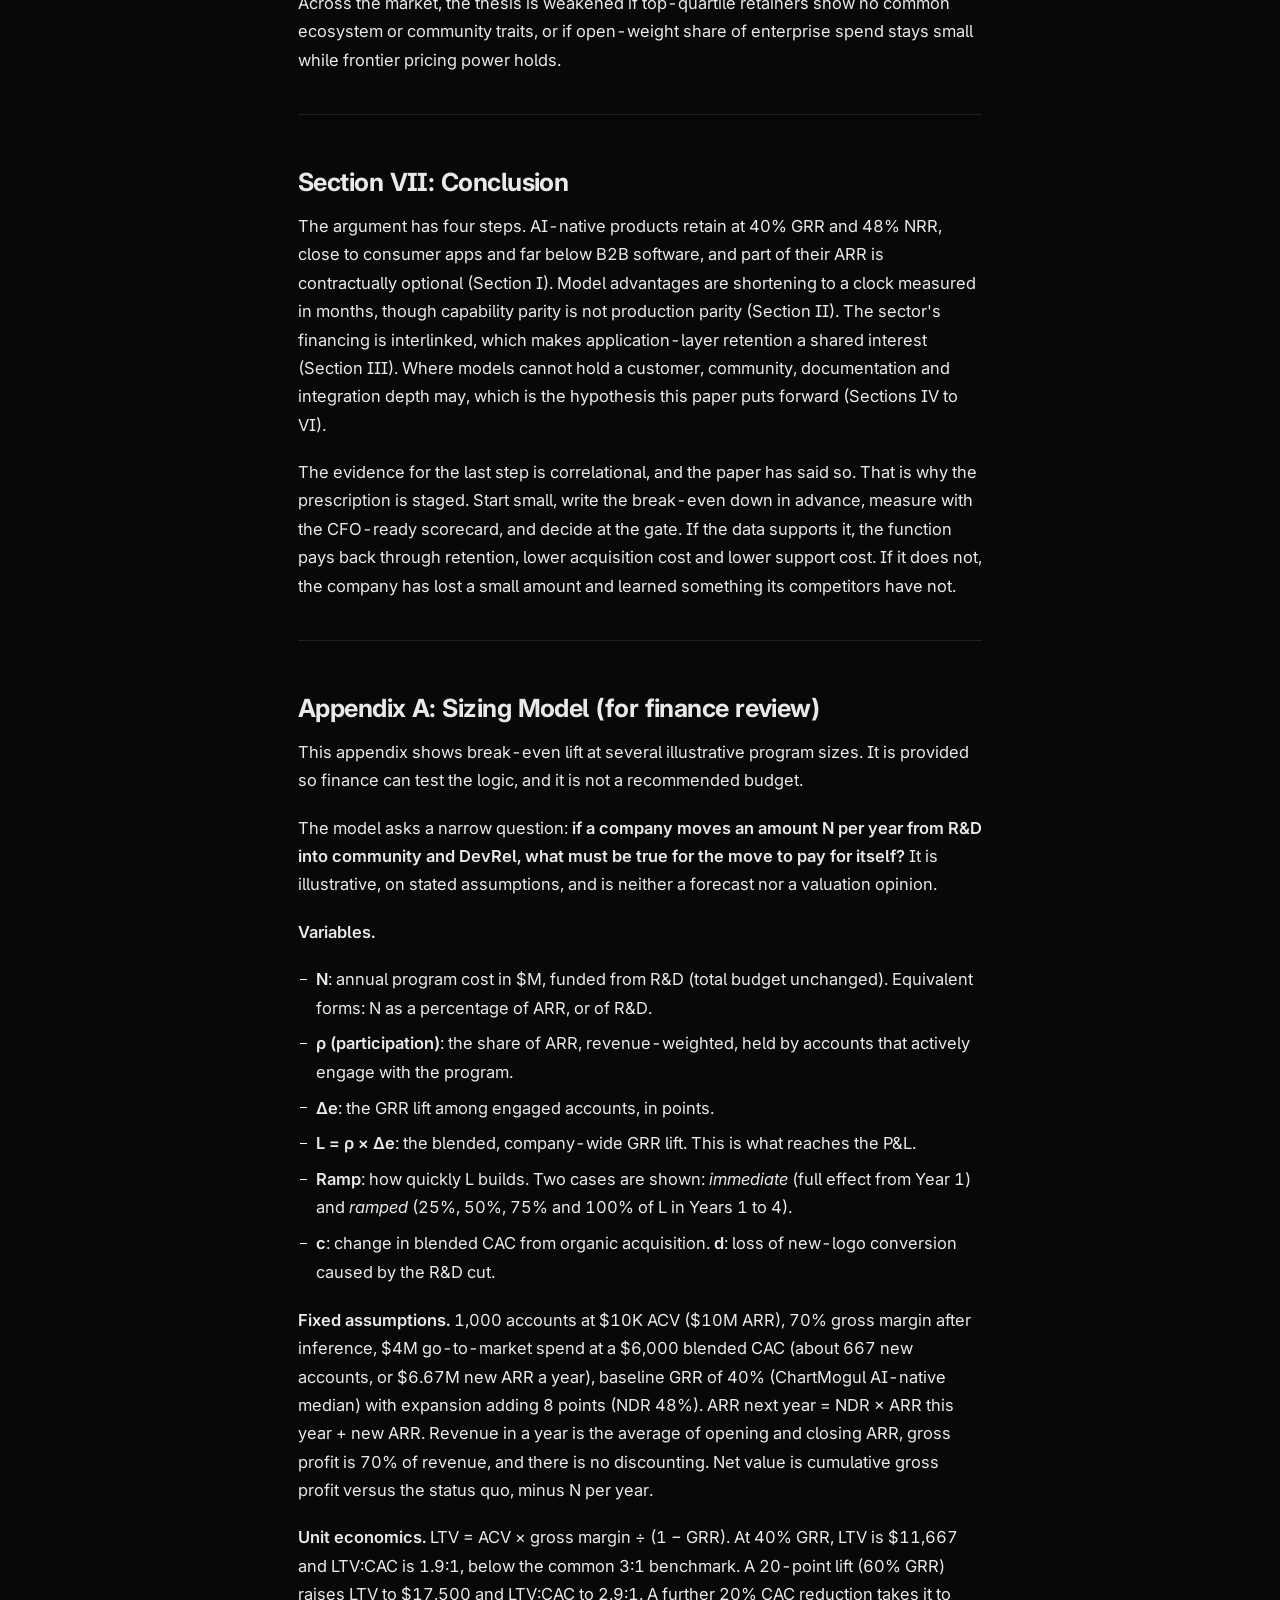
<file: blog/2026-10-16-the-loyalty-deficit.html>
<!-- generated by scripts/build-blog.mjs - do not edit by hand -->
<!doctype html>
<html lang="en">
<head>
<meta charset="utf-8">
<meta name="viewport" content="width=device-width, initial-scale=1">
<title>The Loyalty Deficit: Is Developer Community a Retention Moat in the AI Race? - Stevan Lohja</title>
<meta name="description" content="A testable case that developer community is a retention moat in the AI race - what lift it needs per percent of ARR spent, a CFO-ready scorecard, and a decision gate with a stop rule.">
<meta name="author" content="Stevan Lohja">
<link rel="canonical" href="https://stevanlohja.github.io/stevanlohja/blog/2026-10-16-the-loyalty-deficit.html">

<meta property="og:type" content="article">
<meta property="og:title" content="The Loyalty Deficit: Is Developer Community a Retention Moat in the AI Race?">
<meta property="og:description" content="A testable case that developer community is a retention moat in the AI race - what lift it needs per percent of ARR spent, a CFO-ready scorecard, and a decision gate with a stop rule.">
<meta property="og:url" content="https://stevanlohja.github.io/stevanlohja/blog/2026-10-16-the-loyalty-deficit.html">
<meta name="twitter:card" content="summary">
<meta name="twitter:creator" content="@stevanlohja">
<meta name="twitter:site" content="@stevanlohja">
<meta name="twitter:image" content="https://stevanlohja.github.io/stevanlohja/assets/stevan-lohja.jpg">
<meta property="og:image" content="https://stevanlohja.github.io/stevanlohja/assets/stevan-lohja.jpg">
<meta property="og:image:alt" content="Stevan Lohja">

<link rel="icon" href="data:image/svg+xml,<svg xmlns='http://www.w3.org/2000/svg' viewBox='0 0 32 32'><rect width='32' height='32' rx='3' fill='%23080808'/><rect x='7' y='7' width='6' height='6' fill='%23ffffff'/><rect x='7' y='19' width='18' height='2' fill='%23ffffff' opacity='.55'/><rect x='7' y='24' width='12' height='2' fill='%23ffffff' opacity='.35'/></svg>">

<script>
/* Set the theme before first paint: a stored choice wins, otherwise dark.
   First-time visitors get dark regardless of their OS setting. */
(function(){try{var t=localStorage.getItem('sl-theme')||'dark';
document.documentElement.setAttribute('data-theme',t);}catch(e){
document.documentElement.setAttribute('data-theme','dark');}})();
</script>

<link rel="preconnect" href="https://fonts.googleapis.com">
<link rel="preconnect" href="https://fonts.gstatic.com" crossorigin>
<link rel="stylesheet" href="https://fonts.googleapis.com/css2?family=Inter:wght@400;500;600;700;800&family=JetBrains+Mono:wght@400;500;600;700&display=swap">
<link rel="stylesheet" href="../css/styles.css">
<link rel="alternate" type="application/rss+xml" title="Stevan Lohja - Blog" href="feed.xml">
</head>
<body>
<a class="skip" href="#main">Skip to content</a>

<!-- ============ NAV ============ -->
<header class="nav" id="nav">
  <div class="wrap nav__in">
    <a class="nav__brand" href="../"><img class="nav__face" src="../assets/stevan-lohja.jpg" alt="" width="24" height="24" decoding="async">stevan&nbsp;lohja</a>

    <button class="iconbtn nav__burger" id="burger" aria-label="Menu" aria-expanded="false" aria-controls="navlinks">
      <svg viewBox="0 0 24 24" fill="none" stroke="currentColor" stroke-width="2" stroke-linecap="round">
        <path d="M3 6h18M3 12h18M3 18h18"/>
      </svg>
    </button>

    <nav class="nav__links" id="navlinks" aria-label="Sections">
      <a href="../#about">What I do</a>
      <a href="../#devrel">Dev rel</a>
      <a href="../#content">Content</a>
      <a href="../#partners">Partners</a>
      <a href="../#enablement">Operations</a>
      <a href="../#projects">Projects</a>
      <a href="../#experience">Experience</a>
      <a href="./" aria-current="true">Blog</a>
      <a href="../#contact">Contact</a>
    </nav>

    <div class="nav__tools">
      <button class="iconbtn" id="theme" aria-label="Toggle colour theme">
        <svg class="i-moon" viewBox="0 0 24 24" fill="none" stroke="currentColor" stroke-width="2" stroke-linecap="round">
          <path d="M21 12.8A9 9 0 1 1 11.2 3a7 7 0 0 0 9.8 9.8z"/>
        </svg>
        <svg class="i-sun" viewBox="0 0 24 24" fill="none" stroke="currentColor" stroke-width="2" stroke-linecap="round">
          <circle cx="12" cy="12" r="4"/>
          <path d="M12 2v2m0 16v2M2 12h2m16 0h2M4.9 4.9l1.4 1.4m11.4 11.4l1.4 1.4M19.1 4.9l-1.4 1.4M6.3 17.7l-1.4 1.4"/>
        </svg>
      </button>
    </div>
  </div>
</header>

<main id="main">
<span id="top"></span>


<!-- ============ POST ============ -->
<section class="sec" id="post">
  <div class="wrap post">
    <header class="post__head">
      <span class="sec__num"><a class="backlink" href="./">Blog</a> / <time datetime="2026-10-16">16 Oct 2026</time></span>
      <h1 class="post__title">The Loyalty Deficit: Is Developer Community a Retention Moat in the AI Race?</h1>
      <p class="post__sub">A testable case that developer community is a retention moat in the AI race - what lift it needs per percent of ARR spent, a CFO-ready scorecard, and a decision gate with a stop rule.</p>
        <ul class="stack"><li>devrel</li><li>community</li><li>strategy</li><li>retention</li></ul>
    </header>

    <div class="prose">
<p><em>A testable case, with a CFO-ready scorecard and a decision gate</em></p>
<p><strong>Author:</strong> Stevan Lohja, Developer Relations Leader and founder of a ~50k-member community.</p>
<hr>
<h2 id="who-this-paper-is-about">Who this paper is about</h2>
<p>"The AI race" covers three different companies, and community plays a different role in each.</p>
<ul><li><strong>Application companies</strong> build products on someone else's model. Their exposure is the thinnest: differentiation can sit in a prompt pipeline or interface that a model vendor can replicate. This is the main subject of the paper.</li><li><strong>Tooling and framework companies</strong> (SDKs, orchestration, observability, agent harnesses) sell to developers directly. Community, documentation and integrations are closest to the core product here.</li><li><strong>Model labs</strong> compete on capability, but also on distribution: SDKs, open standards, evals, partner programs and the habits of the developers who build on their APIs. For a lab, DevRel is an ecosystem and lock-in function more than a support forum.</li></ul>
<p><strong>A fourth actor sits underneath all three: cloud providers.</strong> They host the models, often hold equity in the labs, and earn revenue when developers build on them. Section III explains why that gives them a direct stake in the retention problem, and why developer community may increasingly be run from the cloud layer as well as the model layer.</p>
<p>Where a claim applies to one group and not the others, the text says so.</p>
<h2 id="executive-summary">Executive Summary</h2>
<p><strong>The problem, in one example.</strong> Take an AI company with $10M in ARR and 40% gross revenue retention (GRR), the median ChartMogul reports for AI-native companies. It loses about $6M of existing ARR each year. Replacing the 600 lost accounts at a $6,000 blended CAC costs about $3.6M a year before any growth. Roughly 90% of its acquisition spend refills the base instead of growing it. This is an illustrative company built from market medians, not a case study. [ADD: one anonymized real company with actual cohort numbers.]</p>
<p><strong>The evidence.</strong> ChartMogul's December 2025 data (~3,500 companies, ~200 AI-native above $250k ARR) puts AI-native median GRR at <strong>40%</strong> and net revenue retention (NRR) at <strong>48%</strong>. NRR is roughly on par with consumer apps (49%) and far below B2B SaaS (<strong>82%</strong>).</p>
<p><strong>The thesis, in three parts.</strong></p>
<ol><li><strong>Retention is a first-order driver of enterprise value in AI software.</strong> Revenue that is contractually optional, experimental or usage-based is priced below durable ARR.</li><li><strong>Model advantages decay quickly; relational assets decay more slowly.</strong> Open-weight models trail the closed frontier by about four months on a capability index (Epoch AI), and applications multi-home across providers. Documentation, integrations, peer networks and champions survive model releases. Capability parity is not production parity, so this is a claim about direction and speed.</li><li><strong>Community and DevRel are a credible, testable response, not a proven one.</strong> No published causal study links community engagement to NRR. The paper proposes a measurement plan and a decision gate.</li></ol>
<p><strong>The case for acting.</strong> Every AI release reopens the customer's evaluation. The assets that survive a release are documentation, integrations, peer networks, trained teams and champions, and they accumulate only if someone owns building them. Today most AI companies treat that work as a cost center scattered across marketing and support. The argument here is that it should be run as a retention function with a single accountable owner, its own budget line, and the same financial instrumentation as any other revenue lever.</p>
<p><strong>The test.</strong> The paper does not ask for a leap of faith. It proposes a 90-day pilot sized to what finance is comfortable with, a scorecard tied to financial statements, and a pre-registered stop rule: if the leading indicators do not extrapolate to the break-even for the pilot's size, do not scale. The downside is capped by design, and the upside is retained revenue and cheaper acquisition that compound every year. Appendix A gives the break-even math for finance teams that want it.</p>
<p><strong>Recommendation.</strong> Treat DevRel as a retention function with its own budget line. Start with a small, instrumented pilot. Decide at the gate.</p>
<hr>
<h2 id="section-i-the-loyalty-problem-in-ai">Section I: The Loyalty Problem in AI</h2>
<p>The market's instinct is to treat AI churn as a growing pain: a young category, heavy experimentation, retention that will mature. Part of that is right. But the structure of the problem argues against waiting.</p>
<p>In ChartMogul's December 2025 study, AI-native companies above $250k ARR posted median GRR of <strong>40%</strong> and NRR of <strong>48%</strong>. B2B SaaS posted median NRR of <strong>82%</strong> and B2C <strong>49%</strong>. The like-for-like comparison is NRR to NRR. (GRR is reported for the AI-native segment only, and GRR can never exceed NRR for the same cohort, so it should not be set against other segments' NRR.)</p>
<p><strong>Table 1.</strong> Median retention by segment (ChartMogul, Dec 2025)</p>
<div class="tablewrap"><table><thead><tr><th>Segment</th><th>GRR</th><th>NRR</th></tr></thead><tbody><tr><td>AI-native</td><td>40%</td><td>48%</td></tr><tr><td>B2C</td><td>not reported</td><td>49%</td></tr><tr><td>B2B SaaS</td><td>not reported</td><td>82%</td></tr></tbody></table></div>
<p><strong>Reading the trend honestly.</strong> AI median GRR rose from 27% in January 2025 to 40% in September 2025. That supports the maturation view: experimental "AI tourist" revenue is washing out. The median will plausibly keep rising. The argument here is different. The forces that make AI revenue easy to leave (interchangeable models, multi-homing, contractual opt-outs) do not mature away, and as the median improves, the gap between durable and non-durable products matters more.</p>
<p><strong>What the median hides.</strong> Three limits on the baseline, each of which a stronger version of this paper should address with data:</p>
<ul><li><strong>Sample.</strong> ~200 AI-native companies above $250k ARR skew early-stage, prosumer and wrapper-like. Enterprise and infrastructure-layer companies may retain very differently.</li><li><strong>Distribution.</strong> A median says little about a bimodal market. The interesting group is the top quartile: if community and integration depth matter, they should show up in what the best retainers share. [ADD: top-quartile and NRR above 100% cohort data, enterprise-only cuts, and developer-tool versus non-developer-tool splits, from ChartMogul, ICONIQ, Bessemer or Ramp.]</li><li><strong>Pricing artifacts.</strong> Usage-based revenue fluctuates without a customer leaving. [ADD: Orb, Metronome or Paddle data separating billing volatility from logo churn.]</li></ul>
<p><strong>Revenue quality, not only churn.</strong> ChartMogul reports that AI contracts commonly include three-month opt-outs, which it says 70 to 80% of buyers exercise, and that experimental spend is counted as ARR. Some measured churn is a pricing artifact, but the same structures make revenue contractually optional, and acquirers and public markets pay lower multiples for optional ARR.</p>
<p><strong>Structural drivers of leaving.</strong></p>
<ul><li><strong>Interchangeability.</strong> Fradkin et al. (arXiv:2504.15440, OpenRouter data from early 2025) find substantial multi-homing and rapid adoption shifts after each release. The sample skews toward developers and hobbyists, so the result is directional for enterprise.</li><li><strong>Developer behavior in the wild.</strong> The clearest live example is coding assistants, where developers move between tools within weeks of a release. [ADD: switching or share data for Cursor, Claude Code, Codex and Copilot; note that the conversation about these tools happens largely on Reddit and X rather than in vendor-run forums, which matters for how a community strategy is designed.]</li><li><strong>Price and contract length do not buy loyalty.</strong> RevenueCat's data on 75,000 consumer subscription apps shows high-priced monthly plans retaining 6.7% of subscribers at twelve months versus 36% for low-priced annual plans. This is consumer evidence, used only to illustrate the principle.</li><li><strong>Fit drives retention.</strong> The a16z/OpenRouter "glass slipper" analysis argues that durable retention attaches to users whose workload fits the product, not to whoever has the best model. The inference that education, integration and peer proof help users reach fit is this paper's, not a16z's.</li></ul>
<p><strong>The narrow conclusion:</strong> retention is a major determinant of enterprise value in AI software, and several of the mechanisms behind it are non-technical.</p>
<hr>
<h2 id="section-ii-commoditization-and-open-or-local-alternatives">Section II: Commoditization and Open or Local Alternatives</h2>
<p>Two developments shorten the shelf life of a model-quality advantage: the narrowing gap between open-weight and closed frontier models, and the move of local inference toward production.</p>
<p><strong>The capability gap is measured in months.</strong> Epoch AI (May 2026) finds that since January 2026 the best open-weight models have trailed closed frontier models by about <strong>four months</strong> on the Epoch Capabilities Index (ECI), an average of about 8 ECI points.</p>
<p><strong>Table 2.</strong> Selected ECI scores cited by Epoch AI (May 2026)</p>
<div class="tablewrap"><table><thead><tr><th>Model</th><th>Type</th><th>ECI</th></tr></thead><tbody><tr><td>Gemini 3.5 Flash</td><td>Closed</td><td>156.3</td></tr><tr><td>Kimi K2.6</td><td>Open-weight</td><td>151.6</td></tr><tr><td>Qwen 3.6 Max</td><td>Open-weight</td><td>150.2</td></tr><tr><td>GLM-5.1</td><td>Open-weight</td><td>149.9</td></tr></tbody></table></div>
<p>Two cautions about this table. First, Gemini 3.5 Flash is a speed-tier model, so it understates the distance to the top closed model. [ADD: ECI for the top closed model, which is the correct comparator for the "frontier" claim.] Second, benchmark parity is not production parity. Long-horizon agentic reliability, tool-use robustness, latency, cost and safety behavior are where frontier models still earn premium share. The claim here concerns the direction and speed of decay, not parity today.</p>
<p><strong>Capability is not adoption.</strong> If open-weight capability is catching up but enterprise usage is not shifting, the commoditization story needs qualifying. The paper should show both curves. [ADD: share of enterprise tokens and spend on open-weight models (for example Menlo Ventures' enterprise reports, which put it in the low teens in 2025; verify the latest), OpenRouter open-weight token share, and Hugging Face download trends.]</p>
<p><strong>Local inference has reached production for some workloads.</strong> Ollama reports growth from ~1.5 million active users (May 2024) to ~5 million (May 2026), per Presenc AI's compilation (third-party, directional). User counts are a weak proxy for production workload share, so treat this as a signal of direction only.</p>
<p><strong>Pricing power cuts the other way.</strong> Top-tier closed models have largely held premium pricing despite open-weight catch-up. [ADD: evidence on price per token at the frontier, and on frontier-model share of enterprise API spend.] The thesis does not need frontier pricing power to collapse. It needs the lead on any single model to be short-lived, so that retention cannot rest on it.</p>
<p><strong>Combined with multi-homing,</strong> every release is a re-evaluation event. What depreciates more slowly is what accumulates around the product: documented know-how, workflow integration, team habits and trust.</p>
<p><strong>Caveat for each audience.</strong> Most application companies do not train frontier models, so their exposure is a differentiation layer built on someone else's model. For labs, the equivalent risk is that developers treat the API as a swappable endpoint.</p>
<hr>
<h2 id="section-iii-the-capital-structure-context">Section III: The Capital Structure Context</h2>
<p>This section is context, not part of the argument's proof. The AI sector's financing is tightly coupled. The IMF's October 2026 Global Financial Stability Report names an AI-driven correction as one of three salient near-term risks, and the BIS (Bulletin 137, October 2026) finds that 55.2% of incoming investment into AI firms from 2021 to 2025 came from other AI firms. Both institutions note that such structures can be rational and need not be destabilizing. The link to this paper is narrow. Application-layer retention is part of the revenue base behind those commitments, so a company whose renewals rest on demonstrated utilization and integration depth has more to show in a hard renewal meeting than one whose differentiation is a model lead. This paper does not forecast a correction, and it does not claim community-based companies are immune.</p>
<p><strong>A direct implication: cloud providers have a financial reason to run developer community.</strong> Much of the circular financing runs through cloud providers. A provider takes an equity stake in, or signs a large compute agreement with, an AI company, and that company spends a large share of the proceeds on the provider's compute. The provider's return then depends on sustained utilization: the AI company's usage staying high, and developers building on the models through the provider's own managed services and marketplace. That is the retention and utilization problem this paper describes, seen from the other side of the ledger. A provider with equity exposure, committed-spend backlog and a model-hosting business has reason to fund documentation, reference architectures, credits, workshops, certifications and partner programs. This is an inference from incentives, not documented intent. [ADD: sourced examples, such as the share of provider cloud backlog attributable to AI labs, named investment-and-compute agreements, and provider developer programs with disclosed spend.]</p>
<p>Three consequences follow for the argument:</p>
<ul><li><strong>The community function may sit at the cloud layer.</strong> Because platforms host several vendors' models, provider communities tend to lock in the platform (identity, data, committed spend, tooling) more than any single model. That fits the thesis that the model advantage is short-lived and the surrounding ecosystem is not.</li><li><strong>Labs depend on partners for part of the developer relationship.</strong> Co-marketing, joint reference architectures and marketplace presence matter, and the lab's own DevRel has to coordinate with a partner that also hosts its competitors.</li><li><strong>Credit-funded usage is not retention.</strong> Credits and committed-spend arrangements can make utilization look healthy while the revenue is subsidized, which also feeds the circularity risk above. A cloud-funded program should be measured on credit-to-paid conversion and retention after credits end, not on consumption alone.</li></ul>
<hr>
<h2 id="section-iv-devrel-and-community-as-a-response">Section IV: DevRel and Community as a Response</h2>
<p>When differentiation is transient, the remaining assets are relational and structural. DevRel and community are one way to build them deliberately.</p>
<p><strong>Six mechanisms.</strong></p>
<ul><li><strong>Education and activation</strong> bring users to first value before a trial lapses.</li><li><strong>Canonical docs and cookbooks</strong> become the default reference a developer returns to.</li><li><strong>Communities</strong> generate peer support and social proof at low marginal cost.</li><li><strong>Feedback loops</strong> route practitioner reality into the roadmap.</li><li><strong>Advocates</strong> carry the product into new teams.</li><li><strong>Deep integrations</strong> raise the literal cost of leaving.</li></ul>
<p>The claim that activation is the highest-leverage retention intervention is widely repeated, but the author has not located a primary source. It is a hypothesis the 90-day plan can test.</p>
<p><strong>Where each mechanism matters most.</strong> In a model lab or API company, the community lever that matters is often not a forum. It is SDK quality, open standards, reference implementations, partner programs and the presence of the company's tools in the workflows developers already use. For a framework company, it is the installed base of code written against the framework. For an application company selling to non-developers, community is the weakest lever, and workflow depth, proprietary data and customer success are likelier to be the durable assets.</p>
<p><strong>What the field reports.</strong> Draft.dev's 2026 Developer Marketing Survey finds 51% of dev-marketing and DevRel leaders ranking community and events as their highest-ROI channel (a selection effect: respondents rate their own function). The CMX 2026 Community Industry Report finds budgets split between increases and cuts while ROI confidence fell. The 11th State of Developer Relations Report (September 2024) finds 61% of practitioners struggle to prove influence and only 18% link revenue influence to their metrics. The field has an evidence problem.</p>
<p><strong>A structural example: framework-led ecosystems.</strong> LangChain's documentation positions the framework around model interoperability, which productizes model commoditization: the switching cost sits in customer code, team fluency and integrations, which a new model release does not invalidate. Vercel's AI SDK follows a similar pattern. These are structural illustrations only. GitHub stars measure reach, not retention, and the author holds no retention data for either company.</p>
<p><strong>The contrast case: the thin wrapper (hypothetical).</strong> Consider an AI support company at ~$8M ARR whose differentiation is a prompt pipeline and clean interface over a single model provider. Its switching cost is one endpoint. If the vendor ships a comparable native feature and an open alternative reaches parity within months, every customer's evaluation reopens at once, and opt-out clauses become the exit.</p>
<p><strong>What actually retains developers on an API.</strong> Community competes with levers that probably matter more for a lab or API company, and an honest version of this argument has to rank them:</p>
<ul><li>Reliability and uptime</li><li>Rate limits and capacity</li><li>Pricing stability</li><li>Deprecation and migration policy</li><li>Compliance and data residency</li><li>Eval and prompt portability, meaning how costly it is to re-tune after switching models</li><li>Support quality</li><li>Customer success and onboarding</li></ul>
<p>A counterpoint belongs here too: AI-assisted migration is lowering the cost of rewriting code against a new provider, which weakens the "code and integrations as switching cost" mechanism over time. The durable parts are likelier to be team habits, trust, eval suites and tacit knowledge than the integration code itself.</p>
<p><strong>The evidence gap, stated honestly.</strong> No published causal study shows that community engagement raises NRR. The available evidence is correlational: survey rankings, cohort differentials and activation-retention linkages. Engaged users may simply be better-fit users. [ADD: whatever quasi-causal evidence can be assembled: Manchanda, Packard and Pattabhiramaiah ("Social Dollars," Marketing Science, 2015; verify citation and limits); public-company net expansion against developer-ecosystem strength (Datadog, MongoDB, Snowflake, Twilio, GitLab, Elastic); companies that cut or closed community or DevRel and what happened to activation or NRR; vendor-reported ticket-deflection and retention data (Atlassian, Salesforce Trailblazer, Microsoft MVP), labeled as vendor-reported; Common Room and Orbit benchmarks.] Until that is assembled, the recommendation is operational: each company should generate its own evidence through the matched-cohort method in Section VI.</p>
<hr>
<h2 id="section-v-counterarguments-and-rebuttals">Section V: Counterarguments and Rebuttals</h2>
<div class="tablewrap"><table><thead><tr><th>Counterargument</th><th>Response</th></tr></thead><tbody><tr><td><strong>"Model quality still wins."</strong></td><td>It wins, but briefly, and the headline gap understates frontier strengths in agentic reliability and tool use. Quality helps win the first sale. Fit, reliability and trust help earn the renewal. The paper does not argue for abandoning model investment.</td></tr><tr><td><strong>"Enterprise deals are sticky."</strong></td><td>Contracts are long, but utilization drives renewal, and ChartMogul reports opt-outs that most buyers exercise. Large enterprise cohorts may retain better than the AI-native median, and the available data does not break them out. Companies should check their own enterprise cohorts.</td></tr><tr><td><strong>"AI churn is a maturation artifact."</strong></td><td>Partly true. The 27% to 40% GRR improvement in 2025 suggests tourist revenue is washing out. The claim does not depend on churn staying at 40%. It depends on the drivers of interchangeability persisting.</td></tr><tr><td><strong>"Measured churn is a pricing artifact."</strong></td><td>Partly true for usage-based revenue. That makes ARR a poor measure of commitment, which is itself a revenue-quality discount. Track usage retention and logo retention separately.</td></tr><tr><td><strong>"DevRel is hard to measure."</strong></td><td>Conceded. It is an instrumentation problem, and Section VI converts it into a pilot with a stop rule. Hard to measure is an argument for better measurement.</td></tr><tr><td><strong>"AI answers questions now, so docs and community are commoditized."</strong></td><td>LLMs commoditize generic answers, which never differentiated. Living peer networks, tested cookbooks and human trust signals are harder to synthesize. This is an argument from structure and is untested here.</td></tr><tr><td><strong>"AI-assisted migration makes switching cheap."</strong></td><td>Increasingly true for integration code. It shifts the durable assets toward team habits, eval suites, trust and tacit knowledge. It is a reason to be skeptical of "code lock-in" as the mechanism.</td></tr><tr><td><strong>"Reliability, pricing and capacity retain developers, not community."</strong></td><td>Likely true for an API business and the paper does not claim otherwise. The claim is that community is one lever worth testing against those, using the same cohort data.</td></tr><tr><td><strong>"Feature velocity can substitute."</strong></td><td>Feature parity arrives within months, and paid acquisition scales linearly with budget and tightens when budgets do. Community-driven acquisition may compound, but that is the hypothesis under test.</td></tr><tr><td><strong>"Cutting R&amp;D to fund DevRel is risky."</strong></td><td>Correct. Appendix A includes a stress case where the cut reduces new-logo conversion.</td></tr></tbody></table></div>
<hr>
<h2 id="section-vi-practical-implications-a-staged-investment-framework">Section VI: Practical Implications: A Staged Investment Framework</h2>
<h3 id="a-the-financial-case">A. The Financial Case</h3>
<p>The question is not "how much should we spend?" It is <strong>what must be true for this function to pay for itself, and how quickly can we find out?</strong> Three levers carry the answer.</p>
<ul><li><strong>Retention.</strong> At the AI-native median of 40% GRR, an AI company spends most of its acquisition budget replacing customers it already won. LTV:CAC sits near 1.9:1, well below the 3:1 benchmark investors look for. Moving GRR from 40% to 60% lifts that ratio to about 2.9:1. Each point of retention keeps revenue the company would otherwise have to buy again.</li><li><strong>Acquisition.</strong> Community-sourced pipeline and referrals can lower blended CAC. This is the least-evidenced and most influential lever, so the pilot measures it directly.</li><li><strong>Support cost and activation.</strong> Peer support deflects tickets, and faster time-to-first-API-call shortens payback. These effects show up within a quarter and give finance early proof.</li></ul>
<p>The function does not need to win on all three. A CAC benefit can substitute for part of the retention gain, and the gate is designed to tell which lever is working.</p>
<p><strong>Funding without a headline.</strong> The pilot should be funded from existing budget, with total spend held flat. The cut should come from work whose payoff is a short-lived capability lead, not from work that drives conversion or retention. Appendix A shows why protecting conversion matters.</p>
<p><strong>What the model does not claim.</strong> The lift is an input, not a finding. No study shows DevRel spending delivers any particular lift. Appendix A is a way to ask what must be true, and every company should replace its assumptions with its own data.</p>
<h3 id="b-the-cfo-ready-devrel-scorecard">B. The CFO-Ready DevRel Scorecard</h3>
<p>Activity metrics (members, stars, attendance) describe reach. The CFO-ready equivalents map to financial statements.</p>
<div class="tablewrap"><table><thead><tr><th>Community Activity</th><th>Activity Metric (retire)</th><th>CFO-Ready Metric</th><th>Financial Outcome</th></tr></thead><tbody><tr><td>Peer support, office hours</td><td>Active members</td><td><strong>Support ticket deflection rate</strong> × loaded cost per ticket</td><td>OpEx avoidance</td></tr><tr><td>Docs, quickstarts, cookbooks</td><td>GitHub stars</td><td><strong>Time-to-first-API-call</strong>, and activation-to-paid rate</td><td>Faster activation, CAC payback</td></tr><tr><td>Events, workshops, meetups</td><td>Attendance</td><td><strong>Pipeline influenced by community</strong> (ARR) and win-rate delta</td><td>Revenue attribution</td></tr><tr><td>Community engagement</td><td>Registered users</td><td><strong>Revenue-weighted participation (ρ)</strong> and <strong>matched-cohort retention lift (Δe)</strong></td><td>Blended GRR/NDR lift (L = ρ × Δe)</td></tr><tr><td>Advocacy, champions</td><td>Program headcount</td><td><strong>Community-sourced pipeline</strong> and referral conversion</td><td>Lower blended CAC</td></tr><tr><td>Feedback loops</td><td>Ideas logged</td><td><strong>Churn-risk interventions sourced from community signals</strong></td><td>Saved ARR</td></tr><tr><td>Expansion</td><td>Seats or projects created</td><td><strong>Expansion rate in engaged vs. matched non-engaged accounts</strong></td><td>NDR lift beyond GRR</td></tr></tbody></table></div>
<p><strong>For cloud-funded or credit-backed programs,</strong> add two rows to the scorecard: credit-to-paid conversion rate, and GRR in the twelve months after credits expire. Both separate durable utilization from subsidized usage.</p>
<h3 id="c-closing-the-measurement-gap-a-90-day-plan">C. Closing the Measurement Gap: A 90-Day Plan</h3>
<ul><li><strong>Month 0: Set the rules before the data.</strong> Interview three to five CFOs or heads of finance and record what each would accept as evidence for a retention program. [ADD: findings.] Agree with finance on a deliberately small pilot size. Write down, before looking at results, the break-even lift for that size (Appendix A) and the minimum participation and engaged-account lift that would reach it.</li><li><strong>Month 1: Baseline.</strong> Join community IDs, product accounts and CRM records into one warehouse view. Baseline ticket deflection and cost per ticket, median time-to-first-API-call, community-influenced pipeline, and GRR and NRR by engagement decile. Output: a one-page baseline the CFO signs off on.</li><li><strong>Month 2: Cohort tracking.</strong> Define the engaged threshold (for example, three or more meaningful interactions per quarter). Track matched cohorts, controlled for plan, segment and acquisition channel. Where feasible, stagger the rollout by region or segment to create a comparison group, because matching alone cannot separate effect from fit. Log touchpoints as CRM campaign members so influence is attributable.</li><li><strong>Month 3: Analysis and gate.</strong> Review ρ, Δe, deflection savings, influenced pipeline and CAC mix. Compare the community lift against other levers in the same data (onboarding, customer success, reliability incidents). Note that retention effects take 12 to 24 months to show fully, so the 90-day gate relies on leading indicators (activation speed, early cohort retention, pipeline) and a forecast with stated uncertainty. <strong>Scale only if the leading indicators extrapolate to at least the break-even L written down in Month 0. Otherwise hold the pilot flat or stop.</strong></li><li><strong>Ongoing.</strong> Report the scorecard quarterly alongside CAC and NDR. If a metric cannot be tied to a financial outcome after two cycles, retire it.</li></ul>
<h3 id="d-priorities-for-the-board">D. Priorities for the Board</h3>
<ol><li><strong>Fund DevRel as a retention function</strong> with its own budget line, reported alongside CAC and NRR.</li><li><strong>Start with a pilot,</strong> sized small enough that finance can absorb a null result.</li><li><strong>Make activation velocity a tracked KPI,</strong> and test whether it predicts retention in your own data.</li><li><strong>Build switching costs deliberately:</strong> workflow depth, eval suites, champion programs and team-level fluency, not only integration code.</li><li><strong>Choose what to cut with care.</strong> Protect work that drives conversion and retention.</li><li><strong>Fix the reliability, pricing and deprecation basics first.</strong> No community program offsets an unstable API.</li><li><strong>Hold the decision to the data,</strong> using the rule written in Month 0.</li></ol>
<h3 id="e-what-would-change-my-mind">E. What Would Change My Mind</h3>
<p>The thesis is wrong, or at least not worth funding, if any of the following hold in a company's own data:</p>
<ul><li>Engaged and non-engaged cohorts converge once plan, segment and acquisition channel are controlled for (the gap is selection).</li><li>A staggered rollout shows no retention or activation difference between exposed and unexposed groups.</li><li>Participation among revenue-weighted accounts is too low for any plausible Δe to reach the break-even L.</li><li>Community-sourced pipeline does not lower blended CAC.</li><li>Reliability, pricing or support incidents explain churn better than any engagement variable.</li><li>Enterprise cohorts already retain far above the AI-native median, leaving little deficit to close.</li></ul>
<p>Across the market, the thesis is weakened if top-quartile retainers show no common ecosystem or community traits, or if open-weight share of enterprise spend stays small while frontier pricing power holds.</p>
<hr>
<h2 id="section-vii-conclusion">Section VII: Conclusion</h2>
<p>The argument has four steps. AI-native products retain at 40% GRR and 48% NRR, close to consumer apps and far below B2B software, and part of their ARR is contractually optional (Section I). Model advantages are shortening to a clock measured in months, though capability parity is not production parity (Section II). The sector's financing is interlinked, which makes application-layer retention a shared interest (Section III). Where models cannot hold a customer, community, documentation and integration depth may, which is the hypothesis this paper puts forward (Sections IV to VI).</p>
<p>The evidence for the last step is correlational, and the paper has said so. That is why the prescription is staged. Start small, write the break-even down in advance, measure with the CFO-ready scorecard, and decide at the gate. If the data supports it, the function pays back through retention, lower acquisition cost and lower support cost. If it does not, the company has lost a small amount and learned something its competitors have not.</p>
<hr>
<h2 id="appendix-a-sizing-model-for-finance-review">Appendix A: Sizing Model (for finance review)</h2>
<p>This appendix shows break-even lift at several illustrative program sizes. It is provided so finance can test the logic, and it is not a recommended budget.</p>
<p>The model asks a narrow question: <strong>if a company moves an amount N per year from R&amp;D into community and DevRel, what must be true for the move to pay for itself?</strong> It is illustrative, on stated assumptions, and is neither a forecast nor a valuation opinion.</p>
<p><strong>Variables.</strong></p>
<ul><li><strong>N</strong>: annual program cost in $M, funded from R&amp;D (total budget unchanged). Equivalent forms: N as a percentage of ARR, or of R&amp;D.</li><li><strong>ρ (participation)</strong>: the share of ARR, revenue-weighted, held by accounts that actively engage with the program.</li><li><strong>Δe</strong>: the GRR lift among engaged accounts, in points.</li><li><strong>L = ρ × Δe</strong>: the blended, company-wide GRR lift. This is what reaches the P&amp;L.</li><li><strong>Ramp</strong>: how quickly L builds. Two cases are shown: <em>immediate</em> (full effect from Year 1) and <em>ramped</em> (25%, 50%, 75% and 100% of L in Years 1 to 4).</li><li><strong>c</strong>: change in blended CAC from organic acquisition. <strong>d</strong>: loss of new-logo conversion caused by the R&amp;D cut.</li></ul>
<p><strong>Fixed assumptions.</strong> 1,000 accounts at $10K ACV ($10M ARR), 70% gross margin after inference, $4M go-to-market spend at a $6,000 blended CAC (about 667 new accounts, or $6.67M new ARR a year), baseline GRR of 40% (ChartMogul AI-native median) with expansion adding 8 points (NDR 48%). ARR next year = NDR × ARR this year + new ARR. Revenue in a year is the average of opening and closing ARR, gross profit is 70% of revenue, and there is no discounting. Net value is cumulative gross profit versus the status quo, minus N per year.</p>
<p><strong>Unit economics.</strong> LTV = ACV × gross margin ÷ (1 − GRR). At 40% GRR, LTV is $11,667 and LTV:CAC is 1.9:1, below the common 3:1 benchmark. A 20-point lift (60% GRR) raises LTV to $17,500 and LTV:CAC to 2.9:1. A further 20% CAC reduction takes it to 3.6:1 and CAC payback from 10.3 to 8.2 months. CAC payback improves only if CAC falls, because retention does not change the first-year margin on a new account.</p>
<p><strong>Result 1: break-even scales with N.</strong> Holding CAC unchanged, the blended GRR lift needed for the program to recover its cumulative cost within five years is:</p>
<p><strong>Table 4.</strong> Break-even blended GRR lift L (points), five-year horizon, CAC unchanged</p>
<div class="tablewrap"><table><thead><tr><th>N ($M/yr)</th><th>N as % of ARR</th><th>N as % of R&amp;D ($11M)</th><th>Break-even L, immediate</th><th>Break-even L, ramped</th></tr></thead><tbody><tr><td>0.25</td><td>2.5%</td><td>2.3%</td><td>2.2</td><td>3.4</td></tr><tr><td>0.5</td><td>5%</td><td>4.5%</td><td>4.3</td><td>6.7</td></tr><tr><td>1.0</td><td>10%</td><td>9.1%</td><td>8.2</td><td>12.8</td></tr><tr><td>1.5</td><td>15%</td><td>13.6%</td><td>11.9</td><td>18.4</td></tr><tr><td>2.2</td><td>22%</td><td>20%</td><td>16.6</td><td>25.6</td></tr></tbody></table></div>
<p><strong>Result 2: the lift among engaged accounts must be much larger than the blended lift.</strong> Community reaches a minority of accounts, so the blended lift is diluted by participation.</p>
<p><strong>Table 5.</strong> Lift among engaged accounts (Δe, points) needed to reach the ramped break-even, by participation</p>
<div class="tablewrap"><table><thead><tr><th>N ($M/yr)</th><th>Ramped break-even L</th><th>Δe if ρ = 40%</th><th>Δe if ρ = 20%</th></tr></thead><tbody><tr><td>0.25</td><td>3.4</td><td>8.5</td><td>17</td></tr><tr><td>0.5</td><td>6.7</td><td>17</td><td>34</td></tr><tr><td>1.0</td><td>12.8</td><td>32</td><td>64 (infeasible)</td></tr><tr><td>1.5</td><td>18.4</td><td>46</td><td>92 (infeasible)</td></tr><tr><td>2.2</td><td>25.6</td><td>64 (infeasible)</td><td>128 (infeasible)</td></tr></tbody></table></div>
<p>GRR cannot rise by more than 60 points from a 40% base, and most of any observed engaged-versus-non-engaged gap is likely selection rather than effect.</p>
<p><strong>Table 6.</strong> Five-year cumulative net value versus status quo, $M (CAC unchanged)</p>
<div class="tablewrap"><table><thead><tr><th>N ($M/yr)</th><th>L = 5, immediate</th><th>L = 10, immediate</th><th>L = 20, immediate</th><th>L = 5, ramped</th><th>L = 10, ramped</th><th>L = 20, ramped</th></tr></thead><tbody><tr><td>0.5</td><td>+0.4</td><td>+3.7</td><td>+11.3</td><td>−0.7</td><td>+1.3</td><td>+5.7</td></tr><tr><td>1.0</td><td>−2.1</td><td>+1.2</td><td>+8.8</td><td>−3.2</td><td>−1.2</td><td>+3.2</td></tr><tr><td>2.2</td><td>−8.1</td><td>−4.8</td><td>+2.8</td><td>−9.2</td><td>−7.2</td><td>−2.8</td></tr></tbody></table></div>
<p><strong>Result 3: CAC and the R&amp;D cut change the picture.</strong></p>
<ul><li><strong>CAC.</strong> Organic acquisition is the least-evidenced and most influential input. A 20% CAC reduction alone (no retention lift) more than pays for a small program. At N = $1.0M with a 10% CAC reduction, the ramped break-even falls from 12.8 to 3.5 points. The pilot should measure community-sourced pipeline and blended CAC directly.</li><li><strong>The R&amp;D cut.</strong> A 10% loss of new-logo conversion costs about $3.2M of gross profit over five years on its own, and raises the break-even lift by about 5 points at every N shown. The cut should target work whose payoff is a short-lived capability lead, not work that drives conversion or retention. If the program can be funded from a source other than R&amp;D, this penalty disappears.</li><li><strong>Expansion.</strong> The model holds expansion at +8 points. Community plausibly affects expansion (more teams, more use cases) as much as GRR, and a lift there adds to the result. The pilot should track expansion separately from GRR.</li></ul>
<p><strong>Avoided replacement cost, not double-counted.</strong> Each point of blended GRR lift on 1,000 accounts retains about 10 accounts a year, avoiding about $60K of replacement acquisition spend at a $6,000 CAC. Do not add the retained accounts' future margin on top, because the replacement accounts would have produced the same ARR. The case rests on compounding: retained revenue lets the same GTM budget grow the base instead of refilling it.</p>
<p><strong>What the model does not show.</strong> The lift is an input, not a finding. No study shows DevRel spending delivers any particular lift, and the model assumes no valuation multiple. It is a way to ask what must be true, and Tables 4 to 6 give the answer for any N.</p>
<p><strong>Modeling note.</strong> This appendix is an illustrative model on stated assumptions, not sourced data or a forecast. The ramp shape, participation rates, engaged-account lift, CAC change and new-logo penalty are scenario inputs. Break-even figures were computed from the roll-forward described above and reproduce the earlier draft's N = $2.2M results.</p>
<hr>
<h2 id="sources">Sources</h2>
<p><strong>Primary sources</strong></p>
<ol><li><strong>ChartMogul, "The SaaS Retention Report: The AI Churn Wave," Kyle Poyar, Dec 10, 2025.</strong> AI-native median GRR 40% and NRR 48%; B2B SaaS NRR 82%; B2C NRR 49%; GRR trend 27% (Jan 2025) to 40% (Sep 2025); three-month opt-outs; thin-wrapper prediction. Sample ~3,500 companies, ~200 AI-native above $250k ARR. chartmogul.com/reports/saas-retention-the-ai-churn-wave/</li><li><strong>RevenueCat, State of Subscription Apps 2025.</strong> 12-month retention of 6.7% (high-priced monthly) versus 36% (low-priced annual). Consumer, illustration only.</li><li><strong>IMF, Global Financial Stability Report, October 2026, Chapter 1.</strong> AI-driven correction as a salient risk; circular transactions.</li><li><strong>BIS, Bulletin 137, "Circular relationships among AI firms," Oct 1, 2026.</strong> 55.2% of incoming investment into AI firms from other AI firms (2021 to 2025).</li><li><strong>Epoch AI, "Open models lag state-of-the-art closed models by 4 months," May 29, 2026.</strong> Four-month average lag; ~8-point ECI gap; Table 2 scores.</li><li><strong>Fradkin, Cunningham, Eckles and Rock, "Demand for LLMs," arXiv:2504.15440.</strong> Multi-homing and rapid adoption shifts; OpenRouter data from early 2025.</li><li><strong>a16z/OpenRouter, "The Cinderella 'Glass Slipper' Effect," Dec 8, 2025.</strong> Qualitative finding on workload fit only.</li><li><strong>Draft.dev, 2026 Developer Marketing Survey.</strong> 51% rank community and events highest ROI. Self-rated.</li><li><strong>CMX, 2026 Community Industry Report.</strong> Split budgets and falling ROI confidence.</li><li><strong>DevRel.Agency, 11th Annual State of Developer Relations Report, Sep 2024.</strong> 61% struggle to prove influence; 18% link revenue influence to metrics.</li><li><strong>GitHub repository metrics, October 2026.</strong> Reach indicators only.</li><li><strong>Presenc AI, "Ollama Ecosystem State 2026," May 2026.</strong> Third-party compilation, directional.</li></ol>
<p><strong>To add before publication (not yet sourced or verified)</strong></p>
<ul><li>Open-weight share of enterprise spend and tokens: Menlo Ventures enterprise reports, OpenRouter, Hugging Face.</li><li>AI retention and revenue quality: Ramp AI Index, ICONIQ and Bessemer State of AI, a16z enterprise CIO surveys, Orb, Metronome or Paddle usage-billing data, Sensor Tower or Appfigures for consumer AI apps.</li><li>Developer sentiment and behavior: Stack Overflow Developer Survey, GitHub Octoverse, Postman State of the API, Anthropic Economic Index and OpenAI usage studies, coding-assistant switching data.</li><li>Community-to-retention evidence: Manchanda, Packard and Pattabhiramaiah (2015), public-company net expansion cross-section, community shutdown case studies, vendor-reported programs, Common Room and Orbit benchmarks.</li><li>Primary research: three to five CFO interviews; one anonymized real company case; independent model review.</li></ul>
    </div>

    <footer class="post__foot">
      <a class="btn" href="./">&larr; All articles</a>
      <div class="post__nav">
        <a class="btn" href="2026-10-26-agents-cant-be-your-community-the-economics-of-fake-growth.html">&larr; Newer: Agents Can't Be Your Community: The Economics of Fake Growth</a>
      </div>
    </footer>
  </div>
</section>

</main>

<!-- ============ FOOTER ============ -->
<footer class="foot" id="contact">
  <div class="wrap">
    <h2>Let's talk</h2>
    <p class="foot__lede">
      Open to developer relations and advocacy, protocol operations, node infrastructure and SRE, and
      solutions or forward-deployed engineering. Based in Garner, NC (Raleigh-Durham) - remote or
      hybrid.
      <br><br>
      Quickest way to reach me is to grab ten minutes on my calendar - we can take it on
      Telegram, or wherever suits you.
    </p>
    <div class="foot__links">
      <a class="btn btn--primary" href="https://calendar.proton.me/bookings#Ib_lnHZnbcqzef6bOU5ahvtlaml2eErsViWCvzLola8=" rel="noopener">
        <svg viewBox="0 0 24 24" fill="none" stroke="currentColor" stroke-width="2" stroke-linecap="round">
          <rect x="3" y="5" width="18" height="16" rx="2"/><path d="M8 3v4M16 3v4M3 11h18"/></svg>
 Book a Call with me
      </a>
      <a class="btn" href="mailto:stevan.lohja.esquire546@passmail.net">
        <svg viewBox="0 0 24 24" fill="none" stroke="currentColor" stroke-width="2" stroke-linecap="round">
          <rect x="2.5" y="5" width="19" height="14" rx="2"/><path d="m3 7 9 6 9-6"/></svg>
 Email
      </a>
      <a class="btn" href="https://linkedin.com/in/stevanlohja" rel="noopener">LinkedIn</a>
      <a class="btn" href="https://github.com/stevanlohja" rel="noopener">GitHub</a>
      <a class="btn" href="https://x.com/stevanlohja" rel="noopener">X</a>
      <a class="btn" href="https://t.me/stevanlohja" rel="noopener">Telegram</a>
      <a class="btn" href="../assets/Stevan-Lohja-Resume.pdf">R&eacute;sum&eacute; (PDF)</a>
    </div>

    <div class="foot__base">
      <span>&copy; <span id="yr">2026</span> Stevan Lohja</span>
      <span>Built as static HTML, CSS and JavaScript. No framework, no tracking, no cookies.</span>
      <a href="#top">Back to top &uarr;</a>
    </div>
  </div>
</footer>

<script type="application/ld+json">
{"@context":"https://schema.org","@type":"BlogPosting","headline":"The Loyalty Deficit: Is Developer Community a Retention Moat in the AI Race?","description":"A testable case that developer community is a retention moat in the AI race - what lift it needs per percent of ARR spent, a CFO-ready scorecard, and a decision gate with a stop rule.","datePublished":"2026-10-16","author":{"@type":"Person","name":"Stevan Lohja","url":"https://stevanlohja.github.io/stevanlohja/"},"image":"https://stevanlohja.github.io/stevanlohja/assets/stevan-lohja.jpg","mainEntityOfPage":"https://stevanlohja.github.io/stevanlohja/blog/2026-10-16-the-loyalty-deficit.html"}
</script>

<script src="../js/main.js" defer></script>
</body>
</html>
</file>
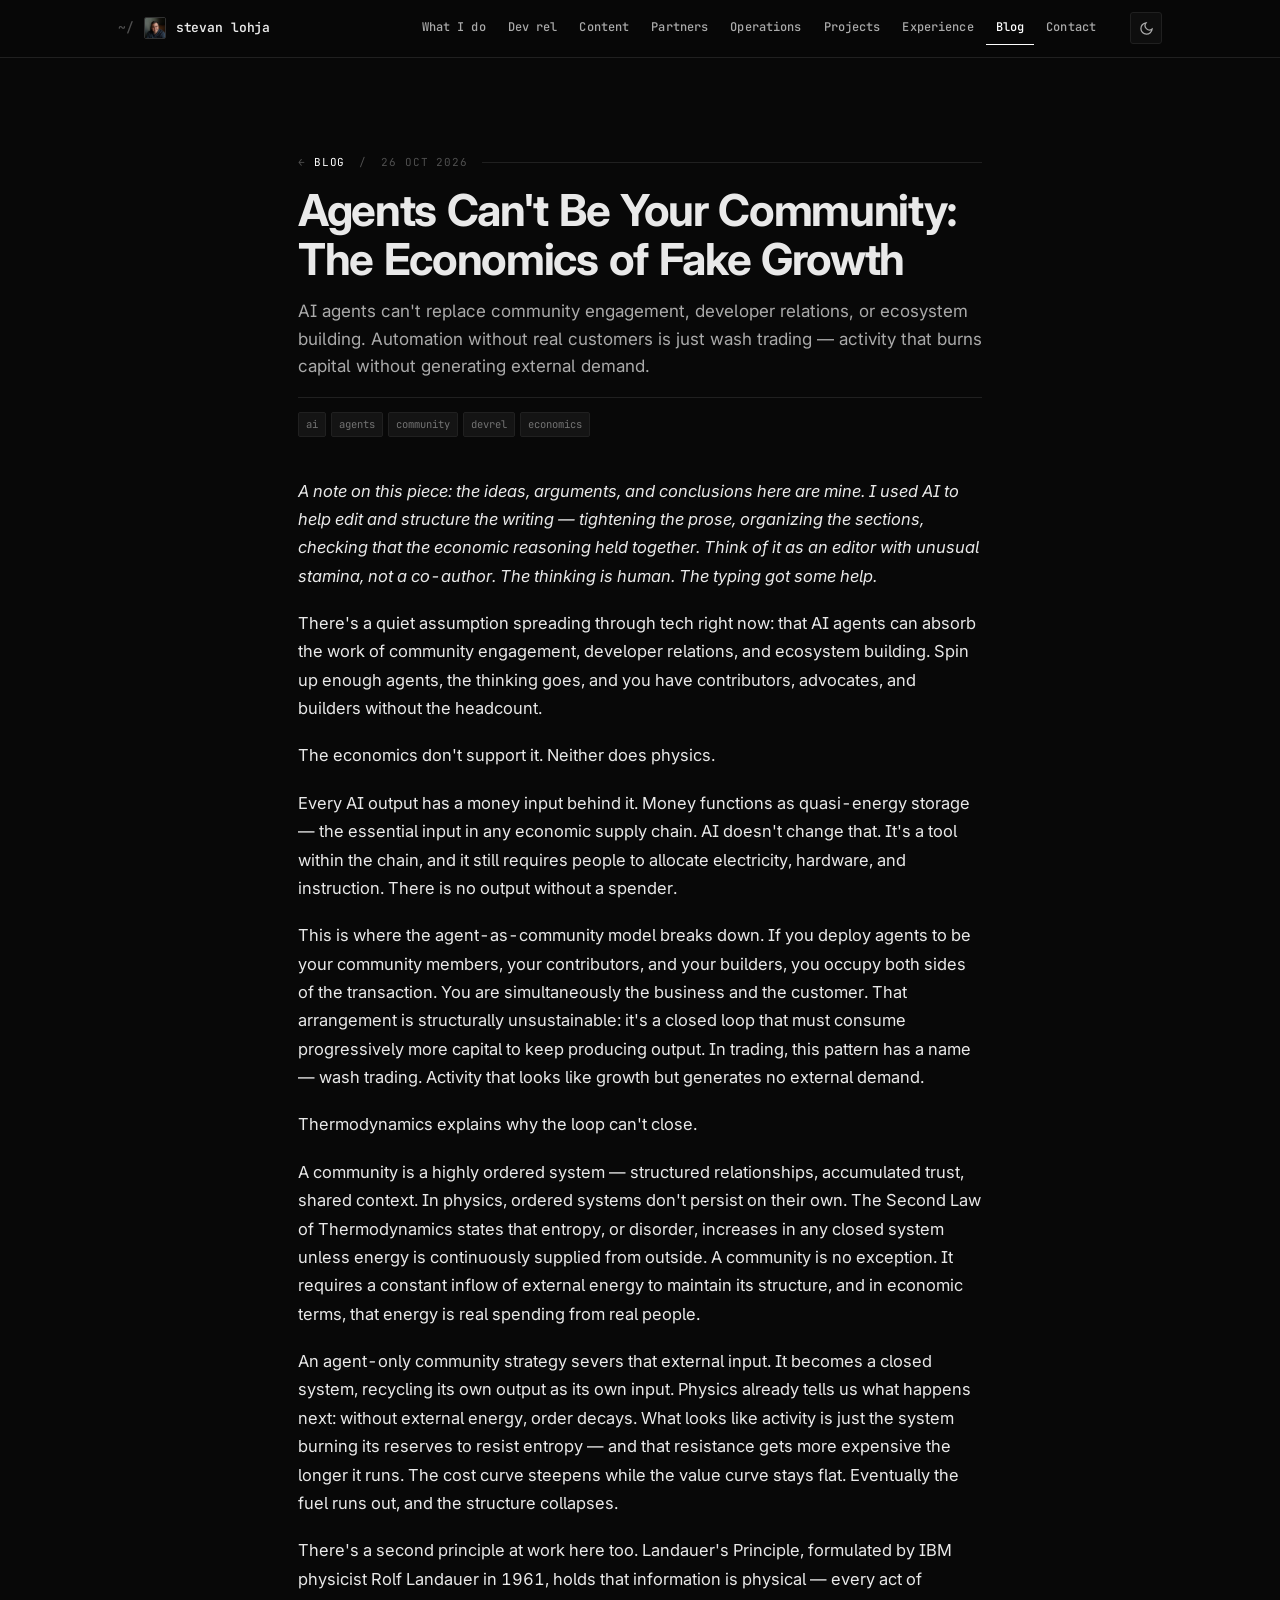
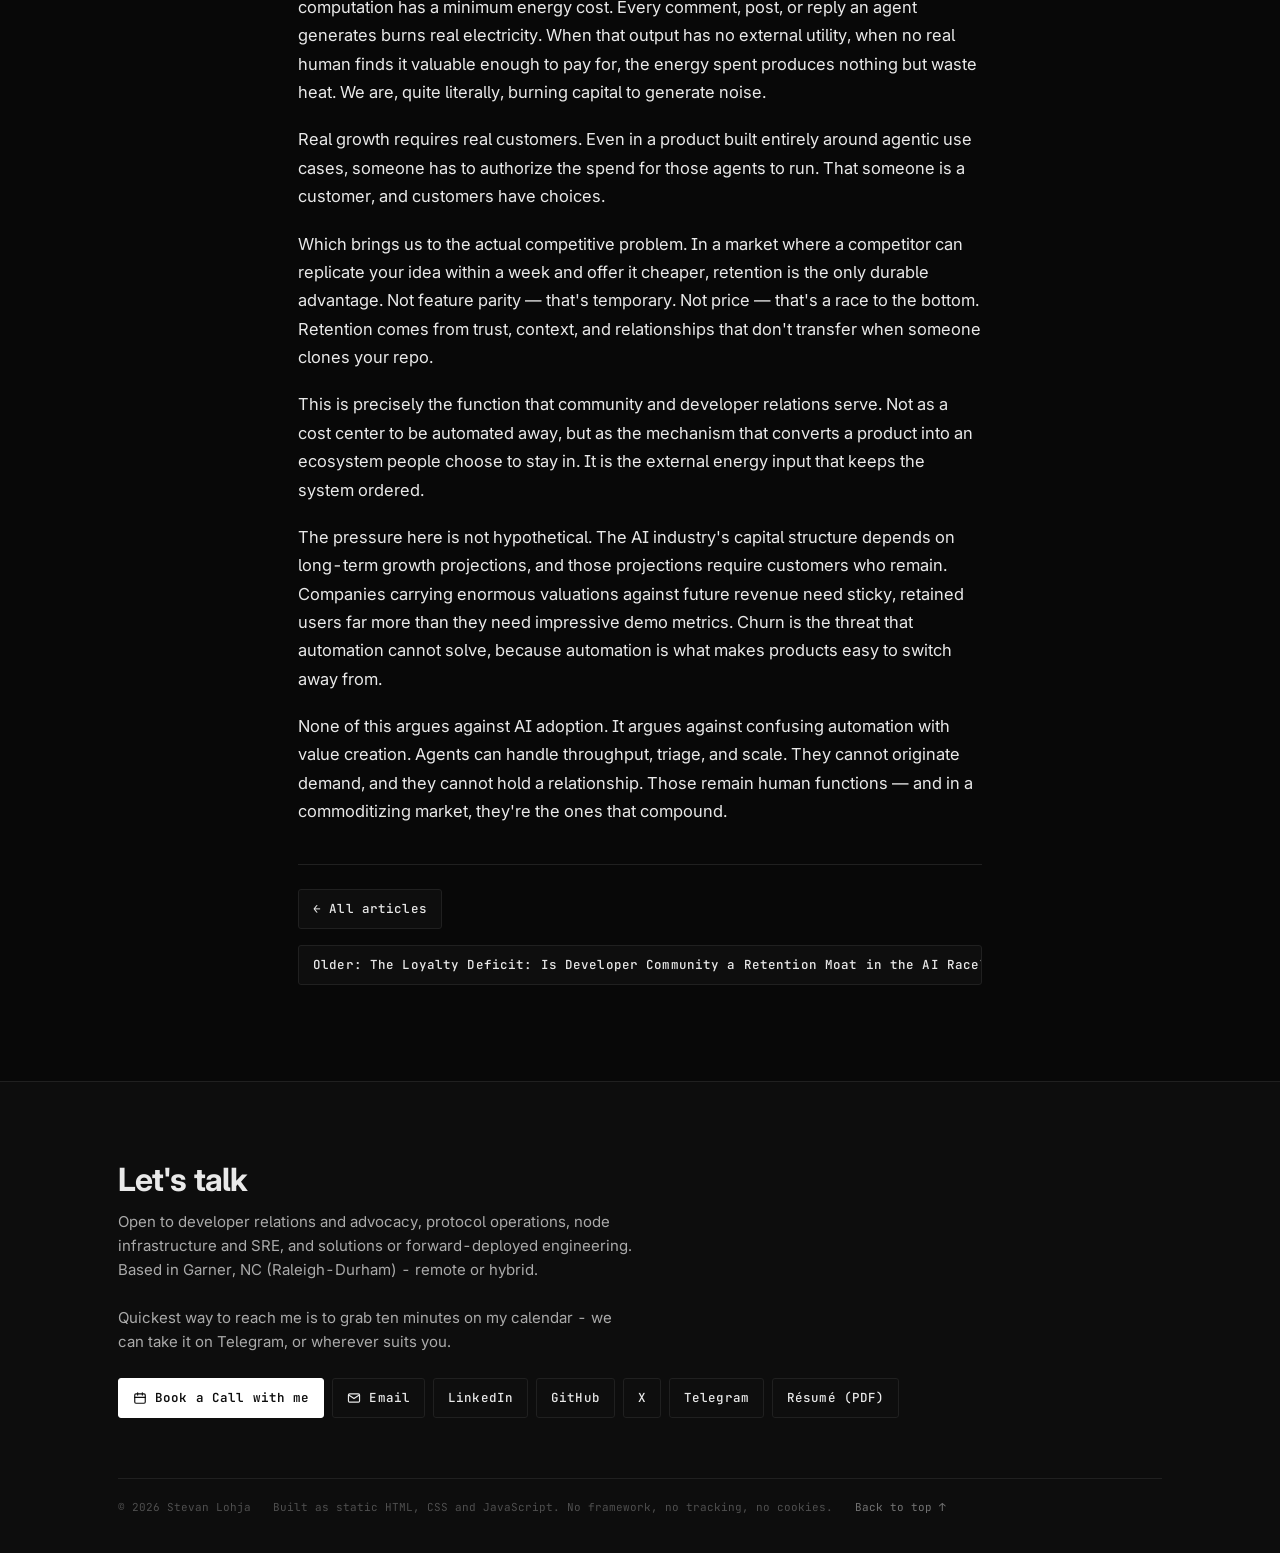
<file: blog/2026-10-26-agents-cant-be-your-community-the-economics-of-fake-growth.html>
<!-- generated by scripts/build-blog.mjs - do not edit by hand -->
<!doctype html>
<html lang="en">
<head>
<meta charset="utf-8">
<meta name="viewport" content="width=device-width, initial-scale=1">
<title>Agents Can't Be Your Community: The Economics of Fake Growth - Stevan Lohja</title>
<meta name="description" content="AI agents can't replace community engagement, developer relations, or ecosystem building. Automation without real customers is just wash trading — activity that burns capital without generating external demand.">
<meta name="author" content="Stevan Lohja">
<link rel="canonical" href="https://stevanlohja.github.io/stevanlohja/blog/2026-10-26-agents-cant-be-your-community-the-economics-of-fake-growth.html">

<meta property="og:type" content="article">
<meta property="og:title" content="Agents Can't Be Your Community: The Economics of Fake Growth">
<meta property="og:description" content="AI agents can't replace community engagement, developer relations, or ecosystem building. Automation without real customers is just wash trading — activity that burns capital without generating external demand.">
<meta property="og:url" content="https://stevanlohja.github.io/stevanlohja/blog/2026-10-26-agents-cant-be-your-community-the-economics-of-fake-growth.html">
<meta name="twitter:card" content="summary">
<meta name="twitter:creator" content="@stevanlohja">
<meta name="twitter:site" content="@stevanlohja">
<meta name="twitter:image" content="https://stevanlohja.github.io/stevanlohja/assets/stevan-lohja.jpg">
<meta property="og:image" content="https://stevanlohja.github.io/stevanlohja/assets/stevan-lohja.jpg">
<meta property="og:image:alt" content="Stevan Lohja">

<link rel="icon" href="data:image/svg+xml,<svg xmlns='http://www.w3.org/2000/svg' viewBox='0 0 32 32'><rect width='32' height='32' rx='3' fill='%23080808'/><rect x='7' y='7' width='6' height='6' fill='%23ffffff'/><rect x='7' y='19' width='18' height='2' fill='%23ffffff' opacity='.55'/><rect x='7' y='24' width='12' height='2' fill='%23ffffff' opacity='.35'/></svg>">

<script>
/* Set the theme before first paint: a stored choice wins, otherwise dark.
   First-time visitors get dark regardless of their OS setting. */
(function(){try{var t=localStorage.getItem('sl-theme')||'dark';
document.documentElement.setAttribute('data-theme',t);}catch(e){
document.documentElement.setAttribute('data-theme','dark');}})();
</script>

<link rel="preconnect" href="https://fonts.googleapis.com">
<link rel="preconnect" href="https://fonts.gstatic.com" crossorigin>
<link rel="stylesheet" href="https://fonts.googleapis.com/css2?family=Inter:wght@400;500;600;700;800&family=JetBrains+Mono:wght@400;500;600;700&display=swap">
<link rel="stylesheet" href="../css/styles.css">
<link rel="alternate" type="application/rss+xml" title="Stevan Lohja - Blog" href="feed.xml">
</head>
<body>
<a class="skip" href="#main">Skip to content</a>

<!-- ============ NAV ============ -->
<header class="nav" id="nav">
  <div class="wrap nav__in">
    <a class="nav__brand" href="../"><img class="nav__face" src="../assets/stevan-lohja.jpg" alt="" width="24" height="24" decoding="async">stevan&nbsp;lohja</a>

    <button class="iconbtn nav__burger" id="burger" aria-label="Menu" aria-expanded="false" aria-controls="navlinks">
      <svg viewBox="0 0 24 24" fill="none" stroke="currentColor" stroke-width="2" stroke-linecap="round">
        <path d="M3 6h18M3 12h18M3 18h18"/>
      </svg>
    </button>

    <nav class="nav__links" id="navlinks" aria-label="Sections">
      <a href="../#about">What I do</a>
      <a href="../#devrel">Dev rel</a>
      <a href="../#content">Content</a>
      <a href="../#partners">Partners</a>
      <a href="../#enablement">Operations</a>
      <a href="../#projects">Projects</a>
      <a href="../#experience">Experience</a>
      <a href="./" aria-current="true">Blog</a>
      <a href="../#contact">Contact</a>
    </nav>

    <div class="nav__tools">
      <button class="iconbtn" id="theme" aria-label="Toggle colour theme">
        <svg class="i-moon" viewBox="0 0 24 24" fill="none" stroke="currentColor" stroke-width="2" stroke-linecap="round">
          <path d="M21 12.8A9 9 0 1 1 11.2 3a7 7 0 0 0 9.8 9.8z"/>
        </svg>
        <svg class="i-sun" viewBox="0 0 24 24" fill="none" stroke="currentColor" stroke-width="2" stroke-linecap="round">
          <circle cx="12" cy="12" r="4"/>
          <path d="M12 2v2m0 16v2M2 12h2m16 0h2M4.9 4.9l1.4 1.4m11.4 11.4l1.4 1.4M19.1 4.9l-1.4 1.4M6.3 17.7l-1.4 1.4"/>
        </svg>
      </button>
    </div>
  </div>
</header>

<main id="main">
<span id="top"></span>


<!-- ============ POST ============ -->
<section class="sec" id="post">
  <div class="wrap post">
    <header class="post__head">
      <span class="sec__num"><a class="backlink" href="./">Blog</a> / <time datetime="2026-10-26">26 Oct 2026</time></span>
      <h1 class="post__title">Agents Can't Be Your Community: The Economics of Fake Growth</h1>
      <p class="post__sub">AI agents can't replace community engagement, developer relations, or ecosystem building. Automation without real customers is just wash trading — activity that burns capital without generating external demand.</p>
        <ul class="stack"><li>ai</li><li>agents</li><li>community</li><li>devrel</li><li>economics</li></ul>
    </header>

    <div class="prose">
<p><em>A note on this piece: the ideas, arguments, and conclusions here are mine. I used AI to help edit and structure the writing — tightening the prose, organizing the sections, checking that the economic reasoning held together. Think of it as an editor with unusual stamina, not a co-author. The thinking is human. The typing got some help.</em></p>
<p>There's a quiet assumption spreading through tech right now: that AI agents can absorb the work of community engagement, developer relations, and ecosystem building. Spin up enough agents, the thinking goes, and you have contributors, advocates, and builders without the headcount.</p>
<p>The economics don't support it. Neither does physics.</p>
<p>Every AI output has a money input behind it. Money functions as quasi-energy storage — the essential input in any economic supply chain. AI doesn't change that. It's a tool within the chain, and it still requires people to allocate electricity, hardware, and instruction. There is no output without a spender.</p>
<p>This is where the agent-as-community model breaks down. If you deploy agents to be your community members, your contributors, and your builders, you occupy both sides of the transaction. You are simultaneously the business and the customer. That arrangement is structurally unsustainable: it's a closed loop that must consume progressively more capital to keep producing output. In trading, this pattern has a name — wash trading. Activity that looks like growth but generates no external demand.</p>
<p>Thermodynamics explains why the loop can't close.</p>
<p>A community is a highly ordered system — structured relationships, accumulated trust, shared context. In physics, ordered systems don't persist on their own. The Second Law of Thermodynamics states that entropy, or disorder, increases in any closed system unless energy is continuously supplied from outside. A community is no exception. It requires a constant inflow of external energy to maintain its structure, and in economic terms, that energy is real spending from real people.</p>
<p>An agent-only community strategy severs that external input. It becomes a closed system, recycling its own output as its own input. Physics already tells us what happens next: without external energy, order decays. What looks like activity is just the system burning its reserves to resist entropy — and that resistance gets more expensive the longer it runs. The cost curve steepens while the value curve stays flat. Eventually the fuel runs out, and the structure collapses.</p>
<p>There's a second principle at work here too. Landauer's Principle, formulated by IBM physicist Rolf Landauer in 1961, holds that information is physical — every act of computation has a minimum energy cost. Every comment, post, or reply an agent generates burns real electricity. When that output has no external utility, when no real human finds it valuable enough to pay for, the energy spent produces nothing but waste heat. We are, quite literally, burning capital to generate noise.</p>
<p>Real growth requires real customers. Even in a product built entirely around agentic use cases, someone has to authorize the spend for those agents to run. That someone is a customer, and customers have choices.</p>
<p>Which brings us to the actual competitive problem. In a market where a competitor can replicate your idea within a week and offer it cheaper, retention is the only durable advantage. Not feature parity — that's temporary. Not price — that's a race to the bottom. Retention comes from trust, context, and relationships that don't transfer when someone clones your repo.</p>
<p>This is precisely the function that community and developer relations serve. Not as a cost center to be automated away, but as the mechanism that converts a product into an ecosystem people choose to stay in. It is the external energy input that keeps the system ordered.</p>
<p>The pressure here is not hypothetical. The AI industry's capital structure depends on long-term growth projections, and those projections require customers who remain. Companies carrying enormous valuations against future revenue need sticky, retained users far more than they need impressive demo metrics. Churn is the threat that automation cannot solve, because automation is what makes products easy to switch away from.</p>
<p>None of this argues against AI adoption. It argues against confusing automation with value creation. Agents can handle throughput, triage, and scale. They cannot originate demand, and they cannot hold a relationship. Those remain human functions — and in a commoditizing market, they're the ones that compound.</p>
    </div>

    <footer class="post__foot">
      <a class="btn" href="./">&larr; All articles</a>
      <div class="post__nav">
        <a class="btn" href="2026-10-16-the-loyalty-deficit.html">Older: The Loyalty Deficit: Is Developer Community a Retention Moat in the AI Race? &rarr;</a>
      </div>
    </footer>
  </div>
</section>

</main>

<!-- ============ FOOTER ============ -->
<footer class="foot" id="contact">
  <div class="wrap">
    <h2>Let's talk</h2>
    <p class="foot__lede">
      Open to developer relations and advocacy, protocol operations, node infrastructure and SRE, and
      solutions or forward-deployed engineering. Based in Garner, NC (Raleigh-Durham) - remote or
      hybrid.
      <br><br>
      Quickest way to reach me is to grab ten minutes on my calendar - we can take it on
      Telegram, or wherever suits you.
    </p>
    <div class="foot__links">
      <a class="btn btn--primary" href="https://calendar.proton.me/bookings#Ib_lnHZnbcqzef6bOU5ahvtlaml2eErsViWCvzLola8=" rel="noopener">
        <svg viewBox="0 0 24 24" fill="none" stroke="currentColor" stroke-width="2" stroke-linecap="round">
          <rect x="3" y="5" width="18" height="16" rx="2"/><path d="M8 3v4M16 3v4M3 11h18"/></svg>
 Book a Call with me
      </a>
      <a class="btn" href="mailto:stevan.lohja.esquire546@passmail.net">
        <svg viewBox="0 0 24 24" fill="none" stroke="currentColor" stroke-width="2" stroke-linecap="round">
          <rect x="2.5" y="5" width="19" height="14" rx="2"/><path d="m3 7 9 6 9-6"/></svg>
 Email
      </a>
      <a class="btn" href="https://linkedin.com/in/stevanlohja" rel="noopener">LinkedIn</a>
      <a class="btn" href="https://github.com/stevanlohja" rel="noopener">GitHub</a>
      <a class="btn" href="https://x.com/stevanlohja" rel="noopener">X</a>
      <a class="btn" href="https://t.me/stevanlohja" rel="noopener">Telegram</a>
      <a class="btn" href="../assets/Stevan-Lohja-Resume.pdf">R&eacute;sum&eacute; (PDF)</a>
    </div>

    <div class="foot__base">
      <span>&copy; <span id="yr">2026</span> Stevan Lohja</span>
      <span>Built as static HTML, CSS and JavaScript. No framework, no tracking, no cookies.</span>
      <a href="#top">Back to top &uarr;</a>
    </div>
  </div>
</footer>

<script type="application/ld+json">
{"@context":"https://schema.org","@type":"BlogPosting","headline":"Agents Can't Be Your Community: The Economics of Fake Growth","description":"AI agents can't replace community engagement, developer relations, or ecosystem building. Automation without real customers is just wash trading — activity that burns capital without generating external demand.","datePublished":"2026-10-26","author":{"@type":"Person","name":"Stevan Lohja","url":"https://stevanlohja.github.io/stevanlohja/"},"image":"https://stevanlohja.github.io/stevanlohja/assets/stevan-lohja.jpg","mainEntityOfPage":"https://stevanlohja.github.io/stevanlohja/blog/2026-10-26-agents-cant-be-your-community-the-economics-of-fake-growth.html"}
</script>

<script src="../js/main.js" defer></script>
</body>
</html>
</file>
<file: css/styles.css>
/* ============================================================
   stevanlohja.com
   Design system: technical dossier. Dark-first, monochrome (grayscale
   black/white/gray only), monospace-forward, square geometry, hairline
   rules. Restraint over spectacle: no glitch, no scanlines, no rain.
   Two families: Inter (prose) + JetBrains Mono (labels, data, UI).
   ============================================================ */

/* ---------- tokens: dark (default) — black, white, gray only ---------- */
:root {
  --bg:        #080808;
  --bg-1:      #0e0e0e;
  --bg-2:      #141414;
  --bg-3:      #1b1b1b;
  --line:      #202020;
  --line-2:    #313131;
  --fg:        #e9e9e9;
  --fg-1:      #aaaaaa;
  --fg-2:      #737373;
  --fg-3:      #4f4f4f;
  --accent:    #ffffff;
  --accent-dim:#202020;
  --accent-fg: #0e0e0e;
  --ok:        #d4d4d4;
  --warn:      #8f8f8f;
  --shadow:    0 1px 0 rgba(0,0,0,.5), 0 10px 30px -18px rgba(0,0,0,.9);

  --sans: "Inter", -apple-system, BlinkMacSystemFont, "Segoe UI", Helvetica, Arial, sans-serif;
  --mono: "JetBrains Mono", ui-monospace, SFMono-Regular, "SF Mono", Menlo, Consolas, monospace;

  --wrap: 1140px;
  --pad: clamp(20px, 5vw, 48px);
  --r: 3px;
  --r-sm: 2px;

  color-scheme: dark;
}

/* ---------- tokens: light (paper white) — black, white, gray only ---------- */
:root[data-theme="light"] {
  --bg:        #f6f6f6;
  --bg-1:      #ffffff;
  --bg-2:      #f0f0f0;
  --bg-3:      #e7e7e7;
  --line:      #dbdbdb;
  --line-2:    #c5c5c5;
  --fg:        #151515;
  --fg-1:      #4b4b4b;
  --fg-2:      #707070;
  --fg-3:      #989898;
  --accent:    #000000;
  --accent-dim:#e4e4e4;
  --accent-fg: #ffffff;
  --ok:        #2e2e2e;
  --warn:      #737373;
  --shadow:    0 1px 0 rgba(0,0,0,.06), 0 10px 30px -18px rgba(0,0,0,.25);
  color-scheme: light;
}

/* ---------- reset ---------- */
*, *::before, *::after { box-sizing: border-box; }
html { -webkit-text-size-adjust: 100%; scroll-behavior: smooth; scrollbar-color: var(--line-2) transparent; }
@media (prefers-reduced-motion: reduce) { html { scroll-behavior: auto; } }
body {
  margin: 0;
  color: var(--fg);
  font-family: var(--sans);
  font-size: 16px;
  line-height: 1.6;
  font-feature-settings: "cv05" 1, "cv08" 1, "ss03" 1, "tnum" 1;
  -webkit-font-smoothing: antialiased;
  overflow-x: hidden;
  background-color: var(--bg);
}
img, svg { max-width: 100%; display: block; }
a { color: var(--accent); text-decoration: none; }
a:hover { text-decoration: underline; text-underline-offset: 3px; text-decoration-thickness: 1px; }
h1, h2, h3, h4 { margin: 0; font-weight: 700; letter-spacing: -0.02em; line-height: 1.15; }
p { margin: 0 0 1em; }
p:last-child { margin-bottom: 0; }
ul, ol { margin: 0; padding: 0; list-style: none; }
button { font: inherit; color: inherit; background: none; border: 0; cursor: pointer; }
:focus-visible { outline: 1px solid var(--accent); outline-offset: 3px; border-radius: var(--r-sm); }
::selection { background: color-mix(in srgb, var(--accent) 32%, transparent); color: var(--fg); }
code, .mono { font-family: var(--mono); }
code { font-size: .92em; padding: 1px 5px; border: 1px solid var(--line); border-radius: var(--r-sm); background: var(--bg-2); color: var(--fg); }

/* ---------- primitives ---------- */
.wrap { width: 100%; max-width: var(--wrap); margin-inline: auto; padding-inline: var(--pad); }
.sr { position: absolute; width: 1px; height: 1px; padding: 0; margin: -1px; overflow: hidden;
      clip: rect(0 0 0 0); white-space: nowrap; border: 0; }
.skip {
  position: absolute; left: 12px; top: -60px; z-index: 100; padding: 10px 16px;
  background: var(--accent); color: var(--accent-fg); border-radius: var(--r); font-weight: 600;
  font-family: var(--mono); font-size: 13px; transition: top .15s;
}
.skip:focus { top: 12px; text-decoration: none; }

/* mono label: the reusable "readout" style for kickers, numbers, tags */
.label, .hero__kicker, .sec__num, .fn__n, .metric__l, .job__when, .pcard__date, .deflist dt {
  font-family: var(--mono); letter-spacing: .08em; text-transform: uppercase;
}

/* ---------- nav ---------- */
.nav {
  position: sticky; top: 0; z-index: 50;
  background: color-mix(in srgb, var(--bg) 78%, transparent);
  backdrop-filter: saturate(140%) blur(10px);
  -webkit-backdrop-filter: saturate(140%) blur(10px);
  border-bottom: 1px solid transparent;
  transition: border-color .2s, background .2s;
}
.nav.is-stuck { border-bottom-color: var(--line); background: color-mix(in srgb, var(--bg) 90%, transparent); }
.nav__in { display: flex; align-items: center; gap: 16px; height: 56px; }
.nav__brand {
  font-family: var(--mono); font-size: 13px; font-weight: 600; color: var(--fg);
  letter-spacing: -0.01em; white-space: nowrap;
  display: inline-flex; align-items: center; gap: 10px;
}
.nav__brand::before { content: "~/"; color: var(--fg-3); font-weight: 500; }
.nav__brand:hover { text-decoration: none; color: var(--accent); }
.nav__face {
  width: 22px; height: 22px; flex: none; border-radius: var(--r-sm);
  object-fit: cover; object-position: 50% 44%;
  border: 1px solid var(--line-2);
}
.nav__links { display: flex; gap: 2px; margin-left: auto; }
.nav__links a {
  font-family: var(--mono); font-size: 12px; font-weight: 500; color: var(--fg-1);
  padding: 7px 10px; border-radius: var(--r-sm); white-space: nowrap; letter-spacing: .01em;
  border-bottom: 1px solid transparent;
}
.nav__links a:hover { color: var(--fg); background: var(--bg-2); text-decoration: none; }
.nav__links a[aria-current="true"] { color: var(--accent); border-bottom-color: var(--accent); background: transparent; border-radius: 0; }
.nav__tools { display: flex; gap: 8px; align-items: center; margin-left: 8px; }
.iconbtn {
  width: 32px; height: 32px; display: grid; place-items: center;
  border: 1px solid var(--line); border-radius: var(--r); color: var(--fg-1);
  background: var(--bg-1); transition: color .15s, border-color .15s;
}
.iconbtn:hover { color: var(--fg); border-color: var(--line-2); }
.iconbtn svg { width: 15px; height: 15px; }
:root[data-theme="light"] .iconbtn .i-moon { display: none; }
:root:not([data-theme="light"]) .iconbtn .i-sun { display: none; }
.nav__burger { display: none; }
@media (max-width: 900px) {
  .nav__links {
    display: none; position: absolute; inset: 56px 0 auto; flex-direction: column; gap: 2px;
    background: var(--bg-1); border-bottom: 1px solid var(--line); padding: 10px var(--pad) 18px;
  }
  .nav__links.is-open { display: flex; }
  .nav__links a { padding: 10px 12px; font-size: 14px; }
  .nav__links a[aria-current="true"] { border-bottom-color: transparent; border-left: 2px solid var(--accent); padding-left: 10px; }
  .nav__burger { display: grid; margin-left: auto; }
  .nav__tools { margin-left: 0; }
}

/* ---------- hero ---------- */
.hero { padding: clamp(52px, 10vw, 104px) 0 clamp(36px, 6vw, 60px); position: relative; }
.hero::before {
  /* one faint spotlight */
  content: ""; position: absolute; inset: -80px 0 auto; height: 480px; z-index: -1;
  background: radial-gradient(52% 60% at 20% 0%, color-mix(in srgb, var(--accent) 9%, transparent), transparent 70%);
  pointer-events: none;
}
.hero__kicker {
  font-size: 11px; color: var(--fg-2); display: flex; align-items: center; gap: 10px; margin-bottom: 20px;
}
.hero__kicker .sep { color: var(--fg-3); }
.pulse {
  width: 7px; height: 7px; border-radius: 50%; background: var(--ok); flex: none;
  box-shadow: 0 0 0 0 color-mix(in srgb, var(--ok) 55%, transparent);
  animation: pulse 2.6s ease-out infinite;
}
@keyframes pulse {
  0%   { box-shadow: 0 0 0 0 color-mix(in srgb, var(--ok) 55%, transparent); }
  70%  { box-shadow: 0 0 0 9px transparent; }
  100% { box-shadow: 0 0 0 0 transparent; }
}
@media (prefers-reduced-motion: reduce) { .pulse { animation: none; } }
.hero h1 {
  font-size: clamp(38px, 7vw, 70px); letter-spacing: -0.035em; font-weight: 800; margin-bottom: 14px;
}
.hero__role {
  font-family: var(--mono); font-size: clamp(13px, 1.6vw, 15px); font-weight: 500; color: var(--fg-1);
  letter-spacing: 0; margin-bottom: 20px; max-width: 70ch; line-height: 1.7;
}
.hero__role b { font-weight: 500; color: var(--fg); white-space: nowrap; }
@media (max-width: 620px) { .hero__role b { white-space: normal; } }
.hero__role .sep { color: var(--accent); font-weight: 400; margin-inline: 6px; }
.hero__lede { font-size: clamp(15.5px, 1.8vw, 17px); color: var(--fg-1); max-width: 68ch; }
.hero__lede strong { color: var(--fg); font-weight: 600; }

/* badge row: self-contained mono readouts, so wrapping never leaves a dangling rule */
.hero__meta {
  display: flex; flex-wrap: wrap; gap: 6px; margin-top: 24px;
  font-family: var(--mono); font-size: 11.5px; color: var(--fg-1);
}
.hero__meta span {
  display: inline-flex; align-items: center; gap: 8px; padding: 8px 13px;
  border: 1px solid var(--line); border-radius: var(--r); background: var(--bg-1);
}
.hero__meta svg { width: 12px; height: 12px; flex: none; color: var(--accent); }

.cta { display: flex; flex-wrap: wrap; gap: 8px; margin-top: 26px; }
.btn {
  display: inline-flex; align-items: center; gap: 8px; padding: 9px 14px;
  border-radius: var(--r); font-family: var(--mono); font-size: 12.5px; font-weight: 500; letter-spacing: .01em;
  border: 1px solid var(--line); background: var(--bg-1); color: var(--fg);
  transition: border-color .15s, background .15s, color .15s;
}
.btn:hover { text-decoration: none; border-color: var(--line-2); background: var(--bg-2); }
.btn svg { width: 14px; height: 14px; flex: none; }
.btn--primary { background: var(--accent); border-color: var(--accent); color: var(--accent-fg); font-weight: 600; }
.btn--primary:hover { background: color-mix(in srgb, var(--accent) 86%, var(--fg)); border-color: transparent; color: var(--accent-fg); }
.btn[data-copied]::after { content: attr(data-copied); }

/* ---------- hero portrait: ID-frame, not avatar ---------- */
.hero__top { display: grid; grid-template-columns: 1fr; gap: 26px; align-items: start; }
.hero__portrait { margin: 0; width: clamp(104px, 27vw, 132px); position: relative; }
.hero__portrait img {
  width: 100%; height: auto; aspect-ratio: 1 / 1; border-radius: var(--r);
  object-fit: cover; object-position: 50% 44%;
  border: 1px solid var(--line-2);
  filter: saturate(.9) contrast(1.03);
}
/* corner brackets */
.hero__portrait::before, .hero__portrait::after {
  content: ""; position: absolute; width: 14px; height: 14px; border: 1px solid var(--accent); pointer-events: none;
}
.hero__portrait::before { top: -6px; left: -6px; border-right: 0; border-bottom: 0; }
.hero__portrait::after  { bottom: -6px; right: -6px; border-left: 0; border-top: 0; }
@media (min-width: 940px) {
  .hero__top { grid-template-columns: minmax(0, 1fr) clamp(200px, 21vw, 260px); gap: clamp(36px, 5vw, 60px); align-items: start; }
  .hero__portrait { grid-column: 2; grid-row: 1; width: 100%; margin-top: 44px; }
  .hero__intro    { grid-column: 1; grid-row: 1; }
}

/* ---------- metrics: readout strip ---------- */
.metrics {
  display: grid; grid-template-columns: repeat(2, 1fr); counter-reset: m;
  border: 1px solid var(--line); border-radius: var(--r); overflow: hidden;
  background: var(--bg-1); margin-top: clamp(34px, 6vw, 56px);
}
.metric { padding: 18px 16px 16px; border-right: 1px solid var(--line); border-bottom: 1px solid var(--line); position: relative; }
.metric::before {
  counter-increment: m; content: counter(m, decimal-leading-zero);
  position: absolute; top: 10px; right: 12px;
  font-family: var(--mono); font-size: 10px; color: var(--fg-3); letter-spacing: .06em;
}
.metric__v {
  font-family: var(--mono); font-size: clamp(24px, 3.2vw, 30px); font-weight: 700;
  letter-spacing: -0.04em; line-height: 1; color: var(--fg); font-variant-numeric: tabular-nums;
}
.metric__v .u { font-size: .6em; color: var(--accent); margin-left: 1px; }
.metric__l { font-size: 10.5px; color: var(--fg-2); margin-top: 10px; line-height: 1.45; letter-spacing: .05em; }
.metric--zero .metric__v { color: var(--ok); }
@media (min-width: 660px) { .metrics { grid-template-columns: repeat(4, 1fr); } }

/* ---------- function panels ---------- */
.tri { display: grid; grid-template-columns: 1fr; gap: 12px; }
@media (min-width: 760px) { .tri { grid-template-columns: repeat(2, 1fr); } }
.fn {
  display: flex; flex-direction: column; padding: 22px 20px; position: relative;
  border: 1px solid var(--line); border-radius: var(--r); background: var(--bg-1);
  transition: border-color .18s;
}
.fn:hover { border-color: color-mix(in srgb, var(--accent) 40%, var(--line-2)); }
.fn::before, .fn::after {
  content: ""; position: absolute; width: 10px; height: 10px; border: 1px solid var(--accent); opacity: .75; pointer-events: none;
}
.fn::before { top: -1px; left: -1px; border-right: 0; border-bottom: 0; }
.fn::after  { bottom: -1px; right: -1px; border-left: 0; border-top: 0; }
.fn__n { font-size: 10.5px; color: var(--accent); margin-bottom: 12px; }
.fn h3 { font-size: 17.5px; letter-spacing: -0.024em; margin-bottom: 10px; }
.fn p { font-size: 14.5px; color: var(--fg-1); line-height: 1.6; }
.fn p.fn__k {
  margin-top: auto; padding-top: 14px; border-top: 1px solid var(--line);
  font-family: var(--mono); font-size: 11.5px; color: var(--fg-2); line-height: 1.5;
}
.fn p.fn__k b { color: var(--fg); font-weight: 600; }

.jcard__state--metric {
  color: var(--accent); border-color: color-mix(in srgb, var(--accent) 34%, var(--line));
  background: color-mix(in srgb, var(--accent) 10%, transparent);
}

/* ---------- sections ---------- */
.sec { padding: clamp(56px, 8.5vw, 96px) 0; border-top: 1px solid var(--line); }
.sec--alt { background: color-mix(in srgb, var(--bg-1) 86%, transparent); }
.sec__head { margin-bottom: clamp(28px, 4vw, 44px); max-width: 78ch; }
.sec__num {
  font-size: 11px; color: var(--fg-3); display: flex; align-items: center; gap: 14px; margin-bottom: 14px;
}
.sec__num::after { content: ""; flex: 1; height: 1px; background: var(--line); min-width: 40px; }
.sec h1, .sec h2 { font-size: clamp(26px, 4vw, 38px); letter-spacing: -0.03em; margin-bottom: 12px; }
.sec__sub { color: var(--fg-1); font-size: clamp(15px, 1.7vw, 16px); }

/* ---------- filter chips ---------- */
.filters { display: flex; flex-wrap: wrap; gap: 6px; margin-bottom: 24px; }
.chip {
  font-family: var(--mono); font-size: 11.5px; letter-spacing: .01em;
  padding: 6px 11px; border: 1px solid var(--line); border-radius: var(--r);
  color: var(--fg-2); background: var(--bg-1); transition: all .15s; white-space: nowrap;
}
.chip:hover { color: var(--fg); border-color: var(--line-2); }
.chip[aria-pressed="true"] {
  color: var(--accent); border-color: color-mix(in srgb, var(--accent) 50%, var(--line));
  background: color-mix(in srgb, var(--accent) 10%, transparent);
}
.chip .n { color: var(--fg-3); margin-left: 7px; }
.chip .n::before { content: "["; } .chip .n::after { content: "]"; }
.chip[aria-pressed="true"] .n { color: color-mix(in srgb, var(--accent) 70%, var(--fg-3)); }

/* ---------- disclosure note ---------- */
.note {
  display: flex; gap: 13px; padding: 14px 16px; border: 1px solid var(--line);
  border-left: 2px solid var(--accent); border-radius: var(--r);
  background: var(--bg-1); margin-bottom: 24px; font-size: 14px; color: var(--fg-1);
  max-width: 90ch;
}
.note svg { width: 15px; height: 15px; flex: none; margin-top: 4px; color: var(--accent); }
.note strong { color: var(--fg); font-weight: 600; }

/* ---------- partner grid ---------- */
.pgrid { display: grid; grid-template-columns: repeat(auto-fill, minmax(min(305px, 100%), 1fr)); gap: 12px; }
.pcard {
  display: flex; flex-direction: column;
  border: 1px solid var(--line); border-radius: var(--r); background: var(--bg-1);
  padding: 18px; transition: border-color .18s;
}
.pcard:hover { border-color: color-mix(in srgb, var(--accent) 40%, var(--line-2)); }
.pcard[hidden] { display: none; }
.pcard__top { display: flex; align-items: flex-start; gap: 11px; margin-bottom: 12px; }
.pcard__mark {
  width: 34px; height: 34px; flex: none; border-radius: var(--r); display: grid; place-items: center;
  font-family: var(--mono); font-size: 13px; font-weight: 600; letter-spacing: -0.02em;
  background: var(--bg-3); color: var(--fg-1); border: 1px solid var(--line);
}
.pcard__id { min-width: 0; flex: 1; }
.pcard h3 { font-size: 16px; letter-spacing: -0.02em; text-wrap: balance; }
.pcard__sub { font-family: var(--mono); font-size: 11px; color: var(--fg-2); margin-top: 4px; }
.tag {
  display: inline-flex; align-items: center; gap: 6px; font-family: var(--mono);
  font-size: 10px; letter-spacing: .05em; text-transform: uppercase; font-weight: 500;
  padding: 3px 7px; border-radius: var(--r-sm); white-space: nowrap; margin-top: 2px;
  background: var(--bg-3); color: var(--fg-2); border: 1px solid var(--line);
}
.tag--fno   { color: var(--ok);     border-color: color-mix(in srgb, var(--ok) 34%, var(--line));
              background: color-mix(in srgb, var(--ok) 10%, transparent); }
.tag--infra { color: var(--accent); border-color: color-mix(in srgb, var(--accent) 34%, var(--line));
              background: color-mix(in srgb, var(--accent) 10%, transparent); }
.tag--exch  { color: var(--warn);   border-color: color-mix(in srgb, var(--warn) 34%, var(--line));
              background: color-mix(in srgb, var(--warn) 10%, transparent); }
.pcard__quote { font-size: 13.5px; color: var(--fg-1); line-height: 1.58; margin-bottom: 14px; flex: 1; }
.pcard__foot { display: flex; align-items: center; gap: 8px; padding-top: 13px; border-top: 1px solid var(--line); }
.tinybtn--icon { padding: 6px; }
.tinybtn--icon svg { width: 13px; height: 13px; }
.pcard__date { font-size: 10.5px; color: var(--fg-3); margin-right: auto; letter-spacing: .04em; }
.tinybtn {
  display: inline-flex; align-items: center; gap: 6px; font-family: var(--mono); font-size: 11.5px; font-weight: 500;
  padding: 6px 10px; border: 1px solid var(--line); border-radius: var(--r); color: var(--fg-1);
  transition: all .15s;
}
.tinybtn:hover { color: var(--fg); border-color: var(--line-2); background: var(--bg-2); text-decoration: none; }
.tinybtn svg { width: 12px; height: 12px; flex: none; }
.pcard__embed { margin-top: 14px; }
.pcard__embed:empty { display: none; }
.pcard__embed .twitter-tweet { margin: 0 !important; }
.embed-load { font-family: var(--mono); font-size: 11.5px; color: var(--fg-3); padding: 14px 0; }

/* ---------- enablement list ---------- */
.enable { display: grid; grid-template-columns: repeat(auto-fit, minmax(min(270px, 100%), 1fr)); gap: 1px;
          background: var(--line); border: 1px solid var(--line); border-radius: var(--r); overflow: hidden; }
.enable > li { background: var(--bg-1); padding: 20px 18px; }
.enable h3 { font-size: 14.5px; letter-spacing: -0.015em; margin-bottom: 8px; display: flex; gap: 9px; align-items: center; }
.enable h3 svg { width: 14px; height: 14px; color: var(--accent); flex: none; }
.enable p { font-size: 13.5px; color: var(--fg-1); line-height: 1.56; }

/* ---------- project grid ---------- */
.jgrid { display: grid; grid-template-columns: repeat(auto-fill, minmax(min(340px, 100%), 1fr)); gap: 12px; }
.jcard {
  display: flex; flex-direction: column; border: 1px solid var(--line); border-radius: var(--r);
  background: var(--bg-1); padding: 20px; transition: border-color .18s;
}
.jcard:hover { border-color: color-mix(in srgb, var(--accent) 40%, var(--line-2)); }
.jcard[hidden] { display: none; }
.jcard--wide { grid-column: 1 / -1; }
.jcard__head { display: flex; align-items: flex-start; gap: 12px; margin-bottom: 10px; }
.jcard h3 { font-size: 16.5px; letter-spacing: -0.022em; flex: 1; }
.jcard__state {
  font-family: var(--mono); font-size: 10px; letter-spacing: .06em; text-transform: uppercase;
  color: var(--fg-2); border: 1px solid var(--line); background: var(--bg-3);
  padding: 4px 8px; border-radius: var(--r-sm); white-space: nowrap; flex: none;
}
.jcard__state--live { color: var(--ok); border-color: color-mix(in srgb, var(--ok) 34%, var(--line));
                      background: color-mix(in srgb, var(--ok) 10%, transparent); }
.jcard__state--live::before { content: ""; display: inline-block; width: 5px; height: 5px; border-radius: 50%; background: var(--ok); margin-right: 6px; vertical-align: middle; }
.jcard p { font-size: 14px; color: var(--fg-1); line-height: 1.6; }
.jcard__facts { margin: 13px 0 0; display: grid; gap: 7px; }
.jcard__facts li { font-size: 13.5px; color: var(--fg-1); padding-left: 16px; position: relative; line-height: 1.5; }
.jcard__facts li::before {
  content: ""; position: absolute; left: 2px; top: .72em; width: 6px; height: 1px; background: var(--accent);
}
.jcard__facts strong { color: var(--fg); font-weight: 600; }
.stack { display: flex; flex-wrap: wrap; gap: 5px; margin-top: 16px; padding-top: 14px; border-top: 1px solid var(--line); }
.stack li {
  font-family: var(--mono); font-size: 10.5px; color: var(--fg-2);
  padding: 3px 7px; border: 1px solid var(--line); border-radius: var(--r-sm); background: var(--bg-2);
}
.jcard__links { display: flex; gap: 8px; flex-wrap: wrap; margin-top: 14px; }

/* ---------- experience: log-style timeline ---------- */
.tl { position: relative; padding-left: 26px; }
.tl::before { content: ""; position: absolute; left: 4px; top: 8px; bottom: 8px; width: 1px; background: var(--line-2); }
.tl > li { position: relative; padding-bottom: 36px; }
.tl > li:last-child { padding-bottom: 0; }
.tl > li::before {
  content: ""; position: absolute; left: -26px; top: 8px; width: 9px; height: 9px;
  background: var(--bg); border: 1px solid var(--line-2);
}
.tl > li.is-current::before { background: var(--ok); border-color: var(--ok); box-shadow: 0 0 0 3px color-mix(in srgb, var(--ok) 25%, transparent); }
.job__org { display: flex; align-items: baseline; gap: 12px; flex-wrap: wrap; }
.job__org h3 { font-size: 18px; letter-spacing: -0.022em; }
.job__when { font-size: 11px; color: var(--fg-3); white-space: nowrap; letter-spacing: .04em; text-transform: none; }
.job__title { font-family: var(--mono); font-size: 13px; font-weight: 500; color: var(--accent); margin-top: 6px; }
.job__scope { font-size: 13.5px; color: var(--fg-2); margin-top: 6px; }
.job__pts { margin-top: 12px; display: grid; gap: 8px; }
.job__pts li { font-size: 14px; color: var(--fg-1); line-height: 1.6; padding-left: 16px; position: relative; }
.job__pts li::before { content: ""; position: absolute; left: 2px; top: .78em; width: 6px; height: 1px; background: var(--accent); }
.job__pts strong { color: var(--fg); font-weight: 600; }

/* ---------- two-col ---------- */
.cols { display: grid; grid-template-columns: repeat(auto-fit, minmax(min(300px, 100%), 1fr)); gap: clamp(16px, 3vw, 32px); }
.panel { border: 1px solid var(--line); border-radius: var(--r); background: var(--bg-1); padding: 22px; position: relative; }
.panel::before, .panel::after {
  content: ""; position: absolute; width: 10px; height: 10px; border: 1px solid var(--accent); opacity: .6; pointer-events: none;
}
.panel::before { top: -1px; left: -1px; border-right: 0; border-bottom: 0; }
.panel::after  { bottom: -1px; right: -1px; border-left: 0; border-top: 0; }
.panel h3 { font-family: var(--mono); font-size: 12px; letter-spacing: .08em; text-transform: uppercase; color: var(--fg-2); margin-bottom: 16px; }
.deflist { display: grid; gap: 14px; }
.deflist dt { font-size: 10.5px; color: var(--accent); margin-bottom: 6px; }
.deflist dd { margin: 0; font-size: 13.5px; color: var(--fg-1); line-height: 1.55; }
.deflist dd strong { color: var(--fg); font-weight: 600; }

/* ---------- footer ---------- */
.foot { border-top: 1px solid var(--line); padding: clamp(48px, 7vw, 80px) 0 36px; background: color-mix(in srgb, var(--bg-1) 86%, transparent); }
.foot h2 { font-size: clamp(24px, 3.4vw, 32px); letter-spacing: -0.03em; margin-bottom: 12px; }
.foot__lede { color: var(--fg-1); max-width: 58ch; margin-bottom: 24px; font-size: 15px; }
.foot__links { display: flex; flex-wrap: wrap; gap: 8px; }
.foot__base {
  margin-top: clamp(40px, 6vw, 60px); padding-top: 20px; border-top: 1px solid var(--line);
  display: flex; flex-wrap: wrap; gap: 8px 22px; align-items: center;
  font-family: var(--mono); font-size: 11px; color: var(--fg-3);
}
.foot__base a { color: var(--fg-2); }

/* ---------- reveal ---------- */
.rv { opacity: 0; transform: translateY(10px); transition: opacity .5s ease, transform .5s ease; }
.rv.is-in { opacity: 1; transform: none; }
@media (prefers-reduced-motion: reduce) { .rv { opacity: 1; transform: none; transition: none; } }

/* ---------- blog ---------- */
.bgrid { display: grid; grid-template-columns: repeat(auto-fill, minmax(min(340px, 100%), 1fr)); gap: 12px; }
.jcard__head h3 a { color: inherit; }
.jcard__head h3 a:hover { color: var(--accent); text-decoration: none; }

/* article page */
.post { max-width: 780px; }
.post__head { margin-bottom: clamp(26px, 3.5vw, 40px); }
.post .post__title { font-size: clamp(30px, 4.6vw, 44px); letter-spacing: -0.03em; line-height: 1.12; margin-bottom: 14px; }
.post__sub { color: var(--fg-1); font-size: clamp(15px, 1.7vw, 17px); line-height: 1.62; margin-bottom: 16px; }
.post__foot { margin-top: 38px; padding-top: 24px; border-top: 1px solid var(--line); }
.post__nav { display: flex; gap: 10px; flex-wrap: wrap; margin-top: 16px; }
.post__nav .btn { max-width: 100%; overflow: hidden; text-overflow: ellipsis; white-space: nowrap; }
.backlink { font-family: var(--mono); }
.backlink::before { content: "\2190\00a0"; color: var(--fg-3); }
.backlink:hover { color: var(--fg); text-decoration: none; }

/* long-form prose (generated from markdown by scripts/build-blog.mjs) */
.prose { font-size: 16.5px; line-height: 1.72; overflow-wrap: anywhere; }
.prose > :first-child { margin-top: 0; }
.prose p { margin-bottom: 1.15em; }
.prose h2 { font-size: clamp(21px, 2.6vw, 25px); letter-spacing: -0.022em; line-height: 1.25; margin: 2.1em 0 .55em; }
.prose h3 { font-size: 18px; letter-spacing: -0.018em; margin: 1.8em 0 .5em; }
.prose h4 { font-size: 16px; letter-spacing: -0.012em; margin: 1.6em 0 .45em; }
.prose strong { font-weight: 600; }
.prose a { text-decoration: underline; text-underline-offset: 3px; text-decoration-thickness: 1px; }
.prose img { display: block; border: 1px solid var(--line); border-radius: var(--r); margin: .4em 0 1.2em; }
.prose hr { border: 0; border-top: 1px solid var(--line); margin: 2.4em 0; }

.prose ul, .prose ol { margin: 0 0 1.2em; }
.prose li { position: relative; padding-left: 18px; margin-bottom: .45em; }
.prose > ul > li::before { content: ""; position: absolute; left: 2px; top: .82em; width: 7px; height: 1px; background: var(--accent); }
.prose > ol { counter-reset: pn; }
.prose > ol > li { counter-increment: pn; }
.prose > ol > li::before { content: counter(pn); position: absolute; left: 1px; top: .1em; font-family: var(--mono); font-size: 13px; color: var(--fg-2); }
.prose li li { padding-left: 0; }
.prose li li::before { display: none; }
.prose ul ul, .prose ol ul, .prose blockquote ul { list-style: disc; padding-left: 20px; margin-top: .35em; }
.prose ul ol, .prose ol ol, .prose blockquote ol { list-style: decimal; padding-left: 20px; margin-top: .35em; }

.prose blockquote { margin: 0 0 1.3em; padding: 2px 0 2px 18px; border-left: 2px solid var(--accent); color: var(--fg-1); }
.prose blockquote p:last-child { margin-bottom: 0; }

.prose code { font-size: .9em; }
.prose pre { background: var(--bg-2); border: 1px solid var(--line); border-radius: var(--r); padding: 14px 16px; margin: 0 0 1.4em; overflow-x: auto; }
.prose pre code { border: 0; background: none; padding: 0; font-size: 12.9px; line-height: 1.62; color: var(--fg-1); }

.tablewrap { overflow-x: auto; margin: 0 0 1.4em; }
.tablewrap table { border-collapse: collapse; width: 100%; font-size: 14.5px; }
.tablewrap th, .tablewrap td { border: 1px solid var(--line); padding: 8px 13px; text-align: left; }
.tablewrap th { font-family: var(--mono); font-size: 11px; letter-spacing: .06em; text-transform: uppercase;
                color: var(--fg-2); background: var(--bg-2); font-weight: 600; }
.tablewrap td { color: var(--fg-1); }
.tablewrap td strong { color: var(--fg); }

/* ---------- print ---------- */
@media print {
  :root { --bg:#fff; --bg-1:#fff; --bg-2:#fff; --bg-3:#fff; --fg:#000; --fg-1:#333; --fg-2:#555;
          --line:#ccc; --accent:#000; --shadow:none; }
  .nav, .cta, .filters, .foot__links, .iconbtn, .tinybtn, .pcard__embed, .skip { display: none !important; }
  .sec, .hero { padding: 18px 0; }
  .rv { opacity: 1; transform: none; }
  a { text-decoration: none; }
  .pcard, .jcard, .panel, .fn { break-inside: avoid; }
  .fn::before, .fn::after, .panel::before, .panel::after, .hero__portrait::before, .hero__portrait::after { display: none; }
}
</file>
